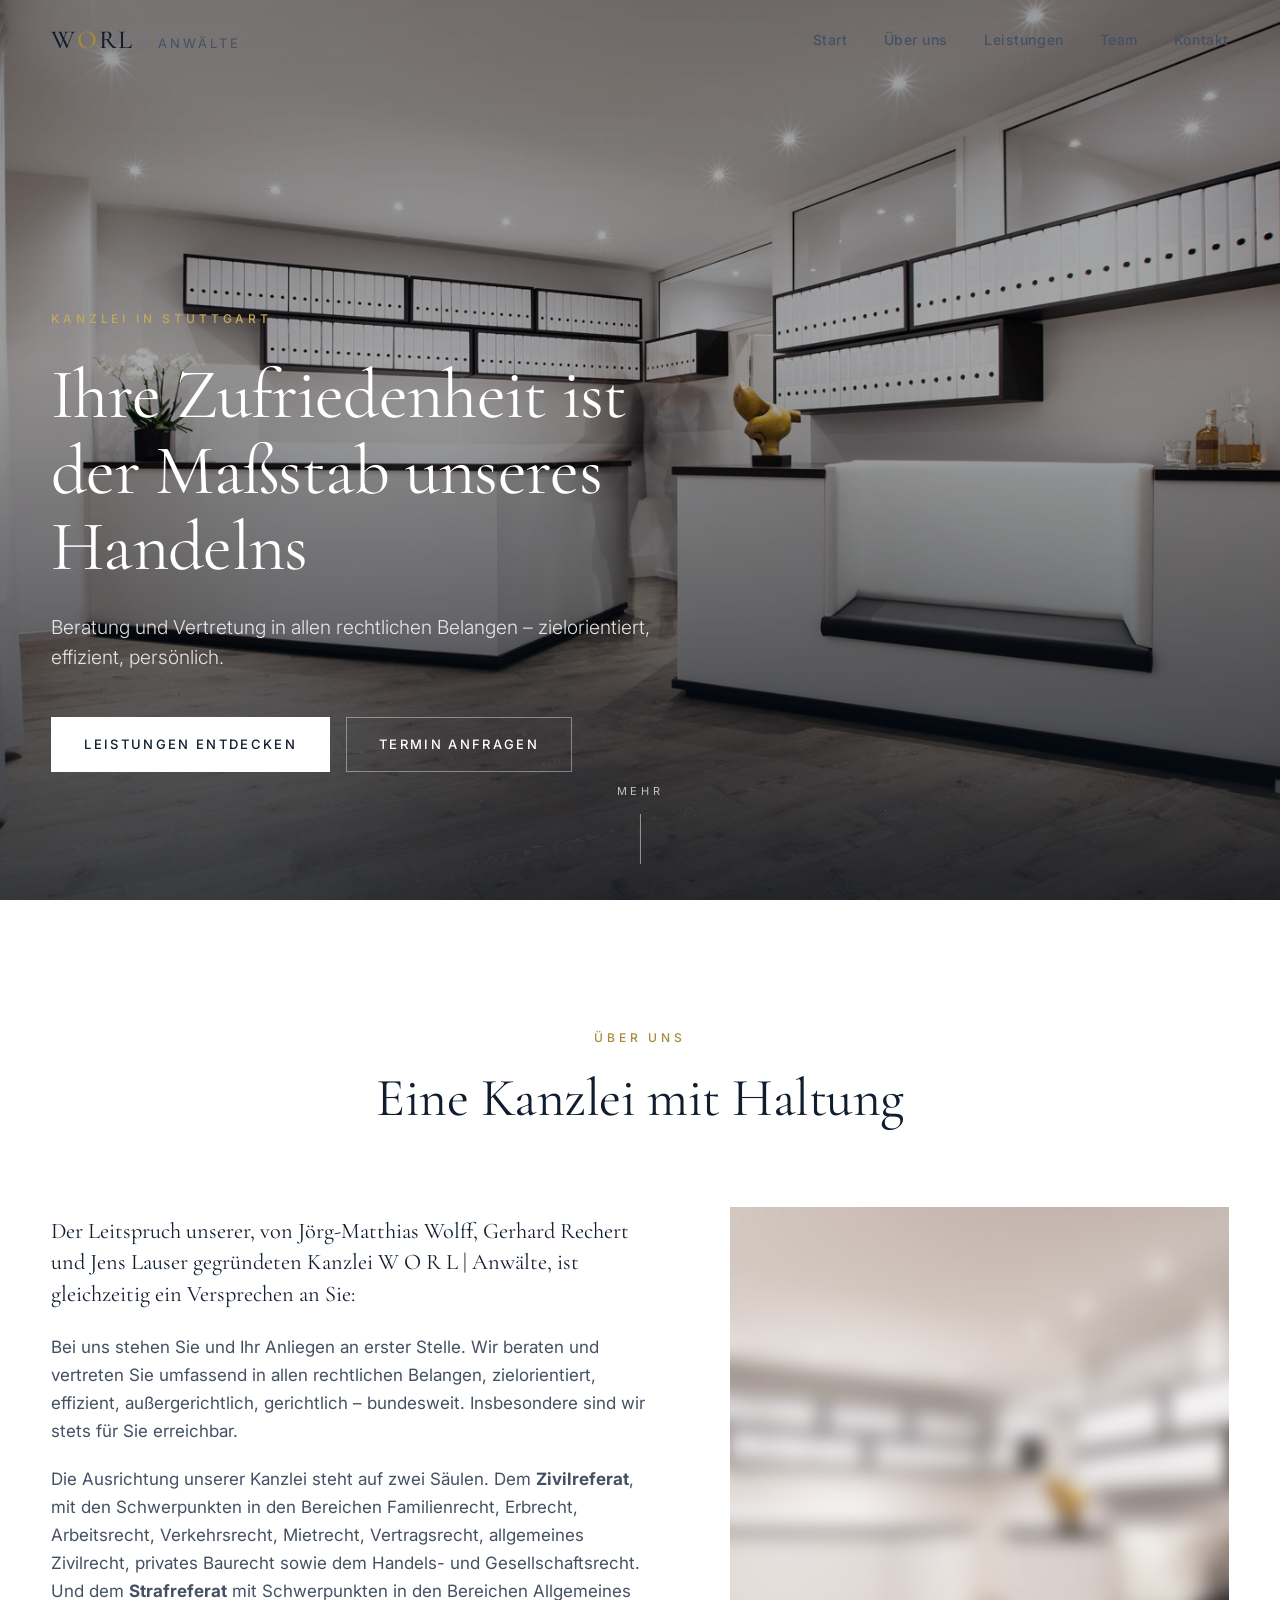
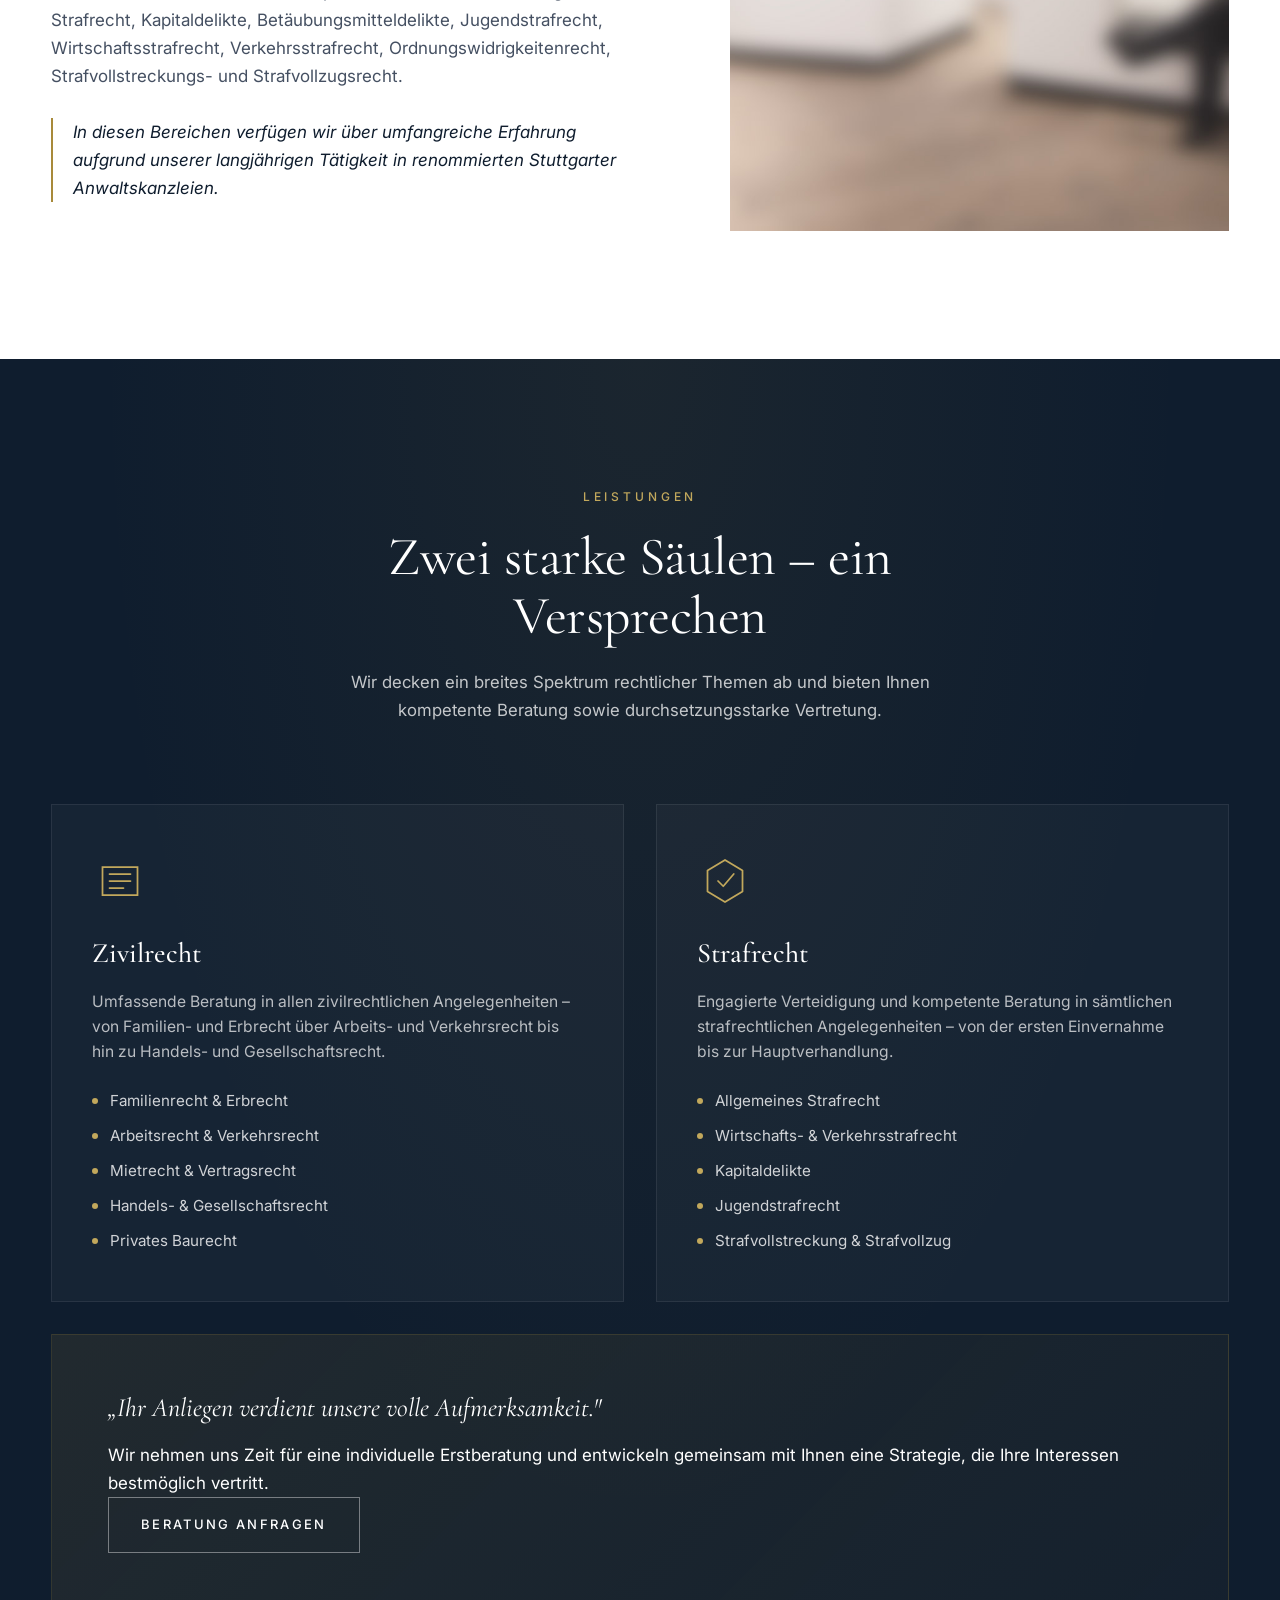
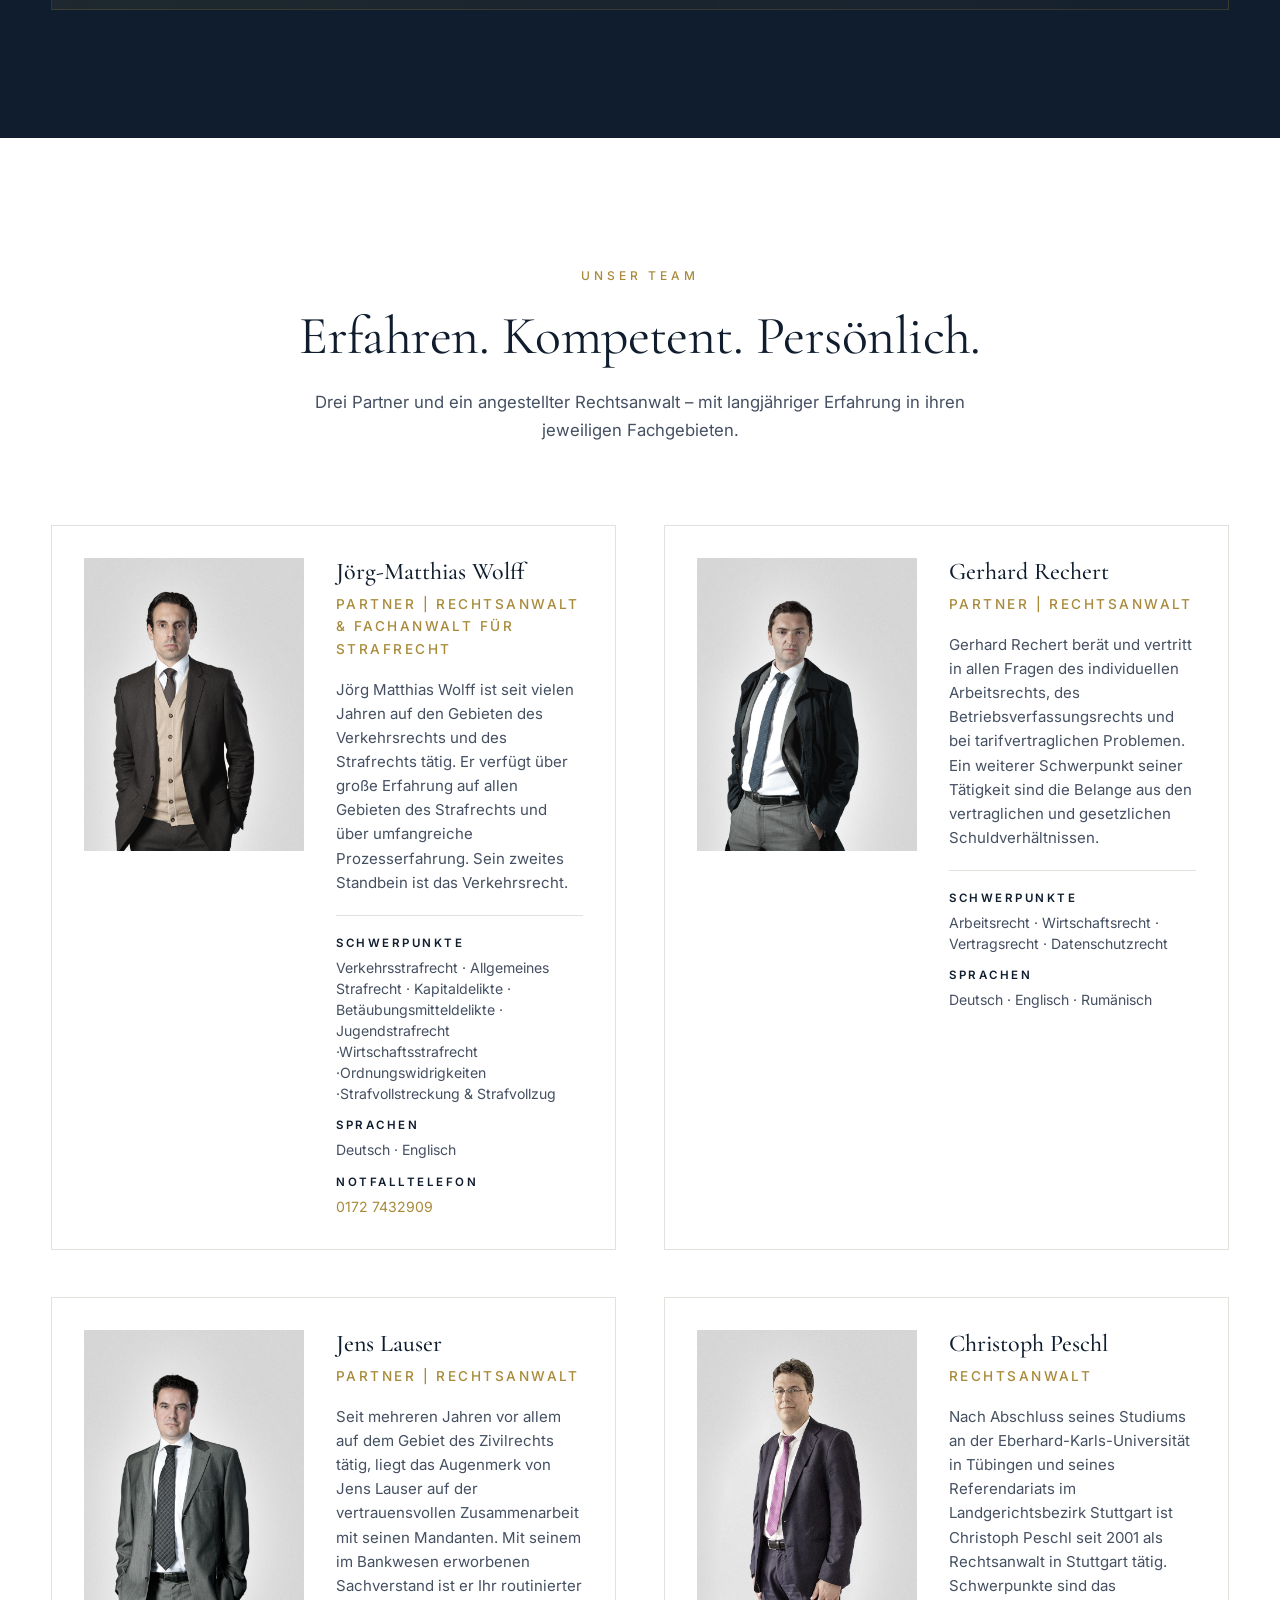
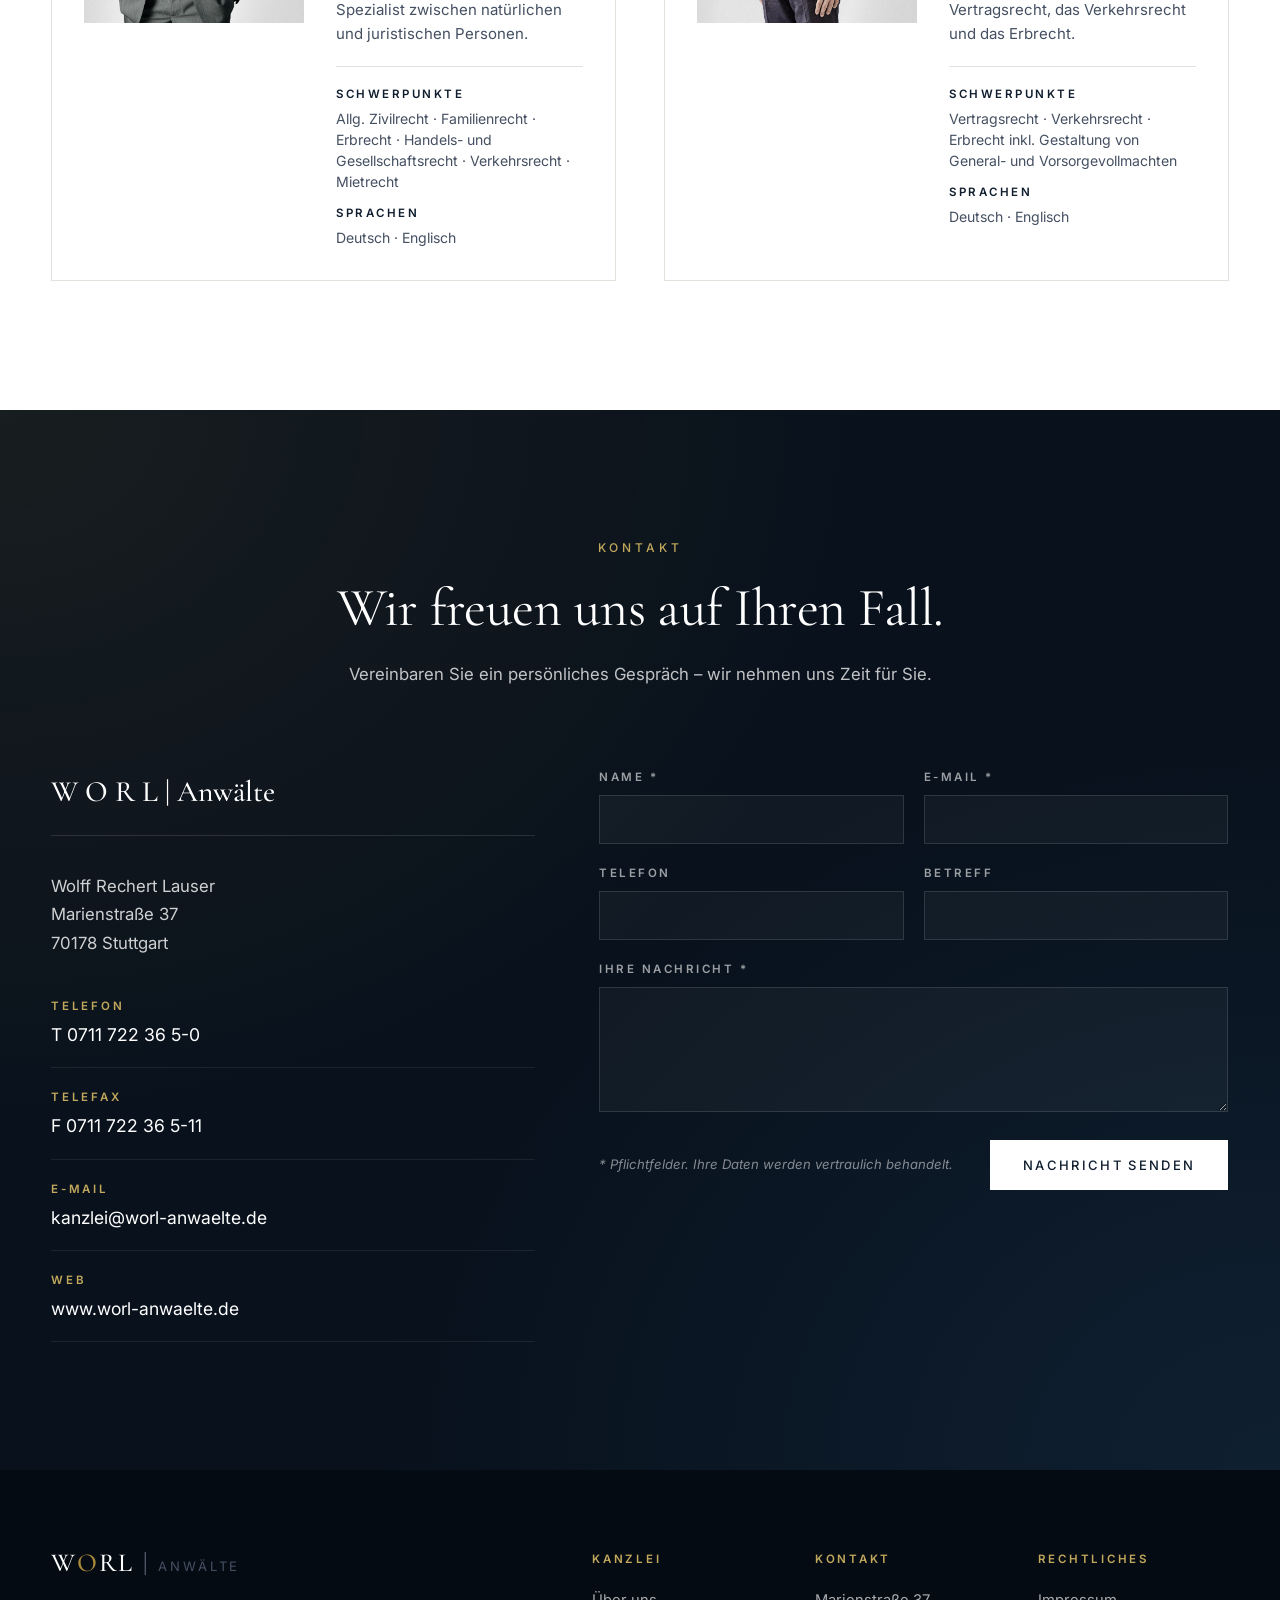
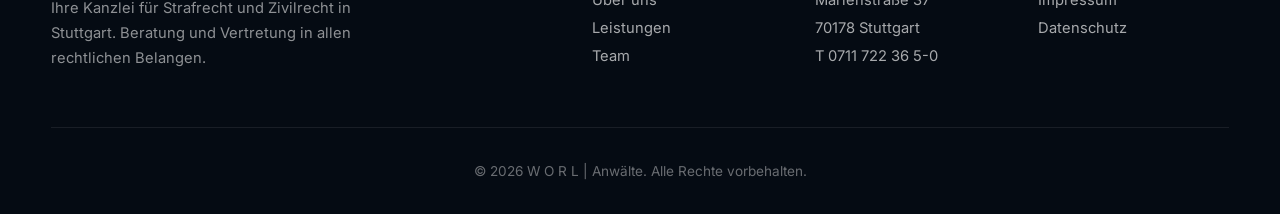
<file: website-1/index.html>
<!DOCTYPE html>
<html lang="de">
<head>
    <meta charset="UTF-8">
    <meta name="viewport" content="width=device-width, initial-scale=1.0">
    <meta name="description" content="W O R L | Anwälte – Ihre Kanzlei für Strafrecht und Zivilrecht in Stuttgart. Beratung und Vertretung in allen rechtlichen Belangen.">
    <title>W O R L | Anwälte – Ihre Kanzlei in Stuttgart</title>
    <link rel="preconnect" href="https://fonts.googleapis.com">
    <link rel="preconnect" href="https://fonts.gstatic.com" crossorigin>
    <link href="https://fonts.googleapis.com/css2?family=Cormorant+Garamond:wght@300;400;500;600;700&family=Inter:wght@300;400;500;600;700&display=swap" rel="stylesheet">
    <link rel="stylesheet" href="styles.css">
</head>
<body>
    <!-- Navigation -->
    <header class="header" id="header">
        <div class="header-inner">
            <a href="#home" class="logo">
                <span class="logo-w">W</span><span class="logo-o">O</span><span class="logo-r">R</span><span class="logo-l">L</span>
                <span class="logo-sep">|</span>
                <span class="logo-sub">Anwälte</span>
            </a>
            <nav class="nav" id="nav">
                <a href="#home" class="nav-link">Start</a>
                <a href="#ueber-uns" class="nav-link">Über uns</a>
                <a href="#leistungen" class="nav-link">Leistungen</a>
                <a href="#team" class="nav-link">Team</a>
                <a href="#kontakt" class="nav-link">Kontakt</a>
            </nav>
            <button class="nav-toggle" id="nav-toggle" aria-label="Menü öffnen">
                <span></span>
                <span></span>
                <span></span>
            </button>
        </div>
    </header>

    <!-- Hero Section -->
    <section class="hero" id="home">
        <div class="hero-image">
            <img src="../Images/Office1.jpg" alt="Kanzlei W O R L in Stuttgart">
        </div>
        <div class="hero-overlay"></div>
        <div class="hero-content">
            <p class="hero-eyebrow">Kanzlei in Stuttgart</p>
            <h1 class="hero-title">Ihre Zufriedenheit ist der Maßstab unseres Handelns</h1>
            <p class="hero-sub">Beratung und Vertretung in allen rechtlichen Belangen – zielorientiert, effizient, persönlich.</p>
            <div class="hero-actions">
                <a href="#leistungen" class="btn btn-primary">Leistungen entdecken</a>
                <a href="#kontakt" class="btn btn-ghost">Termin anfragen</a>
            </div>
        </div>
        <div class="hero-scroll">
            <span>Mehr</span>
            <div class="hero-scroll-line"></div>
        </div>
    </section>

    <!-- Über uns -->
    <section class="section section-about" id="ueber-uns">
        <div class="container">
            <div class="section-header">
                <p class="section-eyebrow">Über uns</p>
                <h2 class="section-title">Eine Kanzlei mit Haltung</h2>
            </div>
            <div class="about-grid">
                <div class="about-text">
                    <p class="lead">
                        Der Leitspruch unserer, von Jörg-Matthias Wolff, Gerhard Rechert und Jens Lauser gegründeten Kanzlei W O R L | Anwälte, ist gleichzeitig ein Versprechen an Sie:
                    </p>
                    <p>
                        Bei uns stehen Sie und Ihr Anliegen an erster Stelle. Wir beraten und vertreten Sie umfassend in allen rechtlichen Belangen, zielorientiert, effizient, außergerichtlich, gerichtlich – bundesweit. Insbesondere sind wir stets für Sie erreichbar.
                    </p>
                    <p>
                        Die Ausrichtung unserer Kanzlei steht auf zwei Säulen. Dem <strong>Zivilreferat</strong>, mit den Schwerpunkten in den Bereichen Familienrecht, Erbrecht, Arbeitsrecht, Verkehrsrecht, Mietrecht, Vertragsrecht, allgemeines Zivilrecht, privates Baurecht sowie dem Handels- und Gesellschaftsrecht. Und dem <strong>Strafreferat</strong> mit Schwerpunkten in den Bereichen Allgemeines Strafrecht, Kapitaldelikte, Betäubungsmitteldelikte, Jugendstrafrecht, Wirtschaftsstrafrecht, Verkehrsstrafrecht, Ordnungswidrigkeitenrecht, Strafvollstreckungs- und Strafvollzugsrecht.
                    </p>
                    <p class="about-italic">
                        In diesen Bereichen verfügen wir über umfangreiche Erfahrung aufgrund unserer langjährigen Tätigkeit in renommierten Stuttgarter Anwaltskanzleien.
                    </p>
                </div>
                <div class="about-image">
                    <img src="../Images/Officeblurred.jpg" alt="Kanzleiräume">
                </div>
            </div>
        </div>
    </section>

    <!-- Leistungen -->
    <section class="section section-services" id="leistungen">
        <div class="container">
            <div class="section-header section-header-light">
                <p class="section-eyebrow">Leistungen</p>
                <h2 class="section-title">Zwei starke Säulen – ein Versprechen</h2>
                <p class="section-sub">Wir decken ein breites Spektrum rechtlicher Themen ab und bieten Ihnen kompetente Beratung sowie durchsetzungsstarke Vertretung.</p>
            </div>
            <div class="services-grid">
                <div class="service-card">
                    <div class="service-icon">
                        <svg viewBox="0 0 64 64" fill="none" xmlns="http://www.w3.org/2000/svg">
                            <path d="M12 16h40v32H12z" stroke="currentColor" stroke-width="2"/>
                            <path d="M20 24h24M20 32h24M20 40h16" stroke="currentColor" stroke-width="2" stroke-linecap="round"/>
                        </svg>
                    </div>
                    <h3>Zivilrecht</h3>
                    <p>Umfassende Beratung in allen zivilrechtlichen Angelegenheiten – von Familien- und Erbrecht über Arbeits- und Verkehrsrecht bis hin zu Handels- und Gesellschaftsrecht.</p>
                    <ul>
                        <li>Familienrecht &amp; Erbrecht</li>
                        <li>Arbeitsrecht &amp; Verkehrsrecht</li>
                        <li>Mietrecht &amp; Vertragsrecht</li>
                        <li>Handels- &amp; Gesellschaftsrecht</li>
                        <li>Privates Baurecht</li>
                    </ul>
                </div>
                <div class="service-card">
                    <div class="service-icon">
                        <svg viewBox="0 0 64 64" fill="none" xmlns="http://www.w3.org/2000/svg">
                            <path d="M32 8l20 12v24L32 56 12 44V20z" stroke="currentColor" stroke-width="2" stroke-linejoin="round"/>
                            <path d="M24 32l6 6 12-14" stroke="currentColor" stroke-width="2" stroke-linecap="round" stroke-linejoin="round"/>
                        </svg>
                    </div>
                    <h3>Strafrecht</h3>
                    <p>Engagierte Verteidigung und kompetente Beratung in sämtlichen strafrechtlichen Angelegenheiten – von der ersten Einvernahme bis zur Hauptverhandlung.</p>
                    <ul>
                        <li>Allgemeines Strafrecht</li>
                        <li>Wirtschafts- &amp; Verkehrsstrafrecht</li>
                        <li>Kapitaldelikte</li>
                        <li>Jugendstrafrecht</li>
                        <li>Strafvollstreckung &amp; Strafvollzug</li>
                    </ul>
                </div>
                <div class="service-card service-card-wide">
                    <div class="service-highlight">
                        <p class="service-tagline">„Ihr Anliegen verdient unsere volle Aufmerksamkeit."</p>
                        <p>Wir nehmen uns Zeit für eine individuelle Erstberatung und entwickeln gemeinsam mit Ihnen eine Strategie, die Ihre Interessen bestmöglich vertritt.</p>
                        <a href="#kontakt" class="btn btn-outline">Beratung anfragen</a>
                    </div>
                </div>
            </div>
        </div>
    </section>

    <!-- Team -->
    <section class="section section-team" id="team">
        <div class="container">
            <div class="section-header">
                <p class="section-eyebrow">Unser Team</p>
                <h2 class="section-title">Erfahren. Kompetent. Persönlich.</h2>
                <p class="section-sub">Drei Partner und ein angestellter Rechtsanwalt – mit langjähriger Erfahrung in ihren jeweiligen Fachgebieten.</p>
            </div>
            <div class="team-grid">
                <!-- Wolff -->
                <article class="team-card">
                    <div class="team-photo">
                        <img src="../Images/Wolff.jpg" alt="Jörg-Matthias Wolff">
                    </div>
                    <div class="team-info">
                        <h3 class="team-name">Jörg-Matthias Wolff</h3>
                        <p class="team-role">Partner | Rechtsanwalt &amp; Fachanwalt für Strafrecht</p>
                        <p class="team-bio">
                            Jörg Matthias Wolff ist seit vielen Jahren auf den Gebieten des Verkehrsrechts und des Strafrechts tätig. Er verfügt über große Erfahrung auf allen Gebieten des Strafrechts und über umfangreiche Prozesserfahrung. Sein zweites Standbein ist das Verkehrsrecht.
                        </p>
                        <div class="team-details">
                            <div class="team-detail">
                                <h4>Schwerpunkte</h4>
                                <p>Verkehrsstrafrecht · Allgemeines Strafrecht · Kapitaldelikte · Betäubungsmitteldelikte · Jugendstrafrecht ·Wirtschaftsstrafrecht ·Ordnungswidrigkeiten ·Strafvollstreckung &amp; Strafvollzug</p>
                            </div>
                            <div class="team-detail">
                                <h4>Sprachen</h4>
                                <p>Deutsch · Englisch</p>
                            </div>
                            <div class="team-detail">
                                <h4>Notfalltelefon</h4>
                                <p><a href="tel:+491727432909">0172 7432909</a></p>
                            </div>
                        </div>
                    </div>
                </article>

                <!-- Rechert -->
                <article class="team-card">
                    <div class="team-photo">
                        <img src="../Images/Rechert.jpg" alt="Gerhard Rechert">
                    </div>
                    <div class="team-info">
                        <h3 class="team-name">Gerhard Rechert</h3>
                        <p class="team-role">Partner | Rechtsanwalt</p>
                        <p class="team-bio">
                            Gerhard Rechert berät und vertritt in allen Fragen des individuellen Arbeitsrechts, des Betriebsverfassungsrechts und bei tarifvertraglichen Problemen. Ein weiterer Schwerpunkt seiner Tätigkeit sind die Belange aus den vertraglichen und gesetzlichen Schuldverhältnissen.
                        </p>
                        <div class="team-details">
                            <div class="team-detail">
                                <h4>Schwerpunkte</h4>
                                <p>Arbeitsrecht · Wirtschaftsrecht · Vertragsrecht · Datenschutzrecht</p>
                            </div>
                            <div class="team-detail">
                                <h4>Sprachen</h4>
                                <p>Deutsch · Englisch · Rumänisch</p>
                            </div>
                        </div>
                    </div>
                </article>

                <!-- Lauser -->
                <article class="team-card">
                    <div class="team-photo">
                        <img src="../Images/Lauser.jpg" alt="Jens Lauser">
                    </div>
                    <div class="team-info">
                        <h3 class="team-name">Jens Lauser</h3>
                        <p class="team-role">Partner | Rechtsanwalt</p>
                        <p class="team-bio">
                            Seit mehreren Jahren vor allem auf dem Gebiet des Zivilrechts tätig, liegt das Augenmerk von Jens Lauser auf der vertrauensvollen Zusammenarbeit mit seinen Mandanten. Mit seinem im Bankwesen erworbenen Sachverstand ist er Ihr routinierter Spezialist zwischen natürlichen und juristischen Personen.
                        </p>
                        <div class="team-details">
                            <div class="team-detail">
                                <h4>Schwerpunkte</h4>
                                <p>Allg. Zivilrecht · Familienrecht · Erbrecht · Handels- und Gesellschaftsrecht · Verkehrsrecht · Mietrecht</p>
                            </div>
                            <div class="team-detail">
                                <h4>Sprachen</h4>
                                <p>Deutsch · Englisch</p>
                            </div>
                        </div>
                    </div>
                </article>

                <!-- Peschl -->
                <article class="team-card">
                    <div class="team-photo">
                        <img src="../Images/Peschl.jpg" alt="Christoph Peschl">
                    </div>
                    <div class="team-info">
                        <h3 class="team-name">Christoph Peschl</h3>
                        <p class="team-role">Rechtsanwalt</p>
                        <p class="team-bio">
                            Nach Abschluss seines Studiums an der Eberhard-Karls-Universität in Tübingen und seines Referendariats im Landgerichtsbezirk Stuttgart ist Christoph Peschl seit 2001 als Rechtsanwalt in Stuttgart tätig. Schwerpunkte sind das Vertragsrecht, das Verkehrsrecht und das Erbrecht.
                        </p>
                        <div class="team-details">
                            <div class="team-detail">
                                <h4>Schwerpunkte</h4>
                                <p>Vertragsrecht · Verkehrsrecht · Erbrecht inkl. Gestaltung von General- und Vorsorgevollmachten</p>
                            </div>
                            <div class="team-detail">
                                <h4>Sprachen</h4>
                                <p>Deutsch · Englisch</p>
                            </div>
                        </div>
                    </div>
                </article>
            </div>
        </div>
    </section>

    <!-- Kontakt -->
    <section class="section section-contact" id="kontakt">
        <div class="container">
            <div class="section-header section-header-light">
                <p class="section-eyebrow">Kontakt</p>
                <h2 class="section-title">Wir freuen uns auf Ihren Fall.</h2>
                <p class="section-sub">Vereinbaren Sie ein persönliches Gespräch – wir nehmen uns Zeit für Sie.</p>
            </div>
            <div class="contact-grid">
                <div class="contact-info">
                    <div class="contact-block">
                        <h3>W O R L | Anwälte</h3>
                        <p class="contact-firm">Wolff Rechert Lauser<br>Marienstraße 37<br>70178 Stuttgart</p>
                    </div>
                    <div class="contact-block">
                        <a href="tel:+497117223650" class="contact-item">
                            <span class="contact-label">Telefon</span>
                            <span class="contact-value">T 0711 722 36 5-0</span>
                        </a>
                        <a href="fax:+4971172236511" class="contact-item">
                            <span class="contact-label">Telefax</span>
                            <span class="contact-value">F 0711 722 36 5-11</span>
                        </a>
                        <a href="mailto:kanzlei@worl-anwaelte.de" class="contact-item">
                            <span class="contact-label">E-Mail</span>
                            <span class="contact-value">kanzlei@worl-anwaelte.de</span>
                        </a>
                        <a href="https://worl-anwaelte.de" class="contact-item">
                            <span class="contact-label">Web</span>
                            <span class="contact-value">www.worl-anwaelte.de</span>
                        </a>
                    </div>
                </div>
                <form class="contact-form" id="contact-form" novalidate>
                    <div class="form-row">
                        <div class="form-field">
                            <label for="name">Name *</label>
                            <input type="text" id="name" name="name" required>
                        </div>
                        <div class="form-field">
                            <label for="email">E-Mail *</label>
                            <input type="email" id="email" name="email" required>
                        </div>
                    </div>
                    <div class="form-row">
                        <div class="form-field">
                            <label for="phone">Telefon</label>
                            <input type="tel" id="phone" name="phone">
                        </div>
                        <div class="form-field">
                            <label for="subject">Betreff</label>
                            <input type="text" id="subject" name="subject">
                        </div>
                    </div>
                    <div class="form-field">
                        <label for="message">Ihre Nachricht *</label>
                        <textarea id="message" name="message" rows="5" required></textarea>
                    </div>
                    <div class="form-foot">
                        <p class="form-hint">* Pflichtfelder. Ihre Daten werden vertraulich behandelt.</p>
                        <button type="submit" class="btn btn-primary">Nachricht senden</button>
                    </div>
                    <div class="form-success" id="form-success" hidden>
                        <p>Vielen Dank für Ihre Nachricht. Wir melden uns in Kürze bei Ihnen.</p>
                    </div>
                </form>
            </div>
        </div>
    </section>

    <!-- Footer -->
    <footer class="footer">
        <div class="container">
            <div class="footer-top">
                <div class="footer-brand">
                    <a href="#home" class="logo logo-light">
                        <span class="logo-w">W</span><span class="logo-o">O</span><span class="logo-r">R</span><span class="logo-l">L</span>
                        <span class="logo-sep">|</span>
                        <span class="logo-sub">Anwälte</span>
                    </a>
                    <p>Ihre Kanzlei für Strafrecht und Zivilrecht in Stuttgart. Beratung und Vertretung in allen rechtlichen Belangen.</p>
                </div>
                <div class="footer-cols">
                    <div class="footer-col">
                        <h4>Kanzlei</h4>
                        <a href="#ueber-uns">Über uns</a>
                        <a href="#leistungen">Leistungen</a>
                        <a href="#team">Team</a>
                    </div>
                    <div class="footer-col">
                        <h4>Kontakt</h4>
                        <p>Marienstraße 37<br>70178 Stuttgart</p>
                        <p>T 0711 722 36 5-0</p>
                    </div>
                    <div class="footer-col">
                        <h4>Rechtliches</h4>
                        <a href="impressum.html">Impressum</a>
                        <a href="datenschutz.html">Datenschutz</a>
                    </div>
                </div>
            </div>
            <div class="footer-bottom">
                <p>&copy; <span id="year"></span> W O R L | Anwälte. Alle Rechte vorbehalten.</p>
            </div>
        </div>
    </footer>

    <script src="script.js"></script>
</body>
</html>
</file>
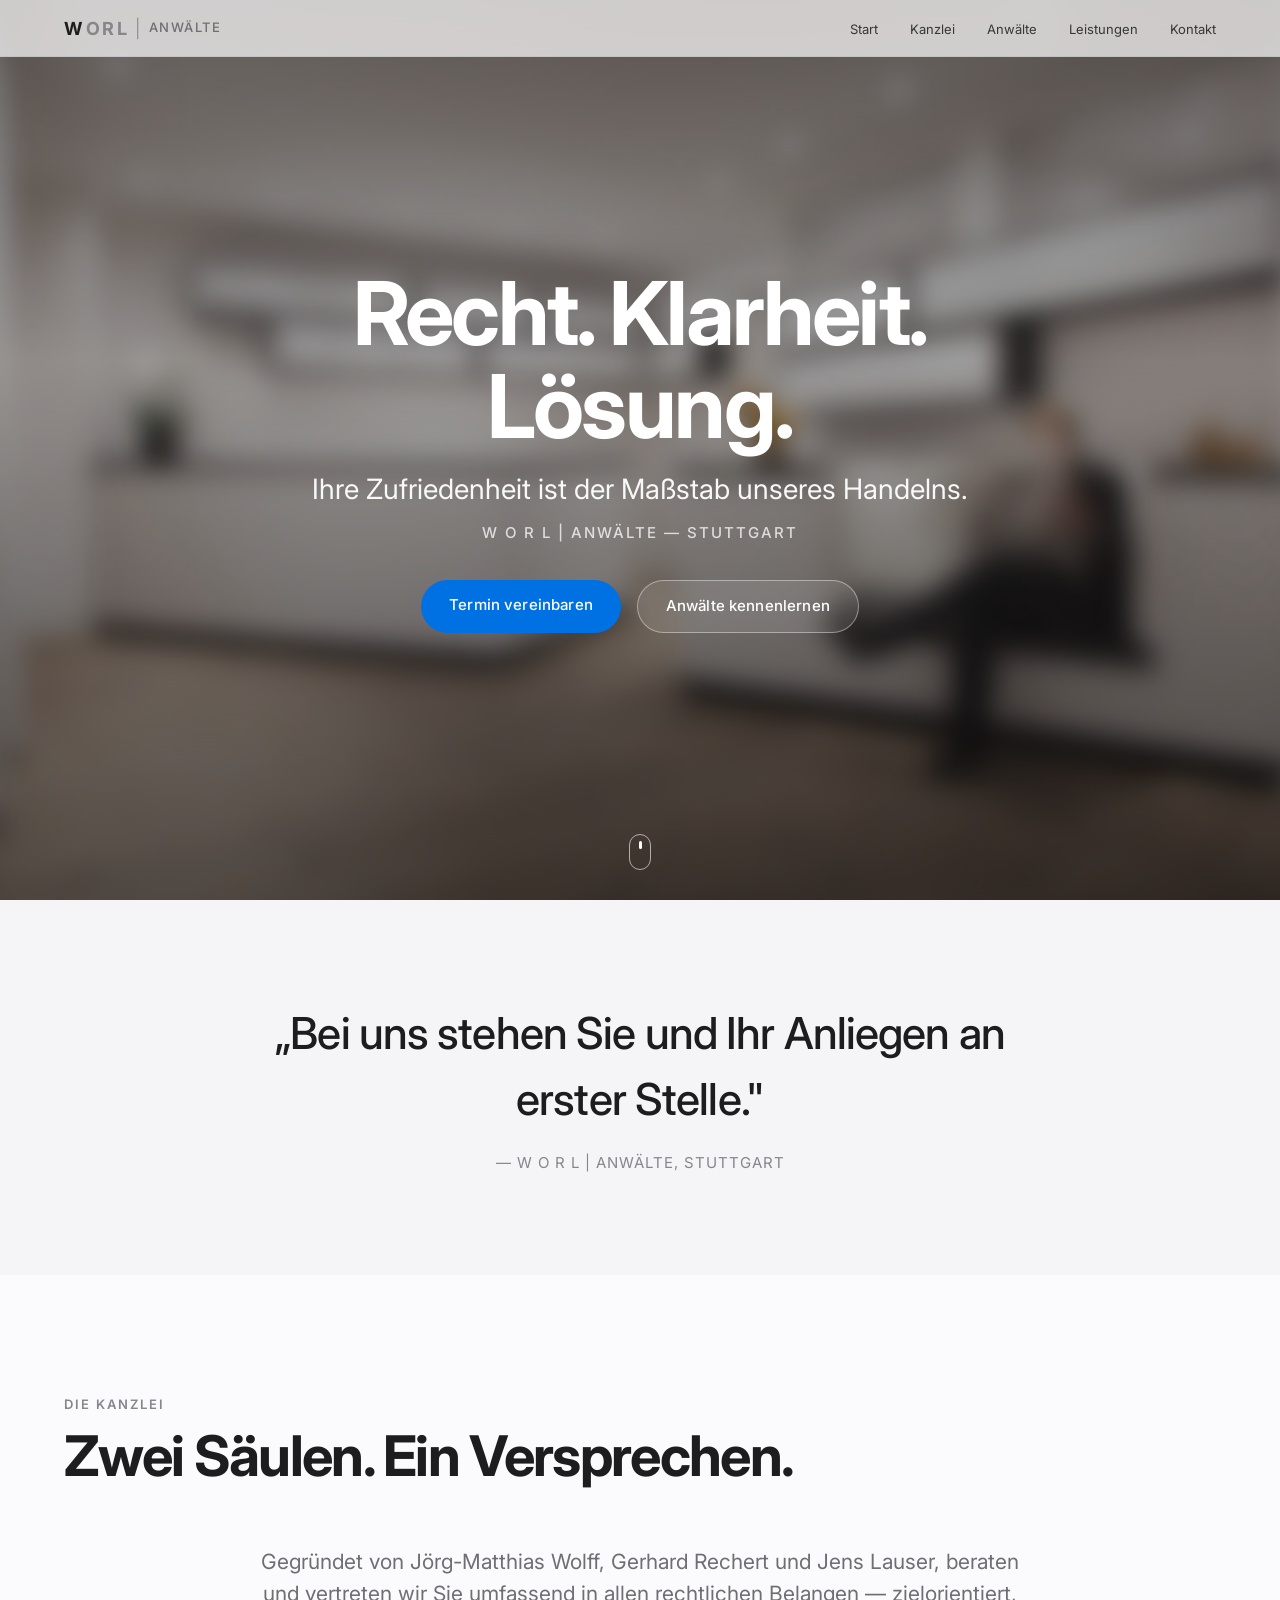
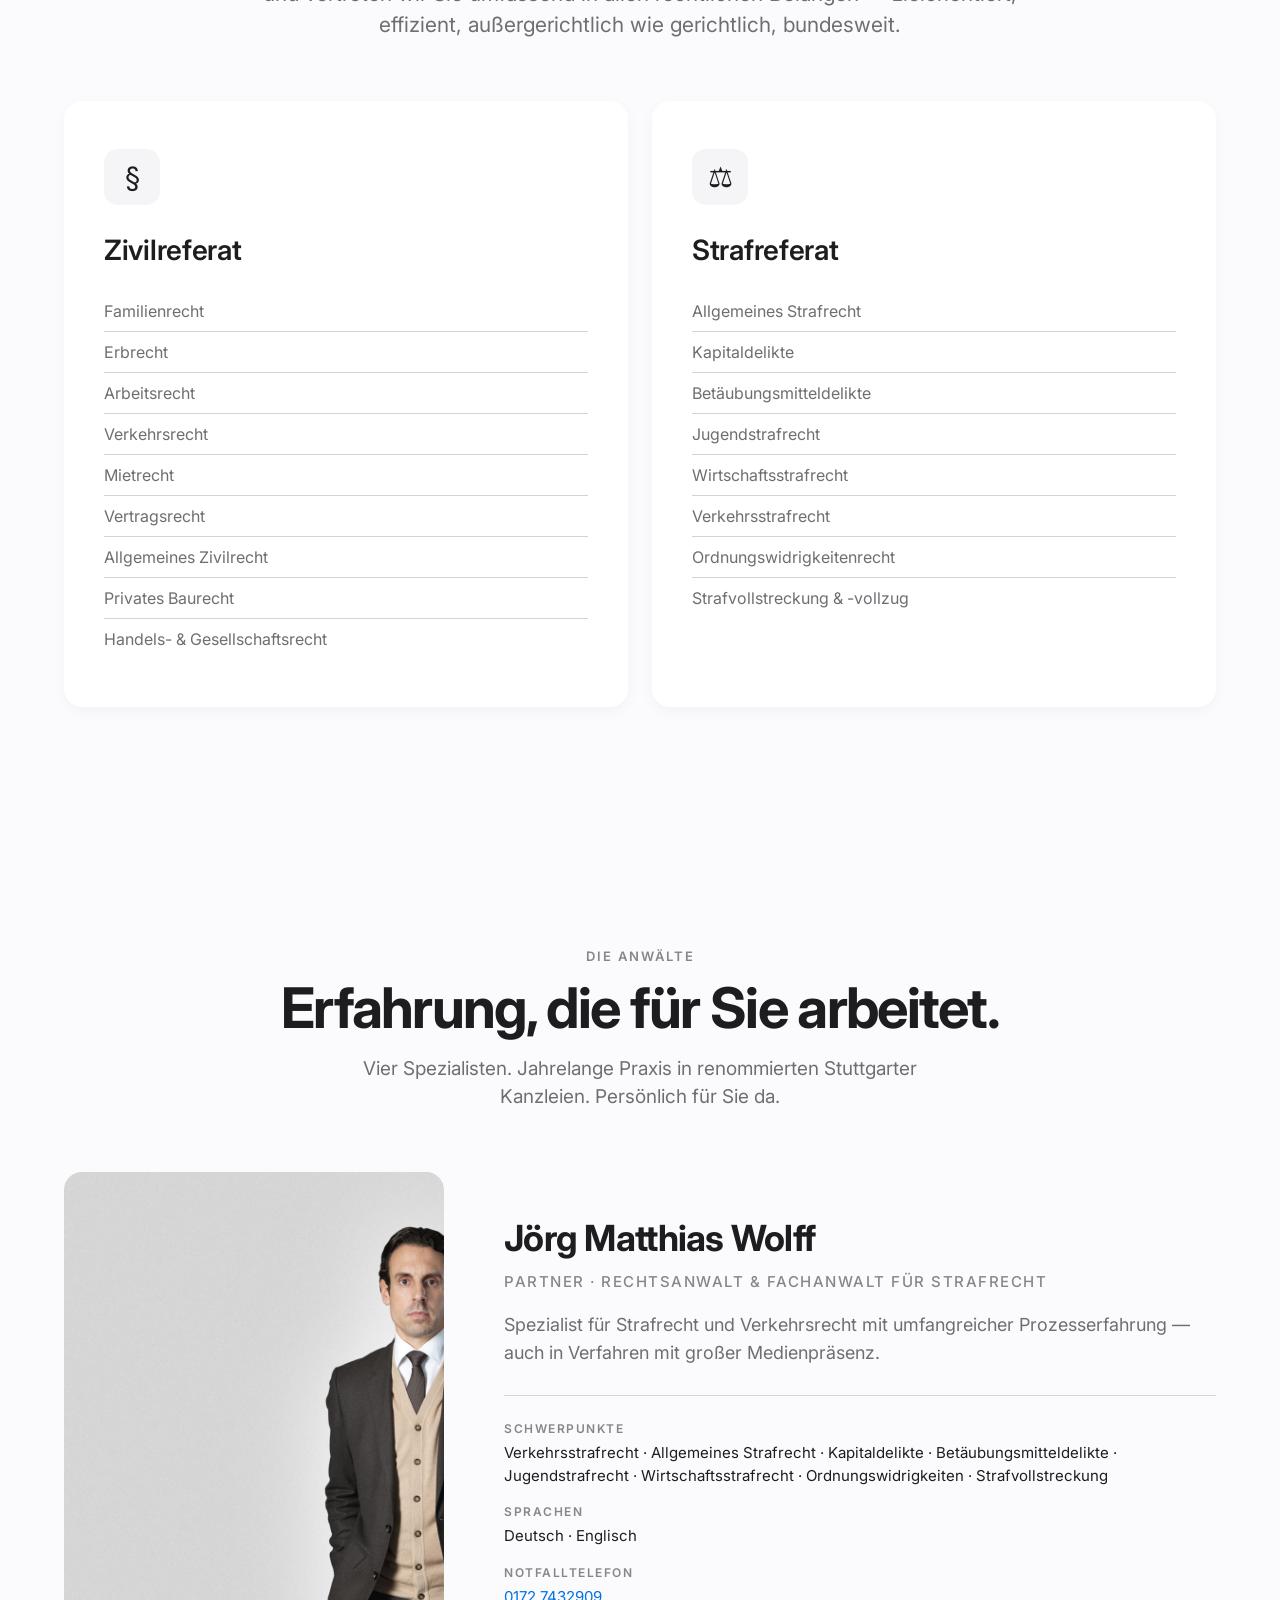
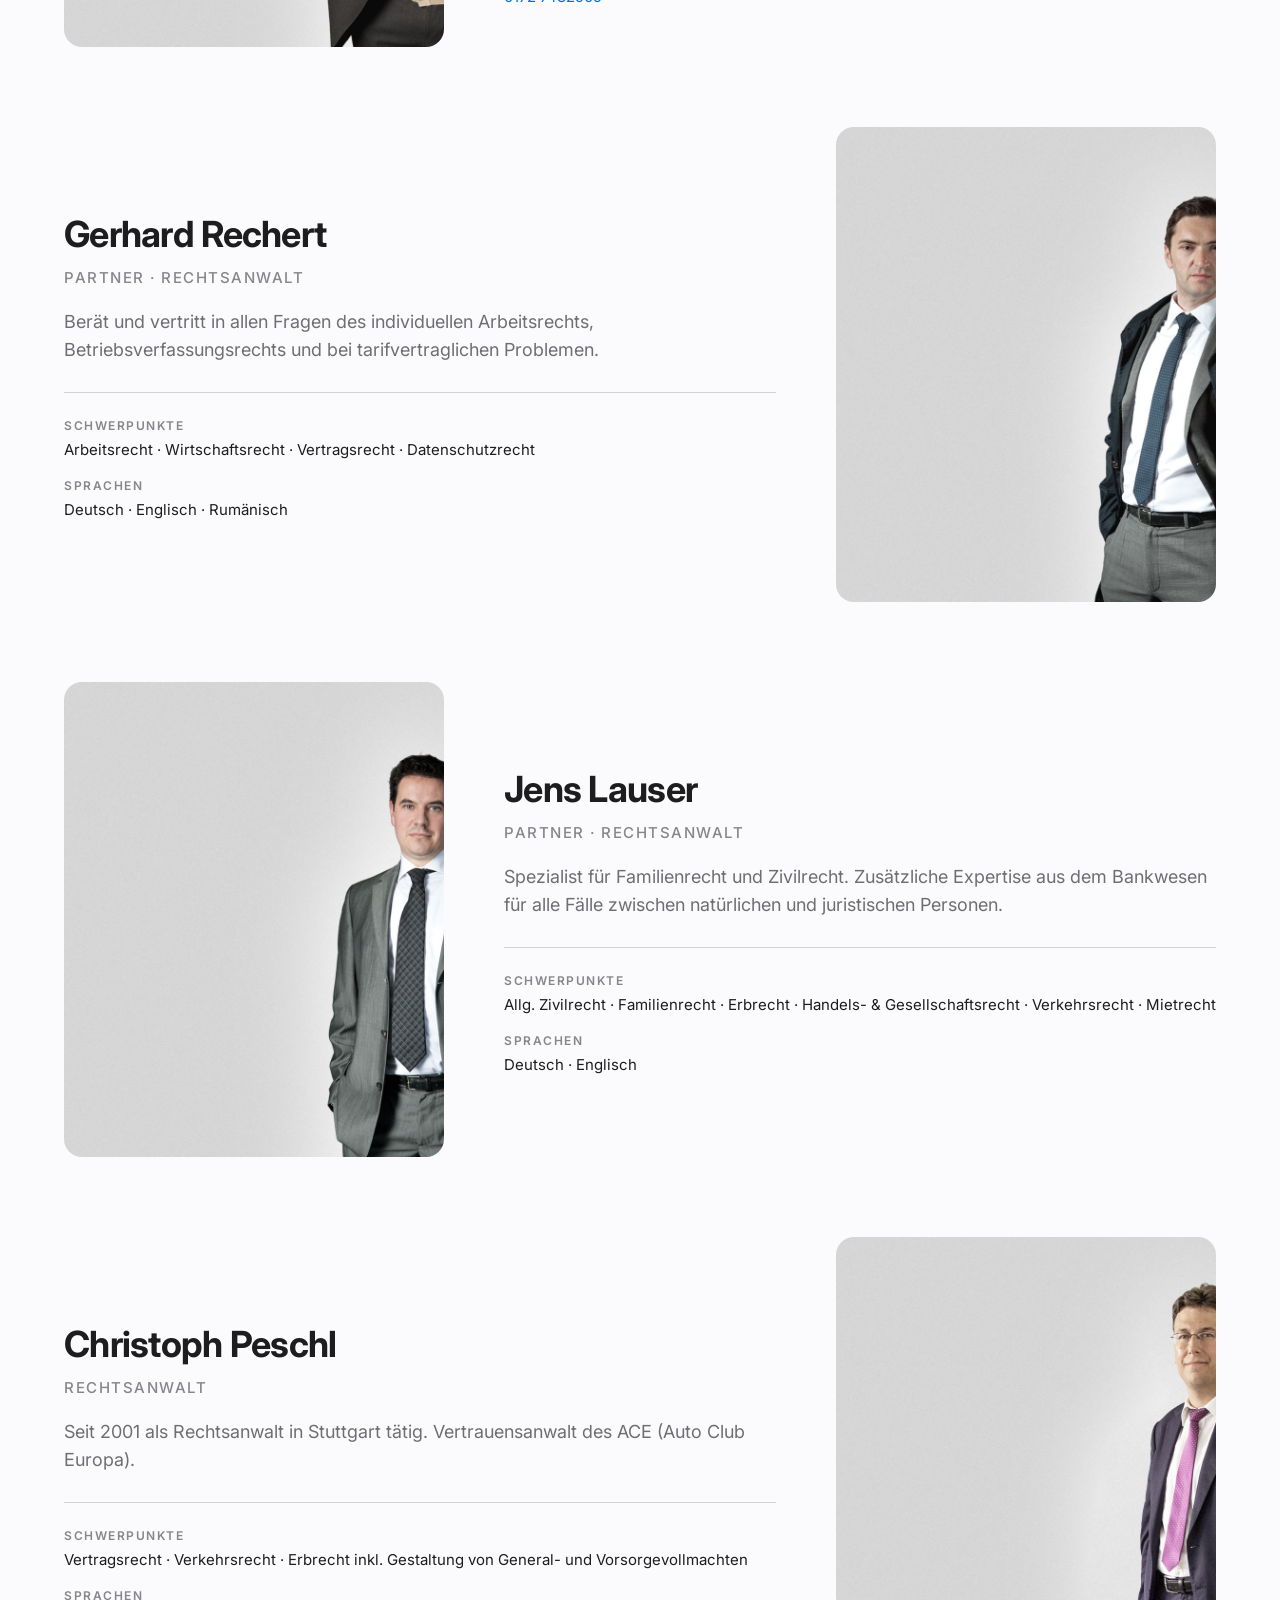
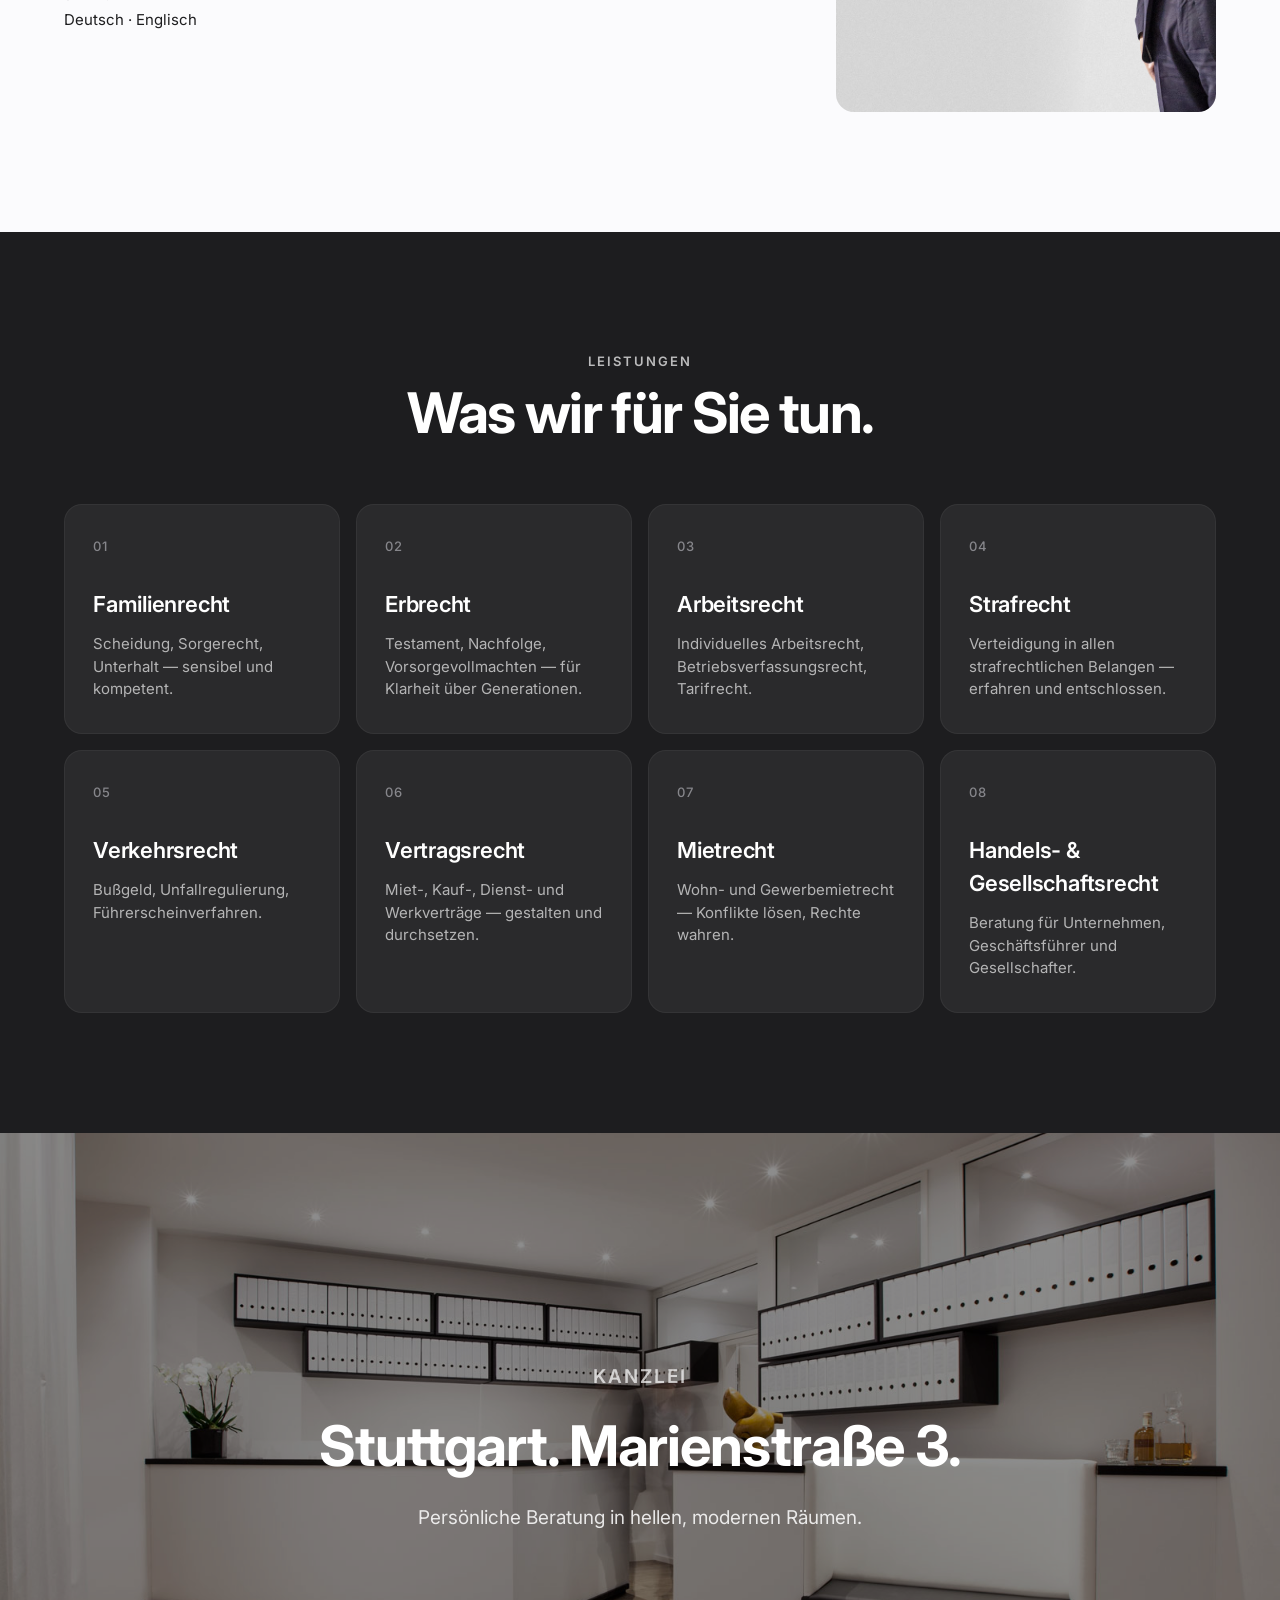
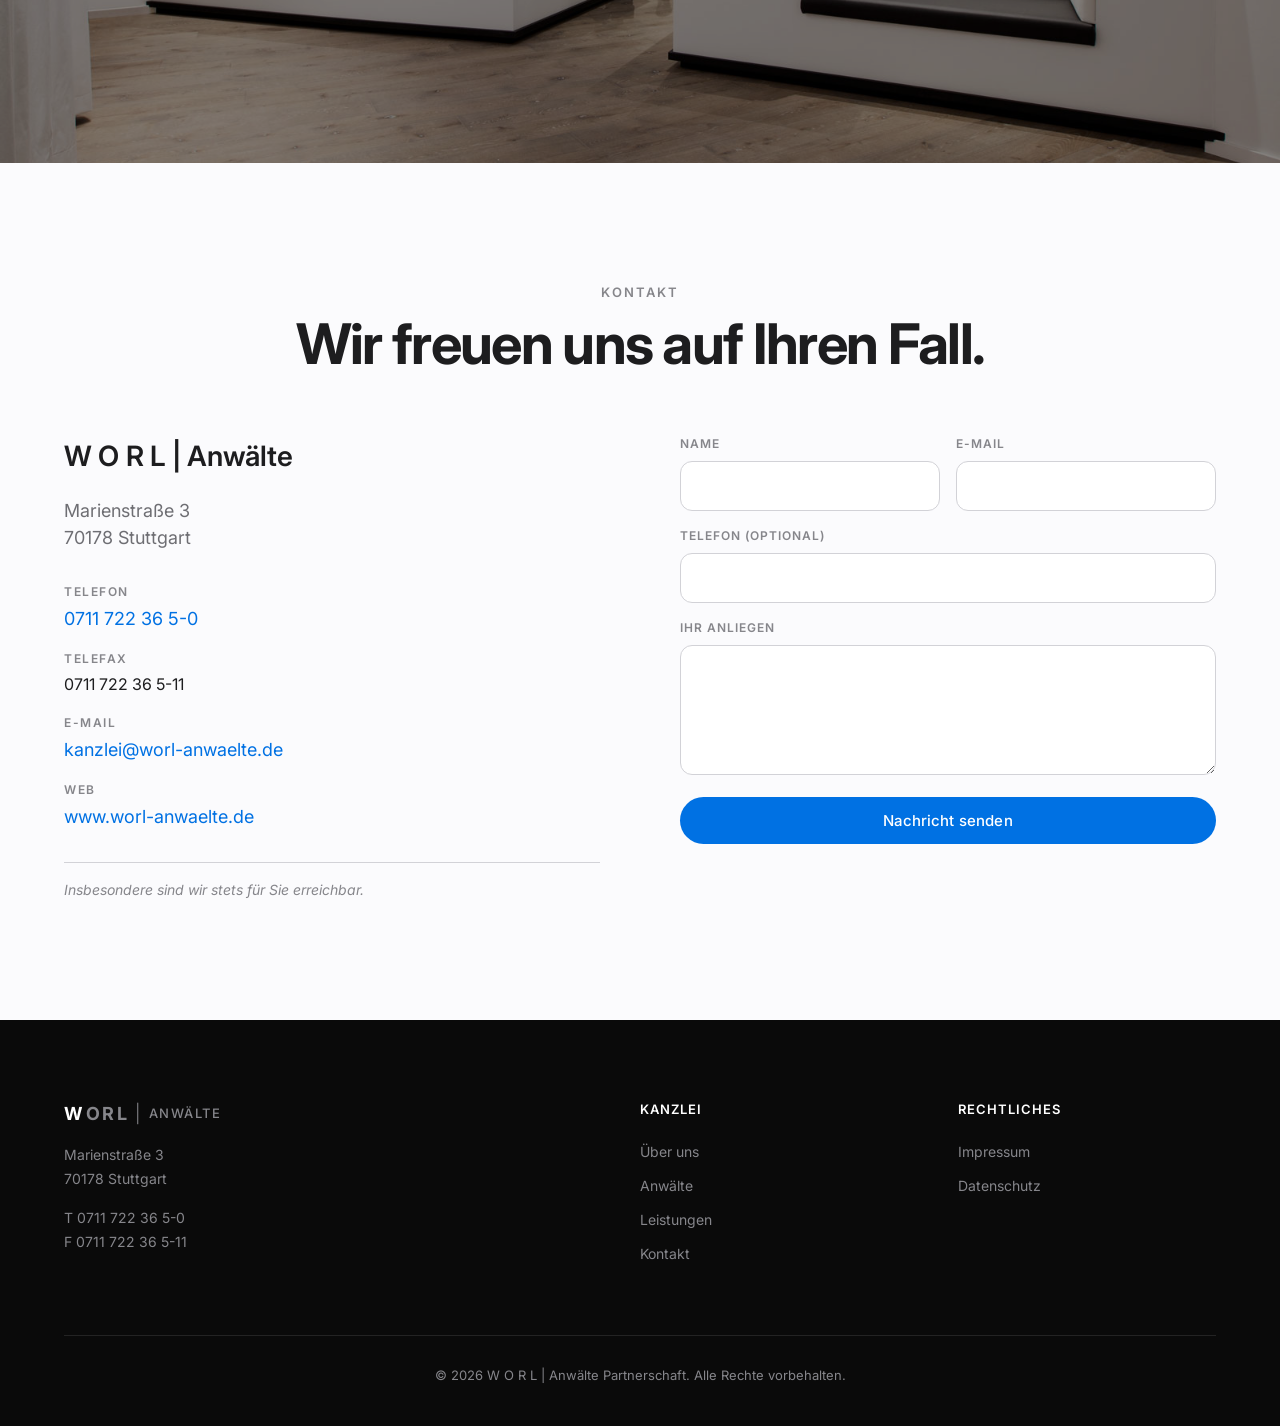
<file: website-2/index.html>
<!DOCTYPE html>
<html lang="de">
<head>
    <meta charset="UTF-8">
    <meta name="viewport" content="width=device-width, initial-scale=1.0">
    <title>WORL | Anwälte — Kompetenz. Vertrauen. Ergebnisse.</title>
    <meta name="description" content="W O R L | Anwälte — Ihre Rechtsanwälte in Stuttgart. Familienrecht, Erbrecht, Strafrecht, Arbeitsrecht und mehr.">
    <link rel="stylesheet" href="styles.css">
    <link rel="preconnect" href="https://fonts.googleapis.com">
    <link rel="preconnect" href="https://fonts.gstatic.com" crossorigin>
    <link href="https://fonts.googleapis.com/css2?family=Inter:wght@300;400;500;600;700;800&display=swap" rel="stylesheet">
</head>
<body>
    <!-- Navigation -->
    <nav class="nav" id="nav">
        <div class="nav-container">
            <a href="#home" class="nav-logo">
                <span class="logo-w">W</span><span class="logo-o">O</span><span class="logo-r">R</span><span class="logo-l">L</span>
                <span class="logo-divider">|</span>
                <span class="logo-sub">ANWÄLTE</span>
            </a>
            <ul class="nav-links">
                <li><a href="#home">Start</a></li>
                <li><a href="#kanzlei">Kanzlei</a></li>
                <li><a href="#anwaelte">Anwälte</a></li>
                <li><a href="#leistungen">Leistungen</a></li>
                <li><a href="#kontakt">Kontakt</a></li>
            </ul>
            <button class="nav-toggle" id="navToggle" aria-label="Menü">
                <span></span><span></span><span></span>
            </button>
        </div>
    </nav>

    <!-- Hero -->
    <section class="hero" id="home">
        <div class="hero-bg">
            <img src="Officeblurred.jpg" alt="" aria-hidden="true">
            <div class="hero-overlay"></div>
        </div>
        <div class="hero-content">
            <h1 class="hero-title">Recht. Klarheit. Lösung.</h1>
            <p class="hero-sub">Ihre Zufriedenheit ist der Maßstab unseres Handelns.</p>
            <p class="hero-tag">W O R L | Anwälte — Stuttgart</p>
            <div class="hero-cta">
                <a href="#kontakt" class="btn btn-primary">Termin vereinbaren</a>
                <a href="#anwaelte" class="btn btn-secondary">Anwälte kennenlernen</a>
            </div>
        </div>
        <div class="scroll-indicator">
            <span></span>
        </div>
    </section>

    <!-- Philosophy / Quote -->
    <section class="section section-quote">
        <div class="container">
            <p class="quote">„Bei uns stehen Sie und Ihr Anliegen an erster Stelle."</p>
            <p class="quote-author">— W O R L | Anwälte, Stuttgart</p>
        </div>
    </section>

    <!-- Kanzlei -->
    <section class="section section-kanzlei" id="kanzlei">
        <div class="container">
            <div class="section-header">
                <p class="eyebrow">Die Kanzlei</p>
                <h2 class="section-title">Zwei Säulen. Ein Versprechen.</h2>
            </div>
            <p class="lead">
                Gegründet von Jörg-Matthias Wolff, Gerhard Rechert und Jens Lauser, beraten und vertreten wir Sie umfassend in allen rechtlichen Belangen — zielorientiert, effizient, außergerichtlich wie gerichtlich, bundesweit.
            </p>

            <div class="pillars">
                <div class="pillar">
                    <div class="pillar-icon">§</div>
                    <h3>Zivilreferat</h3>
                    <ul>
                        <li>Familienrecht</li>
                        <li>Erbrecht</li>
                        <li>Arbeitsrecht</li>
                        <li>Verkehrsrecht</li>
                        <li>Mietrecht</li>
                        <li>Vertragsrecht</li>
                        <li>Allgemeines Zivilrecht</li>
                        <li>Privates Baurecht</li>
                        <li>Handels- &amp; Gesellschaftsrecht</li>
                    </ul>
                </div>
                <div class="pillar">
                    <div class="pillar-icon">⚖</div>
                    <h3>Strafreferat</h3>
                    <ul>
                        <li>Allgemeines Strafrecht</li>
                        <li>Kapitaldelikte</li>
                        <li>Betäubungsmitteldelikte</li>
                        <li>Jugendstrafrecht</li>
                        <li>Wirtschaftsstrafrecht</li>
                        <li>Verkehrsstrafrecht</li>
                        <li>Ordnungswidrigkeitenrecht</li>
                        <li>Strafvollstreckung &amp; -vollzug</li>
                    </ul>
                </div>
            </div>
        </div>
    </section>

    <!-- Anwälte -->
    <section class="section section-anwaelte" id="anwaelte">
        <div class="container">
            <div class="section-header center">
                <p class="eyebrow">Die Anwälte</p>
                <h2 class="section-title">Erfahrung, die für Sie arbeitet.</h2>
                <p class="section-sub">Vier Spezialisten. Jahrelange Praxis in renommierten Stuttgarter Kanzleien. Persönlich für Sie da.</p>
            </div>

            <div class="lawyers">
                <article class="lawyer">
                    <div class="lawyer-photo">
                        <img src="Wolff.jpg" alt="Jörg Matthias Wolff">
                    </div>
                    <div class="lawyer-info">
                        <h3>Jörg Matthias Wolff</h3>
                        <p class="role">Partner · Rechtsanwalt &amp; Fachanwalt für Strafrecht</p>
                        <p class="bio">Spezialist für Strafrecht und Verkehrsrecht mit umfangreicher Prozesserfahrung — auch in Verfahren mit großer Medienpräsenz.</p>
                        <div class="lawyer-details">
                            <div>
                                <h4>Schwerpunkte</h4>
                                <p>Verkehrsstrafrecht · Allgemeines Strafrecht · Kapitaldelikte · Betäubungsmitteldelikte · Jugendstrafrecht · Wirtschaftsstrafrecht · Ordnungswidrigkeiten · Strafvollstreckung</p>
                            </div>
                            <div>
                                <h4>Sprachen</h4>
                                <p>Deutsch · Englisch</p>
                            </div>
                            <div>
                                <h4>Notfalltelefon</h4>
                                <p><a href="tel:+491727432909">0172 7432909</a></p>
                            </div>
                        </div>
                    </div>
                </article>

                <article class="lawyer reverse">
                    <div class="lawyer-photo">
                        <img src="Rechert.jpg" alt="Gerhard Rechert">
                    </div>
                    <div class="lawyer-info">
                        <h3>Gerhard Rechert</h3>
                        <p class="role">Partner · Rechtsanwalt</p>
                        <p class="bio">Berät und vertritt in allen Fragen des individuellen Arbeitsrechts, Betriebsverfassungsrechts und bei tarifvertraglichen Problemen.</p>
                        <div class="lawyer-details">
                            <div>
                                <h4>Schwerpunkte</h4>
                                <p>Arbeitsrecht · Wirtschaftsrecht · Vertragsrecht · Datenschutzrecht</p>
                            </div>
                            <div>
                                <h4>Sprachen</h4>
                                <p>Deutsch · Englisch · Rumänisch</p>
                            </div>
                        </div>
                    </div>
                </article>

                <article class="lawyer">
                    <div class="lawyer-photo">
                        <img src="Lauser.jpg" alt="Jens Lauser">
                    </div>
                    <div class="lawyer-info">
                        <h3>Jens Lauser</h3>
                        <p class="role">Partner · Rechtsanwalt</p>
                        <p class="bio">Spezialist für Familienrecht und Zivilrecht. Zusätzliche Expertise aus dem Bankwesen für alle Fälle zwischen natürlichen und juristischen Personen.</p>
                        <div class="lawyer-details">
                            <div>
                                <h4>Schwerpunkte</h4>
                                <p>Allg. Zivilrecht · Familienrecht · Erbrecht · Handels- &amp; Gesellschaftsrecht · Verkehrsrecht · Mietrecht</p>
                            </div>
                            <div>
                                <h4>Sprachen</h4>
                                <p>Deutsch · Englisch</p>
                            </div>
                        </div>
                    </div>
                </article>

                <article class="lawyer reverse">
                    <div class="lawyer-photo">
                        <img src="Peschl.jpg" alt="Christoph Peschl">
                    </div>
                    <div class="lawyer-info">
                        <h3>Christoph Peschl</h3>
                        <p class="role">Rechtsanwalt</p>
                        <p class="bio">Seit 2001 als Rechtsanwalt in Stuttgart tätig. Vertrauensanwalt des ACE (Auto Club Europa).</p>
                        <div class="lawyer-details">
                            <div>
                                <h4>Schwerpunkte</h4>
                                <p>Vertragsrecht · Verkehrsrecht · Erbrecht inkl. Gestaltung von General- und Vorsorgevollmachten</p>
                            </div>
                            <div>
                                <h4>Sprachen</h4>
                                <p>Deutsch · Englisch</p>
                            </div>
                        </div>
                    </div>
                </article>
            </div>
        </div>
    </section>

    <!-- Leistungen / Practice Areas (Grid) -->
    <section class="section section-leistungen" id="leistungen">
        <div class="container">
            <div class="section-header center">
                <p class="eyebrow light">Leistungen</p>
                <h2 class="section-title light">Was wir für Sie tun.</h2>
            </div>
            <div class="services-grid">
                <div class="service">
                    <div class="service-num">01</div>
                    <h3>Familienrecht</h3>
                    <p>Scheidung, Sorgerecht, Unterhalt — sensibel und kompetent.</p>
                </div>
                <div class="service">
                    <div class="service-num">02</div>
                    <h3>Erbrecht</h3>
                    <p>Testament, Nachfolge, Vorsorgevollmachten — für Klarheit über Generationen.</p>
                </div>
                <div class="service">
                    <div class="service-num">03</div>
                    <h3>Arbeitsrecht</h3>
                    <p>Individuelles Arbeitsrecht, Betriebsverfassungsrecht, Tarifrecht.</p>
                </div>
                <div class="service">
                    <div class="service-num">04</div>
                    <h3>Strafrecht</h3>
                    <p>Verteidigung in allen strafrechtlichen Belangen — erfahren und entschlossen.</p>
                </div>
                <div class="service">
                    <div class="service-num">05</div>
                    <h3>Verkehrsrecht</h3>
                    <p>Bußgeld, Unfallregulierung, Führerscheinverfahren.</p>
                </div>
                <div class="service">
                    <div class="service-num">06</div>
                    <h3>Vertragsrecht</h3>
                    <p>Miet-, Kauf-, Dienst- und Werkverträge — gestalten und durchsetzen.</p>
                </div>
                <div class="service">
                    <div class="service-num">07</div>
                    <h3>Mietrecht</h3>
                    <p>Wohn- und Gewerbemietrecht — Konflikte lösen, Rechte wahren.</p>
                </div>
                <div class="service">
                    <div class="service-num">08</div>
                    <h3>Handels- &amp; Gesellschaftsrecht</h3>
                    <p>Beratung für Unternehmen, Geschäftsführer und Gesellschafter.</p>
                </div>
            </div>
        </div>
    </section>

    <!-- Office / Banner -->
    <section class="banner">
        <div class="banner-bg">
            <img src="Office1.jpg" alt="">
        </div>
        <div class="banner-content">
            <p class="eyebrow light">Kanzlei</p>
            <h2>Stuttgart. Marienstraße 3.</h2>
            <p>Persönliche Beratung in hellen, modernen Räumen.</p>
        </div>
    </section>

    <!-- Kontakt -->
    <section class="section section-kontakt" id="kontakt">
        <div class="container">
            <div class="section-header center">
                <p class="eyebrow">Kontakt</p>
                <h2 class="section-title">Wir freuen uns auf Ihren Fall.</h2>
            </div>

            <div class="contact-grid">
                <div class="contact-info">
                    <h3>W O R L | Anwälte</h3>
                    <p class="address">Marienstraße 3<br>70178 Stuttgart</p>
                    <ul class="contact-list">
                        <li>
                            <span class="ci-label">Telefon</span>
                            <a href="tel:+497117223650">0711 722 36 5-0</a>
                        </li>
                        <li>
                            <span class="ci-label">Telefax</span>
                            <span>0711 722 36 5-11</span>
                        </li>
                        <li>
                            <span class="ci-label">E-Mail</span>
                            <a href="mailto:kanzlei@worl-anwaelte.de">kanzlei@worl-anwaelte.de</a>
                        </li>
                        <li>
                            <span class="ci-label">Web</span>
                            <a href="https://worl-anwaelte.de">www.worl-anwaelte.de</a>
                        </li>
                    </ul>
                    <p class="contact-note">Insbesondere sind wir stets für Sie erreichbar.</p>
                </div>

                <form class="contact-form" onsubmit="event.preventDefault(); alert('Vielen Dank — Ihre Nachricht wurde übermittelt.'); this.reset();">
                    <div class="form-row">
                        <div class="form-group">
                            <label for="name">Name</label>
                            <input id="name" type="text" required>
                        </div>
                        <div class="form-group">
                            <label for="email">E-Mail</label>
                            <input id="email" type="email" required>
                        </div>
                    </div>
                    <div class="form-group">
                        <label for="phone">Telefon (optional)</label>
                        <input id="phone" type="tel">
                    </div>
                    <div class="form-group">
                        <label for="message">Ihr Anliegen</label>
                        <textarea id="message" rows="5" required></textarea>
                    </div>
                    <button type="submit" class="btn btn-primary btn-full">Nachricht senden</button>
                </form>
            </div>
        </div>
    </section>

    <!-- Footer -->
    <footer class="footer">
        <div class="container">
            <div class="footer-grid">
                <div class="footer-brand">
                    <div class="footer-logo">
                        <span class="logo-w">W</span><span class="logo-o">O</span><span class="logo-r">R</span><span class="logo-l">L</span>
                        <span class="logo-divider">|</span>
                        <span class="logo-sub">ANWÄLTE</span>
                    </div>
                    <p>Marienstraße 3<br>70178 Stuttgart</p>
                    <p>T 0711 722 36 5-0<br>F 0711 722 36 5-11</p>
                </div>
                <div class="footer-col">
                    <h4>Kanzlei</h4>
                    <ul>
                        <li><a href="#kanzlei">Über uns</a></li>
                        <li><a href="#anwaelte">Anwälte</a></li>
                        <li><a href="#leistungen">Leistungen</a></li>
                        <li><a href="#kontakt">Kontakt</a></li>
                    </ul>
                </div>
                <div class="footer-col">
                    <h4>Rechtliches</h4>
                    <ul>
                        <li><a href="impressum.html">Impressum</a></li>
                        <li><a href="datenschutz.html">Datenschutz</a></li>
                    </ul>
                </div>
            </div>
            <div class="footer-bottom">
                <p>© 2026 W O R L | Anwälte Partnerschaft. Alle Rechte vorbehalten.</p>
            </div>
        </div>
    </footer>

    <script src="script.js"></script>
</body>
</html>
</file>
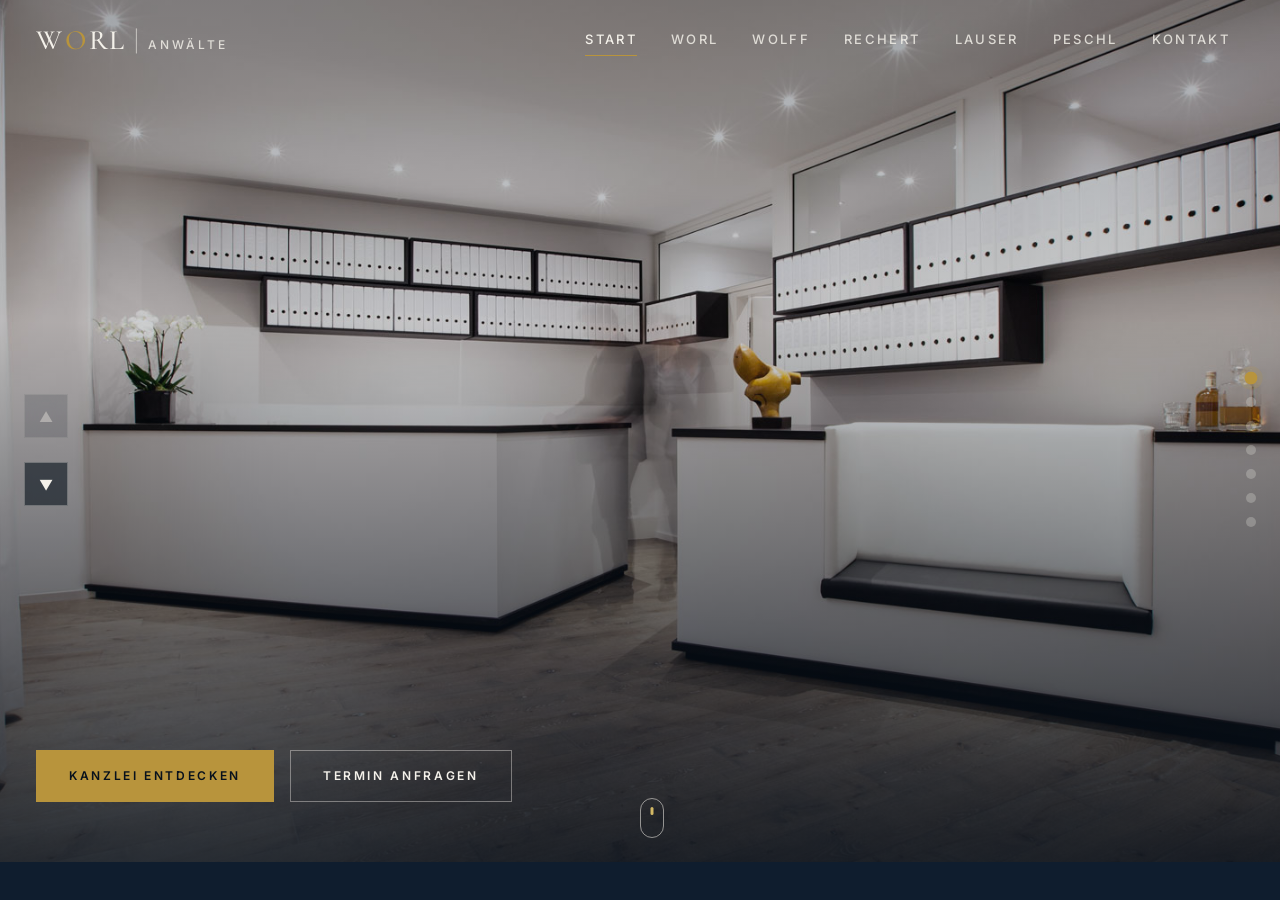
<file: website-3/index.html>
<!doctype html>
<html lang="de">
<head>
    <meta charset="utf-8">
    <meta name="viewport" content="width=device-width, initial-scale=1, viewport-fit=cover">
    <title>W O R L | Anwälte – Kanzlei in Stuttgart</title>
    <meta name="description" content="W O R L Anwälte – Jörg-Matthias Wolff, Gerhard Rechert, Jens Lauser. Kanzlei in Stuttgart für Strafrecht und Zivilrecht: Familienrecht, Erbrecht, Arbeitsrecht, Verkehrsrecht, Wirtschaftsstrafrecht und mehr.">
    <meta name="theme-color" content="#0f1d2e">

    <link rel="preconnect" href="https://fonts.googleapis.com">
    <link rel="preconnect" href="https://fonts.gstatic.com" crossorigin>
    <link href="https://fonts.googleapis.com/css2?family=Cormorant+Garamond:wght@300;400;500;600;700&family=Inter:wght@300;400;500;600;700&display=swap" rel="stylesheet">

    <link rel="stylesheet" href="styles.css">
</head>
<body>

    <!-- Letter animation (kept from original spirit) -->
    <div id="letters" aria-hidden="true">
        <img id="letter_w" src="data:image/svg+xml;utf8,<svg xmlns='http://www.w3.org/2000/svg' width='160' height='130'/>" alt="">
        <img id="letter_o" src="data:image/svg+xml;utf8,<svg xmlns='http://www.w3.org/2000/svg' width='160' height='130'/>" alt="">
        <img id="letter_r" src="data:image/svg+xml;utf8,<svg xmlns='http://www.w3.org/2000/svg' width='160' height='130'/>" alt="">
        <img id="letter_l" src="data:image/svg+xml;utf8,<svg xmlns='http://www.w3.org/2000/svg' width='160' height='130'/>" alt="">
    </div>

    <!-- Navigation -->
    <header id="header">
        <div class="header-inner">
            <a href="#start" class="logo" aria-label="W O R L Anwälte – Startseite">
                <span class="l-w">W</span><span class="l-sep">O</span><span class="l-w">R</span><span class="l-w">L</span>
                <span class="l-pipe">|</span>
                <span class="l-sub">Anwälte</span>
            </a>
            <button id="navToggle" class="nav-toggle" aria-controls="mainNav" aria-expanded="false" aria-label="Menü öffnen">
                <span></span><span></span><span></span>
            </button>
            <nav id="mainNav" class="main-nav" aria-label="Hauptnavigation">
                <ul>
                    <li><a class="nav-link" data-target="start">Start</a></li>
                    <li><a class="nav-link" data-target="worl">WORL</a></li>
                    <li><a class="nav-link" data-target="wolff">Wolff</a></li>
                    <li><a class="nav-link" data-target="rechert">Rechert</a></li>
                    <li><a class="nav-link" data-target="lauser">Lauser</a></li>
                    <li><a class="nav-link" data-target="peschl">Peschl</a></li>
                    <li><a class="nav-link" data-target="kontakt">Kontakt</a></li>
                </ul>
            </nav>
        </div>
    </header>

    <!-- Sections -->
    <main id="stage">

        <section id="start" class="page page-start" data-bg="Office1.jpg">
            <div class="page-bg" style="background-image:url('Office1.jpg')"></div>
            <div class="page-inner">
                <div class="start-actions">
                    <a class="btn btn-primary" data-target="worl">Kanzlei entdecken</a>
                    <a class="btn btn-ghost" data-target="kontakt">Termin anfragen</a>
                </div>
                <div class="scroll-hint" aria-hidden="true"><span></span></div>
            </div>
        </section>

        <section id="worl" class="page page-worl" data-bg="Officeblurred.jpg">
            <div class="page-bg" style="background-image:url('Officeblurred.jpg')"></div>
            <article class="page-inner container">
                <div class="box-left">
                    <p class="eyebrow">Über die Kanzlei</p>
                    <h1>Ihre Zufriedenheit ist der <br>Maßstab unseres Handelns</h1>
                    <p>Der Leitspruch unserer, von Jörg-Matthias Wolff, Gerhard Rechert und Jens Lauser gegründeten Kanzlei <strong>W O R L | Anwälte</strong>, ist gleichzeitig ein Versprechen an Sie: Bei uns stehen Sie und Ihr Anliegen an erster Stelle. Wir beraten und vertreten Sie umfassend in allen rechtlichen Belangen, zielorientiert, effizient, außergerichtlich, gerichtlich – bundesweit. Insbesondere sind wir stets für Sie erreichbar.</p>
                    <p>Die Ausrichtung unserer Kanzlei steht auf zwei Säulen. Dem <strong>Zivilreferat</strong>, mit den Schwerpunkten in den Bereichen Familienrecht, Erbrecht, Arbeitsrecht, Verkehrsrecht, Mietrecht, Vertragsrecht, allgemeines Zivilrecht, privates Baurecht sowie dem Handels- und Gesellschaftsrecht – und dem <strong>Strafreferat</strong> mit Schwerpunkten in den Bereichen Allgemeines Strafrecht, Kapitaldelikte, Betäubungsmitteldelikte, Jugendstrafrecht, Wirtschaftsstrafrecht, Verkehrsstrafrecht, Ordnungswidrigkeitenrecht, Strafvollstreckungs- und Strafvollzugsrecht.</p>
                    <p>In diesen Bereichen verfügen wir über umfangreiche Erfahrung aufgrund unserer langjährigen Tätigkeit in renommierten Stuttgarter Anwaltskanzleien.</p>
                </div>
            </article>
        </section>

        <section id="wolff" class="page page-lawyer" data-bg="Wolff.jpg">
            <div class="page-bg" style="background-image:url('Wolff.jpg')"></div>
            <article class="page-inner container">
                <div class="box-left">
                    <p class="eyebrow">Partner</p>
                    <h1>Jörg-Matthias Wolff</h1>
                    <p class="role"><strong>Partner | Rechtsanwalt &amp; Fachanwalt für Strafrecht</strong></p>
                    <p>Jörg-Matthias Wolff ist seit vielen Jahren auf den Gebieten des Verkehrsrechts und des Strafrechts tätig. Er verfügt über große Erfahrung auf allen Gebieten des Strafrechts und über umfangreiche Prozesserfahrung. Von seinem großen Erfahrungsschatz auf diesem Gebiet, den er aufgrund einer Vielzahl von Verfahren mit teils großer Medienpräsenz erworben hat, können auch Sie profitieren. In der sehr belastenden Situation eines gegen Sie geführten Strafverfahrens arbeitet er eng mit Ihnen zusammen an der optimalen Lösung, ob außergerichtlich oder vor Gericht. Das zweite Standbein seiner Tätigkeit stellt das Verkehrsrecht mit allen seinen Facetten dar, in dem er ebenfalls über einen großen Erfahrungsschatz verfügt.</p>
                    <p>Das Studium der Rechtswissenschaften absolvierte er in Mainz und München, wo er ebenfalls sein Referendariat ableistete. Vor der Gründung von W O R L | Anwälte war er bereits mehrere Jahre in der renommierten Kanzlei seines Vaters Wolff Kiesswetter und Kollegen und der Kanzlei Bauer Wolff &amp; Coll. tätig.</p>
                </div>
                <aside class="box-right">
                    <h2>Schwerpunkte</h2>
                    <ul>
                        <li>Verkehrsstrafrecht</li>
                        <li>Allgemeines Strafrecht</li>
                        <li>Kapitaldelikte</li>
                        <li>Betäubungsmitteldelikte</li>
                        <li>Jugendstrafrecht</li>
                        <li>Wirtschaftsstrafrecht</li>
                        <li>Ordnungswidrigkeiten</li>
                        <li>Strafvollstreckungs- und Strafvollzugsrecht</li>
                    </ul>
                    <h2>Mitgliedschaften</h2>
                    <ul>
                        <li>Deutscher Anwaltverein</li>
                        <li>Anwaltverein Stuttgart</li>
                        <li>Arbeitsgemeinschaft Strafrecht im DAV</li>
                    </ul>
                    <h2>Sprachen</h2>
                    <ul>
                        <li>Deutsch</li>
                        <li>Englisch</li>
                    </ul>
                    <h2>Notfalltelefon</h2>
                    <p class="phone-big"><a href="tel:+491727432909">0172 7432909</a></p>
                </aside>
            </article>
        </section>

        <section id="rechert" class="page page-lawyer" data-bg="Rechert.jpg">
            <div class="page-bg" style="background-image:url('Rechert.jpg')"></div>
            <article class="page-inner container">
                <div class="box-left">
                    <p class="eyebrow">Partner</p>
                    <h1>Gerhard Rechert</h1>
                    <p class="role"><strong>Partner | Rechtsanwalt</strong></p>
                    <p>Gerhard Rechert berät und vertritt in allen Fragen des individuellen Arbeitsrechts, des Betriebsverfassungsrechts und bei tarifvertraglichen Problemen. Seine Tätigkeit erstreckt sich von der Beratung bei Vertragsverhandlungen, bei betrieblichen Auseinandersetzungen bis zur Vertretung vor den Arbeitsgerichten. Ebenso unterstützt er Personal- und Rechtsabteilungen in allen arbeitsrechtlichen Fragestellungen.</p>
                    <p>Ein weiterer Schwerpunkt seiner Tätigkeit sind die Belange aus den vertraglichen und gesetzlichen Schuldverhältnissen, insbesondere aus dem Kaufrecht, Werk- und Dienstvertragsrecht sowie aus dem Datenschutzrecht. Hier gestaltet Gerhard Rechert Verträge und vertritt seine Mandanten bei der außergerichtlichen, aber auch gerichtlichen Durchsetzung und Abwehr von Ansprüchen.</p>
                    <p>Zu seinen Mandanten zählen mittelständische Unternehmen aller Branchen, Geschäftsführer, leitende Angestellte und Privatpersonen.</p>
                    <p>Das Studium der Rechtswissenschaften absolvierte Gerhard Rechert an der Eberhard Karls Universität Tübingen mit dem Schwerpunkt Handels- und Gesellschaftsrecht. Anschließend folgte das Referendariat am Landgericht Stuttgart.</p>
                </div>
                <aside class="box-right">
                    <h2>Schwerpunkte</h2>
                    <ul>
                        <li>Arbeitsrecht</li>
                        <li>Wirtschaftsrecht</li>
                        <li>Vertragsrecht</li>
                        <li>Datenschutzrecht</li>
                    </ul>
                    <h2>Mitgliedschaften</h2>
                    <ul>
                        <li>Deutscher Anwaltverein</li>
                        <li>Anwaltverein Stuttgart</li>
                    </ul>
                    <h2>Sprachen</h2>
                    <ul>
                        <li>Deutsch</li>
                        <li>Englisch</li>
                        <li>Rumänisch</li>
                    </ul>
                </aside>
            </article>
        </section>

        <section id="lauser" class="page page-lawyer" data-bg="Lauser.jpg">
            <div class="page-bg" style="background-image:url('Lauser.jpg')"></div>
            <article class="page-inner container">
                <div class="box-left">
                    <p class="eyebrow">Partner</p>
                    <h1>Jens Lauser</h1>
                    <p class="role"><strong>Partner | Rechtsanwalt</strong></p>
                    <p>Seit mehreren Jahren vor allem auf dem Gebiet des Zivilrechts tätig, liegt das Augenmerk von Jens Lauser auf der vertrauensvollen Zusammenarbeit mit seinen Mandanten. Die in der Arbeitsgemeinschaft Familienrecht erworbenen zusätzlichen Kenntnisse ermöglichen Jens Lauser eine umfassende Beratung in seinem Spezialgebiet Familienrecht.</p>
                    <p>Verbunden mit einem im Bankwesen erworbenen Sachverstand ist Jens Lauser des Weiteren Ihr routinierter Spezialist in allen Fällen zwischen natürlichen und juristischen Personen.</p>
                    <p>Nach dem Abitur schloss Jens Lauser eine Banklehre mit Zusatzqualifikation Finanzassistenz bei der Dresdner Bank in Stuttgart ab. Das Studium der Rechtswissenschaften absolvierte er an der Universität Konstanz, das Referendariat schloss er in Stuttgart ab. Nach mehrjähriger Tätigkeit als Jurist bei der Mercedes-Benz Bank führte sein Weg im Jahr 2009 in die renommierte Kanzlei „Wolff Kiesswetter und Kollegen".</p>
                </div>
                <aside class="box-right">
                    <h2>Schwerpunkte</h2>
                    <ul>
                        <li>Allg. Zivilrecht</li>
                        <li>Familienrecht</li>
                        <li>Erbrecht</li>
                        <li>Handels- und Gesellschaftsrecht</li>
                        <li>Verkehrsrecht</li>
                        <li>Mietrecht</li>
                    </ul>
                    <h2>Mitgliedschaften</h2>
                    <ul>
                        <li>Deutscher Anwaltverein</li>
                        <li>Anwaltverein Stuttgart</li>
                        <li>Arbeitsgemeinschaft Familienrecht im DAV</li>
                    </ul>
                    <h2>Sprachen</h2>
                    <ul>
                        <li>Deutsch</li>
                        <li>Englisch</li>
                    </ul>
                </aside>
            </article>
        </section>

        <section id="peschl" class="page page-lawyer" data-bg="Peschl.jpg">
            <div class="page-bg" style="background-image:url('Peschl.jpg')"></div>
            <article class="page-inner container">
                <div class="box-left">
                    <p class="eyebrow">Rechtsanwalt</p>
                    <h1>Christoph Peschl</h1>
                    <p class="role"><strong>Rechtsanwalt</strong></p>
                    <p>Nach Abschluss seines Studiums an der Eberhard-Karls-Universität in Tübingen (1994–1999) und seines Referendariats im Landgerichtsbezirk Stuttgart (1999–2001) ist Christoph Peschl seit 2001 als Rechtsanwalt in Stuttgart tätig. Schwerpunkte seiner Tätigkeit sind das Vertragsrecht (insbesondere Miet-, Kauf-, Dienst- und Werkvertragsrecht), das Verkehrsrecht (hier insbesondere Bußgeld, Straf-, Führerscheinverfahren und Unfallregulierung) und Erbrecht inklusive der Gestaltung von General- und Vorsorgevollmachten.</p>
                    <p>Rechtsanwalt Christoph Peschl ist Vertrauensanwalt des ACE (Auto Club Europa). Seit 01.07.2018 ist er in Bürogemeinschaft mit den Rechtsanwälten Wolff, Rechert und Lauser tätig.</p>
                    <p>Privat engagiert sich Christoph Peschl ehrenamtlich in der Ev. Magdalenenkirchengemeinde, die zum 01.01.2021 durch Fusion der Gedächtnis- und Rosenbergkirchengemeinde und der Waldkirchengemeinde entstanden ist. Seit 2013 ist Herr Peschl Mitglied des Kirchengemeinderats, dessen Laienvorsitzender er in der Gedächtnis- und Rosenbergkirchengemeinde von 01.02.2017 bis 31.12.2020 war.</p>
                </div>
                <aside class="box-right">
                    <h2>Schwerpunkte</h2>
                    <ul>
                        <li>Vertragsrecht</li>
                        <li>Verkehrsrecht</li>
                        <li>Erbrecht inkl. Gestaltung von General- und Vorsorgevollmachten</li>
                    </ul>
                    <h2>Mitgliedschaften</h2>
                    <ul>
                        <li>Vertrauensanwalt des ACE (Auto Club Europa)</li>
                    </ul>
                    <h2>Sprachen</h2>
                    <ul>
                        <li>Deutsch</li>
                        <li>Englisch</li>
                    </ul>
                </aside>
            </article>
        </section>

        <section id="kontakt" class="page page-kontakt" data-bg="Officeblurred.jpg">
            <div class="page-bg" style="background-image:url('Officeblurred.jpg')"></div>
            <article class="page-inner container">
                <div class="box-left">
                    <p class="eyebrow">Kontakt</p>
                    <h1>Wir freuen uns <br>auf Ihren Fall.</h1>
                    <p class="address">
                        Wolff &nbsp; Rechert &nbsp; Lauser<br>
                        Marienstraße 3<br>
                        70178 Stuttgart
                    </p>
                    <p>
                        T <a href="tel:+497117223650">0711 722 36 5-0</a><br>
                        F 0711 722 36 5-11
                    </p>
                    <p>
                        <a href="https://worl-anwaelte.de">www.worl-anwaelte.de</a><br>
                        <a href="mailto:kanzlei@worl-anwaelte.de">kanzlei@worl-anwaelte.de</a>
                    </p>
                    <p>
                        <a class="link-cta" href="https://maps.apple.com/?q=Germany,Stuttgart,Marienstrasse%203" target="_blank" rel="noopener">KARTE</a>
                    </p>
                    <p class="legal-links">
                        <a class="link-cta" href="impressum.html">IMPRESSUM</a><br>
                        <a class="link-cta" href="datenschutz.html">DATENSCHUTZ</a>
                    </p>
                </div>
            </article>
        </section>

    </main>

    <!-- Section dots / navigation buttons -->
    <aside id="sectionDots" aria-label="Sektionen">
        <button class="dot" data-target="start" aria-label="Start"></button>
        <button class="dot" data-target="worl" aria-label="WORL"></button>
        <button class="dot" data-target="wolff" aria-label="Wolff"></button>
        <button class="dot" data-target="rechert" aria-label="Rechert"></button>
        <button class="dot" data-target="lauser" aria-label="Lauser"></button>
        <button class="dot" data-target="peschl" aria-label="Peschl"></button>
        <button class="dot" data-target="kontakt" aria-label="Kontakt"></button>
    </aside>

    <!-- Up / Down navigation buttons (faithful to original "press those buttons") -->
    <button id="btnUp" class="btn-nav btn-up" aria-label="Vorherige Sektion">▲</button>
    <button id="btnDown" class="btn-nav btn-down" aria-label="Nächste Sektion">▼</button>

    <script src="script.js"></script>
</body>
</html>
</file>
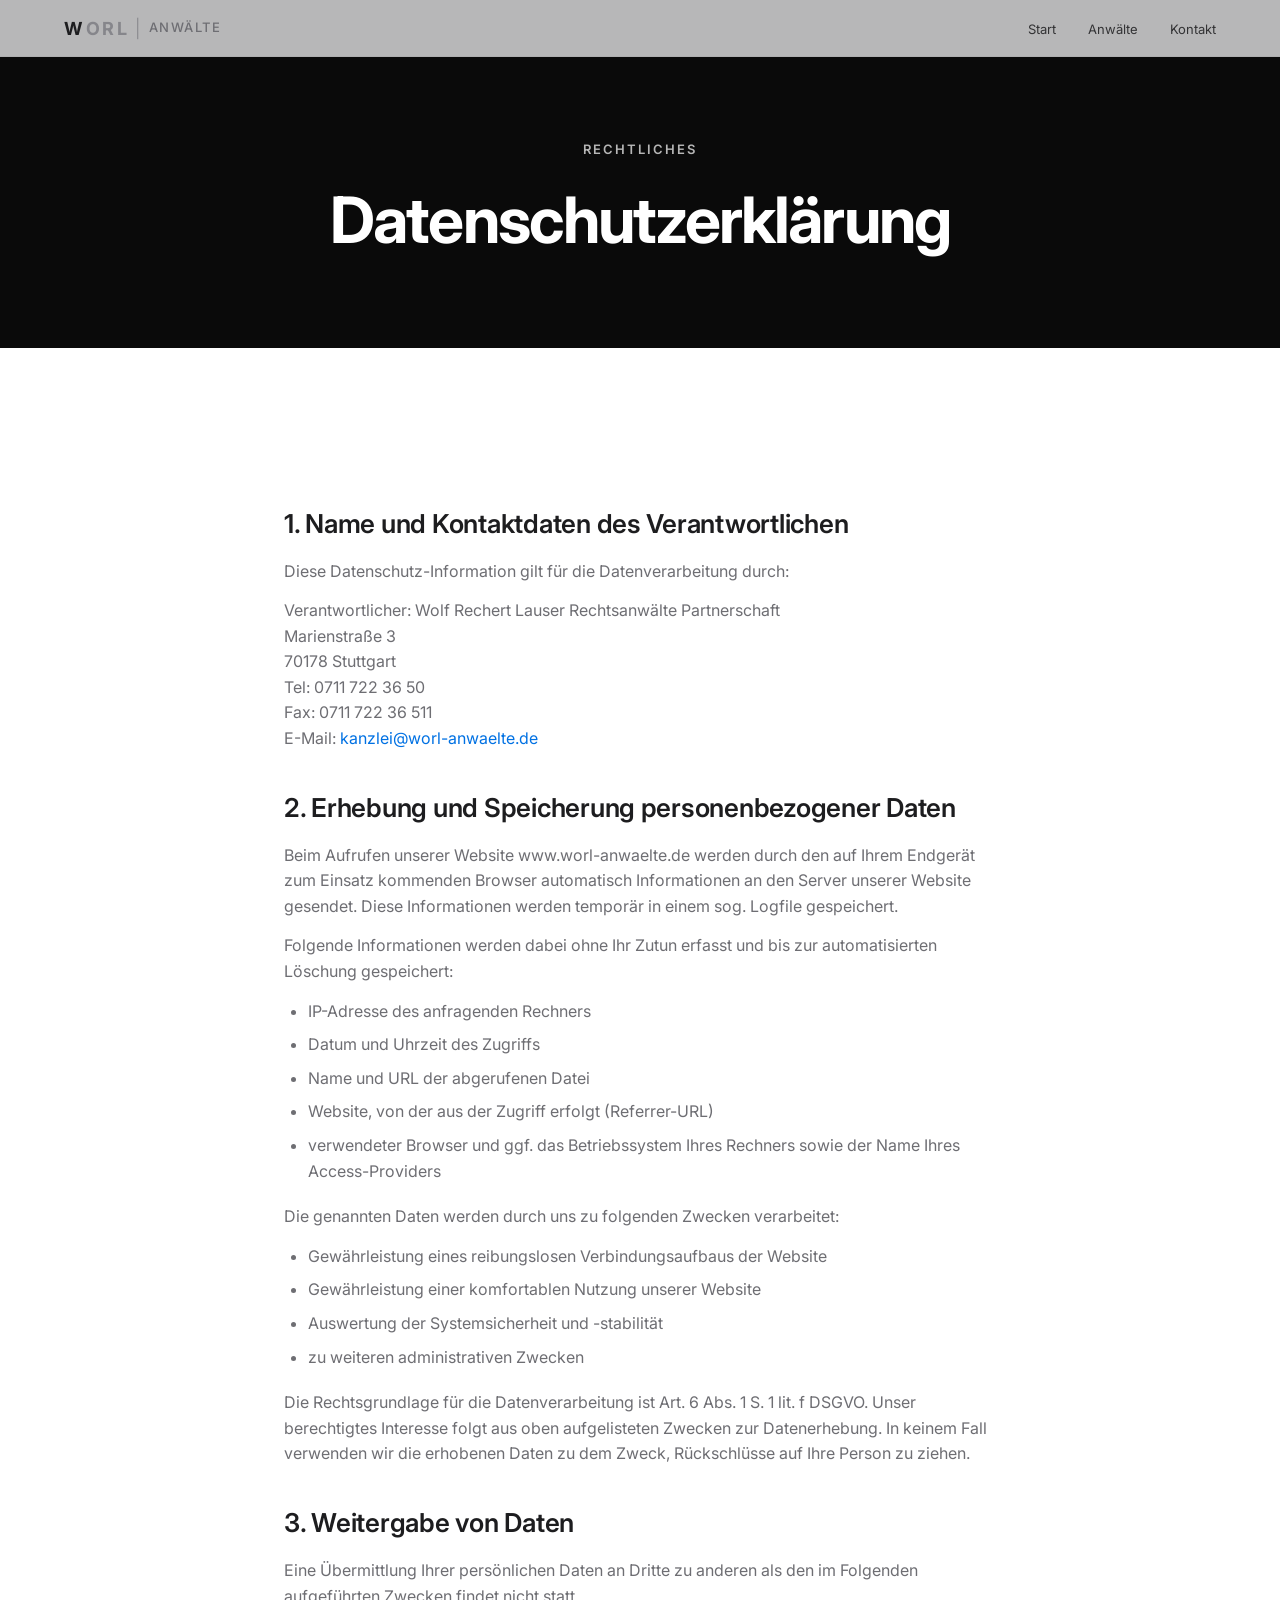
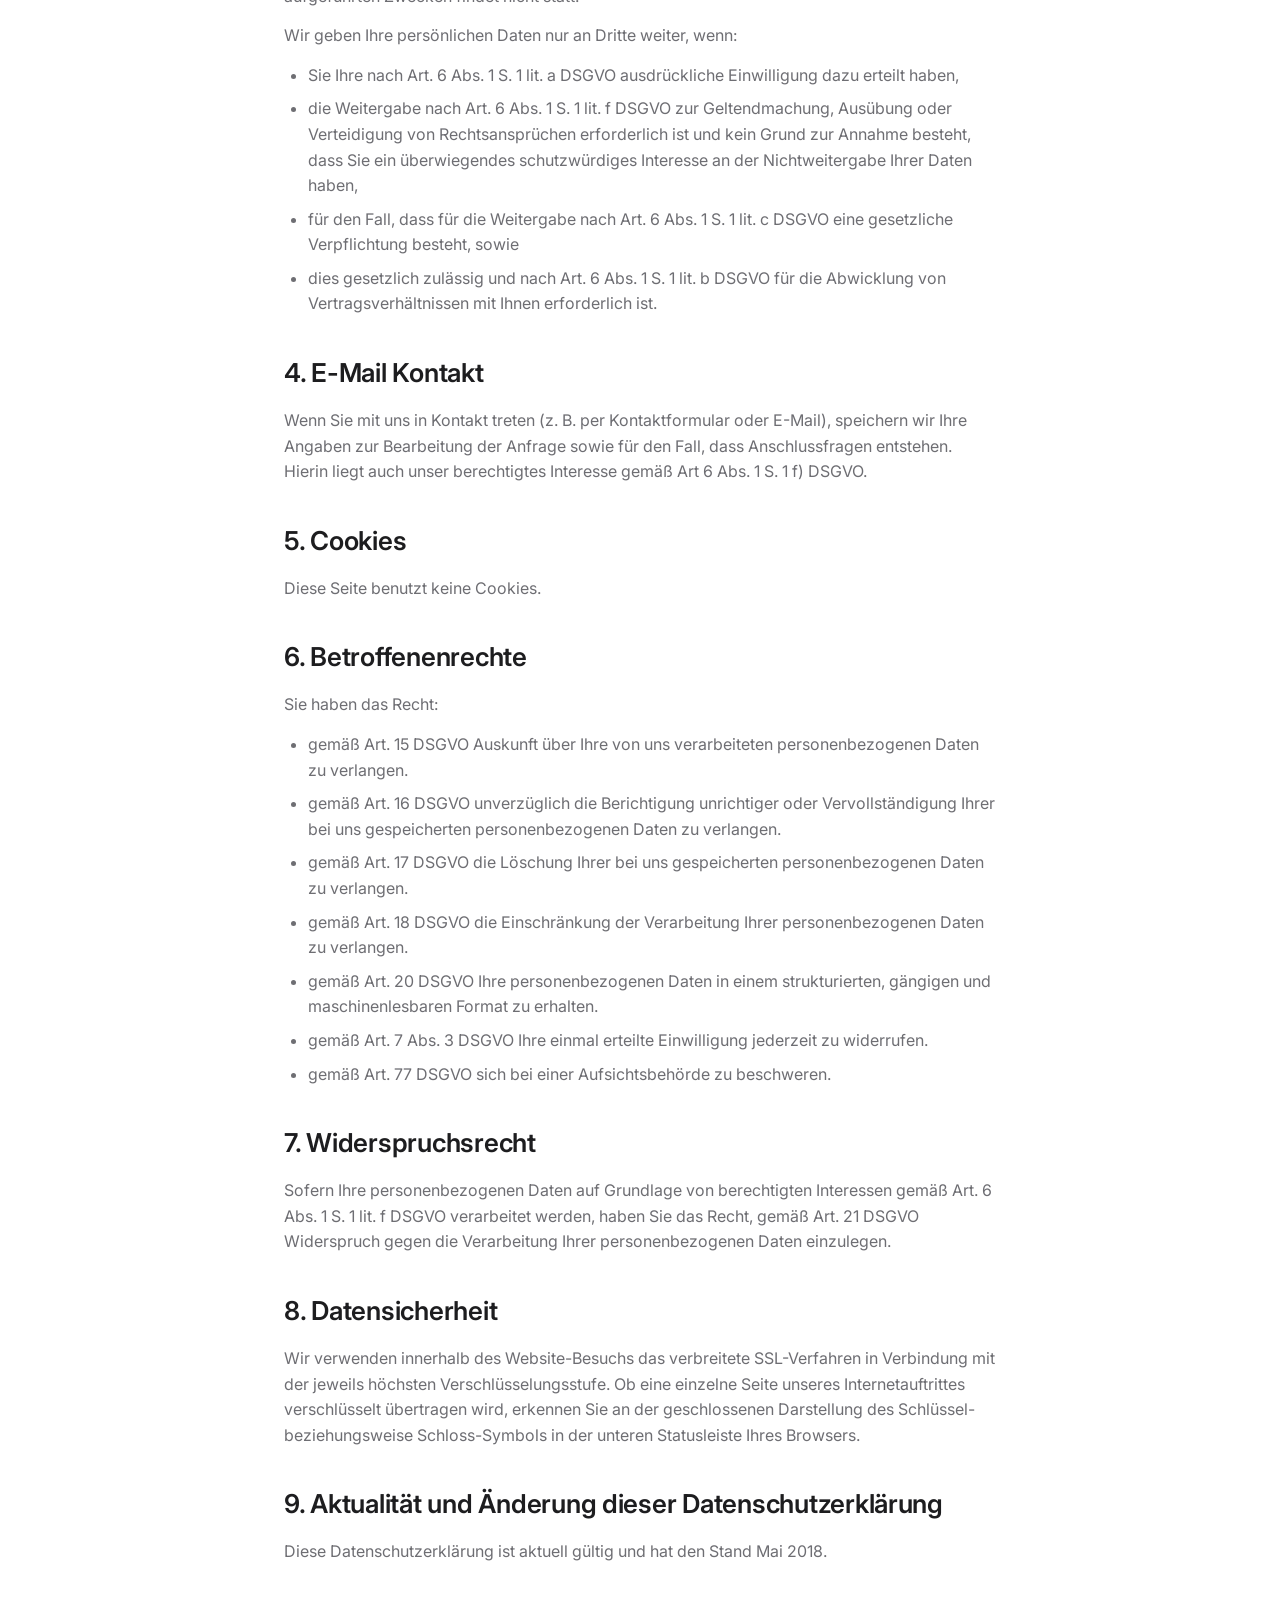
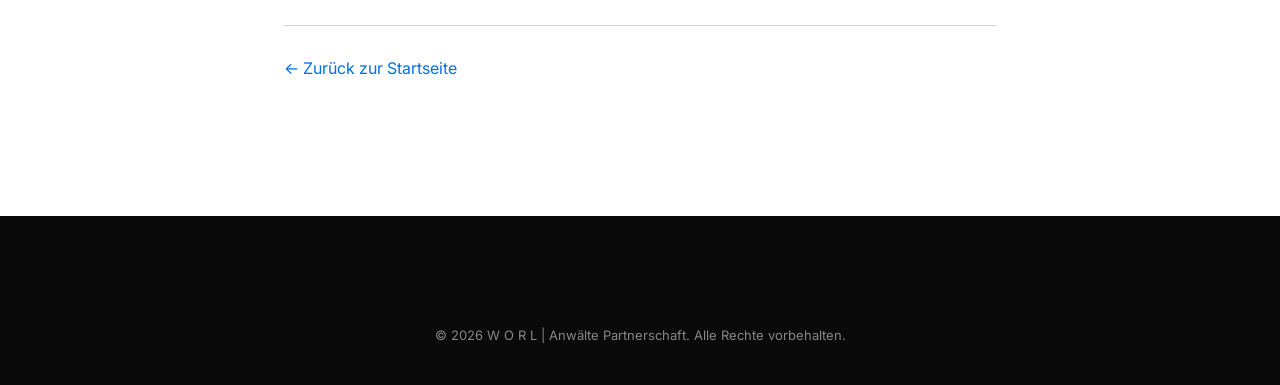
<file: website-2/datenschutz.html>
<!DOCTYPE html>
<html lang="de">
<head>
    <meta charset="UTF-8">
    <meta name="viewport" content="width=device-width, initial-scale=1.0">
    <title>Datenschutz — W O R L | Anwälte</title>
    <link rel="stylesheet" href="styles.css">
    <link rel="preconnect" href="https://fonts.googleapis.com">
    <link rel="preconnect" href="https://fonts.gstatic.com" crossorigin>
    <link href="https://fonts.googleapis.com/css2?family=Inter:wght@300;400;500;600;700;800&display=swap" rel="stylesheet">
</head>
<body class="legal-page">
    <nav class="nav">
        <div class="nav-container">
            <a href="index.html" class="nav-logo">
                <span class="logo-w">W</span><span class="logo-o">O</span><span class="logo-r">R</span><span class="logo-l">L</span>
                <span class="logo-divider">|</span>
                <span class="logo-sub">ANWÄLTE</span>
            </a>
            <ul class="nav-links">
                <li><a href="index.html">Start</a></li>
                <li><a href="index.html#anwaelte">Anwälte</a></li>
                <li><a href="index.html#kontakt">Kontakt</a></li>
            </ul>
        </div>
    </nav>

    <section class="legal-hero">
        <div class="container">
            <p class="eyebrow light">Rechtliches</p>
            <h1>Datenschutzerklärung</h1>
        </div>
    </section>

    <section class="section">
        <div class="container legal-content">
            <h2>1. Name und Kontaktdaten des Verantwortlichen</h2>
            <p>Diese Datenschutz-Information gilt für die Datenverarbeitung durch:</p>
            <p>
                Verantwortlicher: Wolf Rechert Lauser Rechtsanwälte Partnerschaft<br>
                Marienstraße 3<br>
                70178 Stuttgart<br>
                Tel: 0711 722 36 50<br>
                Fax: 0711 722 36 511<br>
                E-Mail: <a href="mailto:kanzlei@worl-anwaelte.de">kanzlei@worl-anwaelte.de</a>
            </p>

            <h2>2. Erhebung und Speicherung personenbezogener Daten</h2>
            <p>
                Beim Aufrufen unserer Website www.worl-anwaelte.de werden durch den auf Ihrem Endgerät zum Einsatz kommenden Browser automatisch Informationen an den Server unserer Website gesendet. Diese Informationen werden temporär in einem sog. Logfile gespeichert.
            </p>
            <p>Folgende Informationen werden dabei ohne Ihr Zutun erfasst und bis zur automatisierten Löschung gespeichert:</p>
            <ul>
                <li>IP-Adresse des anfragenden Rechners</li>
                <li>Datum und Uhrzeit des Zugriffs</li>
                <li>Name und URL der abgerufenen Datei</li>
                <li>Website, von der aus der Zugriff erfolgt (Referrer-URL)</li>
                <li>verwendeter Browser und ggf. das Betriebssystem Ihres Rechners sowie der Name Ihres Access-Providers</li>
            </ul>
            <p>Die genannten Daten werden durch uns zu folgenden Zwecken verarbeitet:</p>
            <ul>
                <li>Gewährleistung eines reibungslosen Verbindungsaufbaus der Website</li>
                <li>Gewährleistung einer komfortablen Nutzung unserer Website</li>
                <li>Auswertung der Systemsicherheit und -stabilität</li>
                <li>zu weiteren administrativen Zwecken</li>
            </ul>
            <p>
                Die Rechtsgrundlage für die Datenverarbeitung ist Art. 6 Abs. 1 S. 1 lit. f DSGVO. Unser berechtigtes Interesse folgt aus oben aufgelisteten Zwecken zur Datenerhebung. In keinem Fall verwenden wir die erhobenen Daten zu dem Zweck, Rückschlüsse auf Ihre Person zu ziehen.
            </p>

            <h2>3. Weitergabe von Daten</h2>
            <p>Eine Übermittlung Ihrer persönlichen Daten an Dritte zu anderen als den im Folgenden aufgeführten Zwecken findet nicht statt.</p>
            <p>Wir geben Ihre persönlichen Daten nur an Dritte weiter, wenn:</p>
            <ul>
                <li>Sie Ihre nach Art. 6 Abs. 1 S. 1 lit. a DSGVO ausdrückliche Einwilligung dazu erteilt haben,</li>
                <li>die Weitergabe nach Art. 6 Abs. 1 S. 1 lit. f DSGVO zur Geltendmachung, Ausübung oder Verteidigung von Rechtsansprüchen erforderlich ist und kein Grund zur Annahme besteht, dass Sie ein überwiegendes schutzwürdiges Interesse an der Nichtweitergabe Ihrer Daten haben,</li>
                <li>für den Fall, dass für die Weitergabe nach Art. 6 Abs. 1 S. 1 lit. c DSGVO eine gesetzliche Verpflichtung besteht, sowie</li>
                <li>dies gesetzlich zulässig und nach Art. 6 Abs. 1 S. 1 lit. b DSGVO für die Abwicklung von Vertragsverhältnissen mit Ihnen erforderlich ist.</li>
            </ul>

            <h2>4. E-Mail Kontakt</h2>
            <p>
                Wenn Sie mit uns in Kontakt treten (z. B. per Kontaktformular oder E-Mail), speichern wir Ihre Angaben zur Bearbeitung der Anfrage sowie für den Fall, dass Anschlussfragen entstehen. Hierin liegt auch unser berechtigtes Interesse gemäß Art 6 Abs. 1 S. 1 f) DSGVO.
            </p>

            <h2>5. Cookies</h2>
            <p>Diese Seite benutzt keine Cookies.</p>

            <h2>6. Betroffenenrechte</h2>
            <p>Sie haben das Recht:</p>
            <ul>
                <li>gemäß Art. 15 DSGVO Auskunft über Ihre von uns verarbeiteten personenbezogenen Daten zu verlangen.</li>
                <li>gemäß Art. 16 DSGVO unverzüglich die Berichtigung unrichtiger oder Vervollständigung Ihrer bei uns gespeicherten personenbezogenen Daten zu verlangen.</li>
                <li>gemäß Art. 17 DSGVO die Löschung Ihrer bei uns gespeicherten personenbezogenen Daten zu verlangen.</li>
                <li>gemäß Art. 18 DSGVO die Einschränkung der Verarbeitung Ihrer personenbezogenen Daten zu verlangen.</li>
                <li>gemäß Art. 20 DSGVO Ihre personenbezogenen Daten in einem strukturierten, gängigen und maschinenlesbaren Format zu erhalten.</li>
                <li>gemäß Art. 7 Abs. 3 DSGVO Ihre einmal erteilte Einwilligung jederzeit zu widerrufen.</li>
                <li>gemäß Art. 77 DSGVO sich bei einer Aufsichtsbehörde zu beschweren.</li>
            </ul>

            <h2>7. Widerspruchsrecht</h2>
            <p>
                Sofern Ihre personenbezogenen Daten auf Grundlage von berechtigten Interessen gemäß Art. 6 Abs. 1 S. 1 lit. f DSGVO verarbeitet werden, haben Sie das Recht, gemäß Art. 21 DSGVO Widerspruch gegen die Verarbeitung Ihrer personenbezogenen Daten einzulegen.
            </p>

            <h2>8. Datensicherheit</h2>
            <p>
                Wir verwenden innerhalb des Website-Besuchs das verbreitete SSL-Verfahren in Verbindung mit der jeweils höchsten Verschlüsselungsstufe. Ob eine einzelne Seite unseres Internetauftrittes verschlüsselt übertragen wird, erkennen Sie an der geschlossenen Darstellung des Schlüssel- beziehungsweise Schloss-Symbols in der unteren Statusleiste Ihres Browsers.
            </p>

            <h2>9. Aktualität und Änderung dieser Datenschutzerklärung</h2>
            <p>Diese Datenschutzerklärung ist aktuell gültig und hat den Stand Mai 2018.</p>

            <p class="back-link"><a href="index.html">← Zurück zur Startseite</a></p>
        </div>
    </section>

    <footer class="footer">
        <div class="container">
            <div class="footer-bottom">
                <p>© 2026 W O R L | Anwälte Partnerschaft. Alle Rechte vorbehalten.</p>
            </div>
        </div>
    </footer>
</body>
</html>
</file>
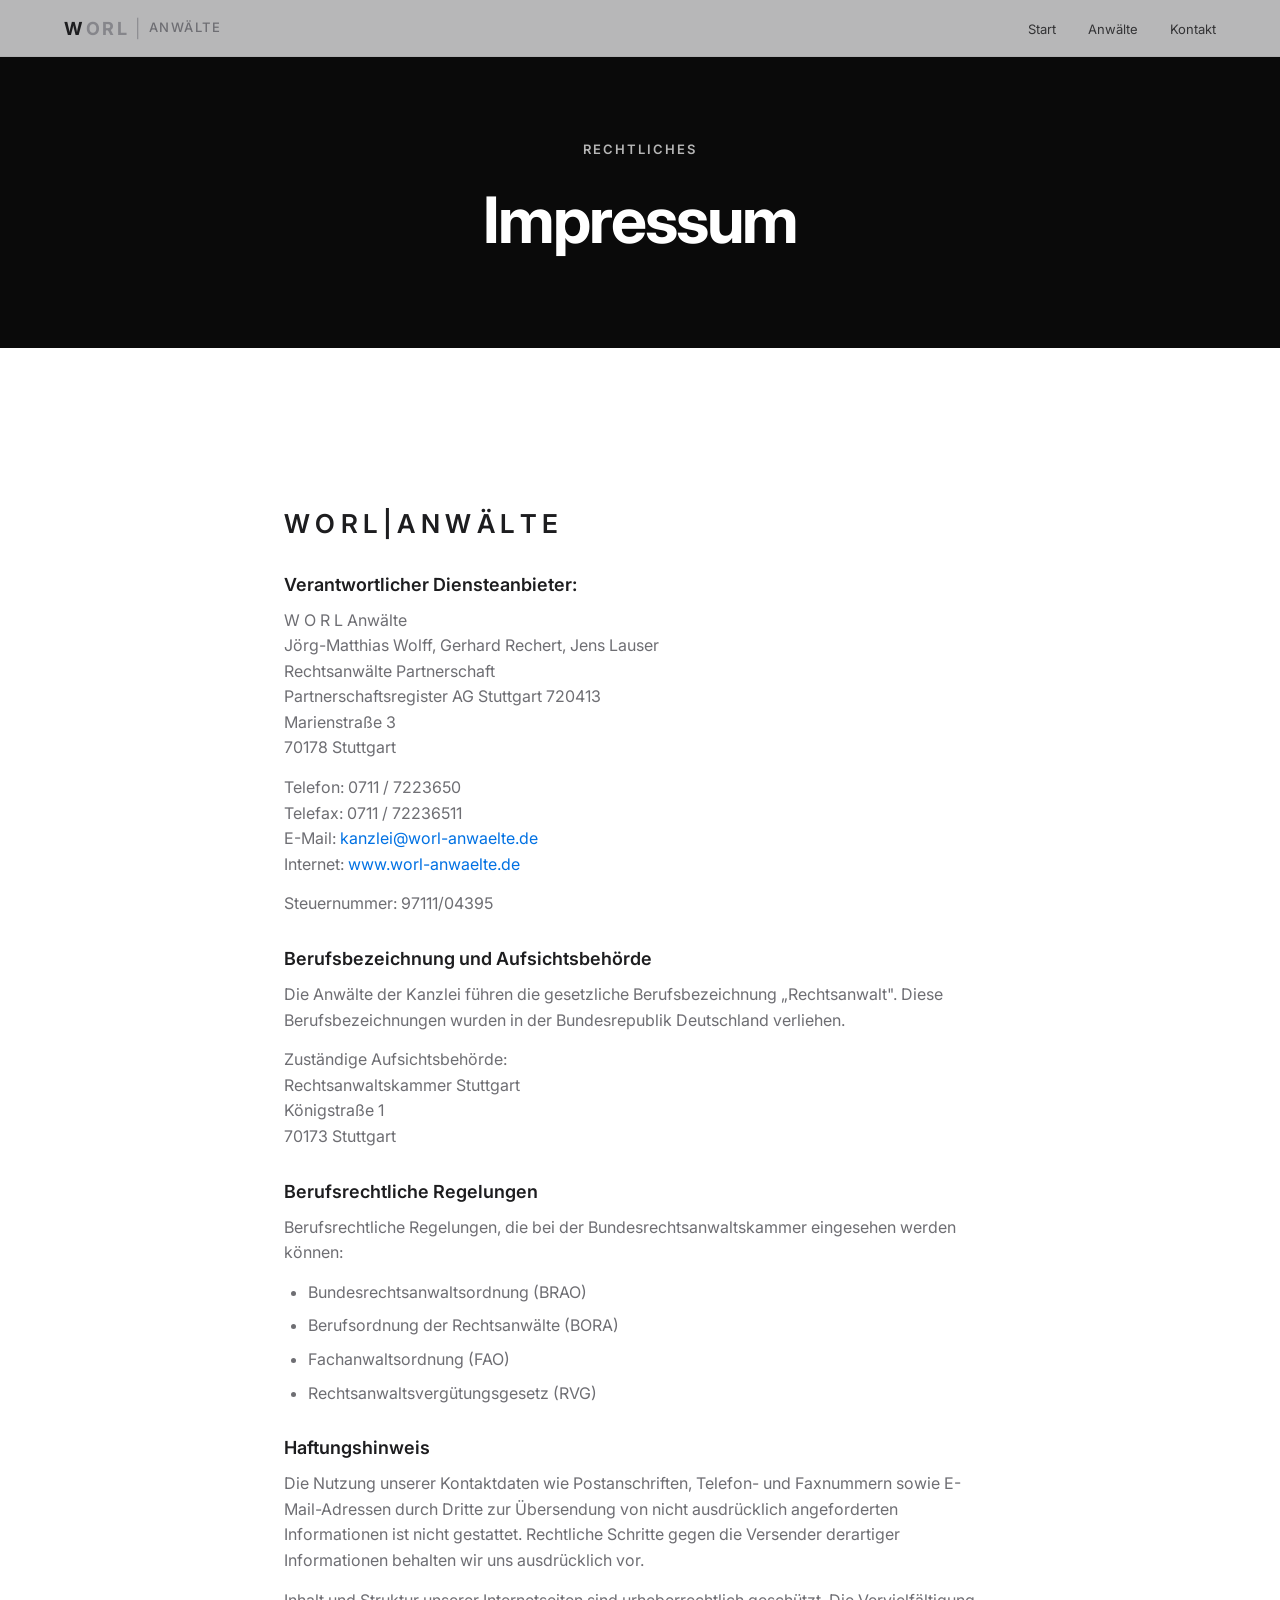
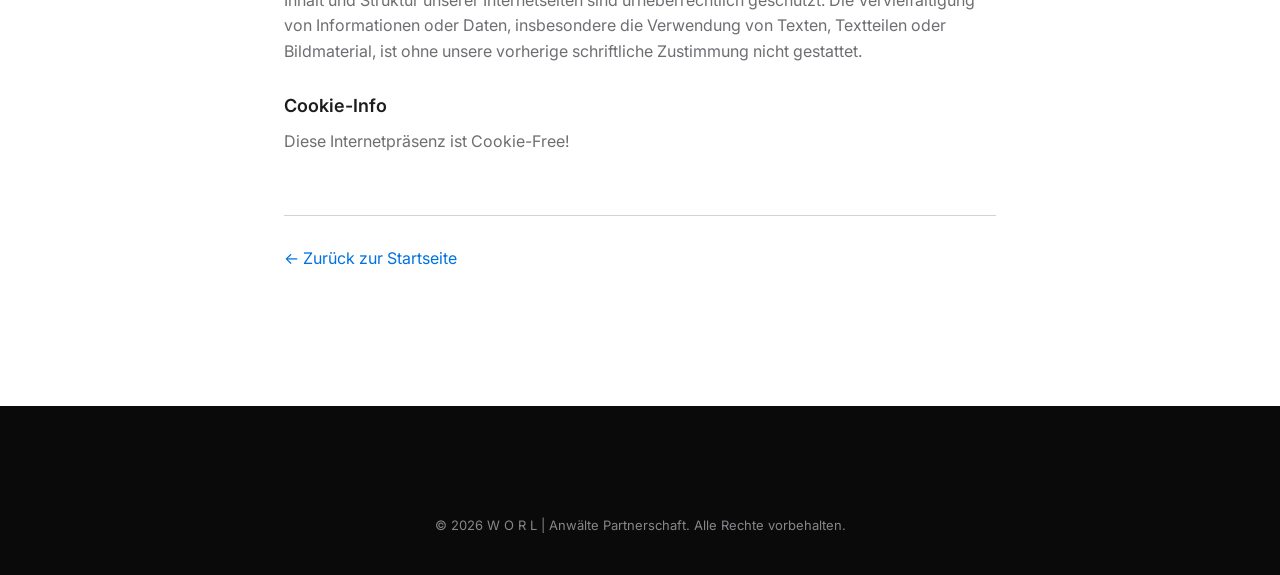
<file: website-2/impressum.html>
<!DOCTYPE html>
<html lang="de">
<head>
    <meta charset="UTF-8">
    <meta name="viewport" content="width=device-width, initial-scale=1.0">
    <title>Impressum — W O R L | Anwälte</title>
    <link rel="stylesheet" href="styles.css">
    <link rel="preconnect" href="https://fonts.googleapis.com">
    <link rel="preconnect" href="https://fonts.gstatic.com" crossorigin>
    <link href="https://fonts.googleapis.com/css2?family=Inter:wght@300;400;500;600;700;800&display=swap" rel="stylesheet">
</head>
<body class="legal-page">
    <nav class="nav">
        <div class="nav-container">
            <a href="index.html" class="nav-logo">
                <span class="logo-w">W</span><span class="logo-o">O</span><span class="logo-r">R</span><span class="logo-l">L</span>
                <span class="logo-divider">|</span>
                <span class="logo-sub">ANWÄLTE</span>
            </a>
            <ul class="nav-links">
                <li><a href="index.html">Start</a></li>
                <li><a href="index.html#anwaelte">Anwälte</a></li>
                <li><a href="index.html#kontakt">Kontakt</a></li>
            </ul>
        </div>
    </nav>

    <section class="legal-hero">
        <div class="container">
            <p class="eyebrow light">Rechtliches</p>
            <h1>Impressum</h1>
        </div>
    </section>

    <section class="section">
        <div class="container legal-content">
            <h2>W O R L | A N W Ä L T E</h2>

            <h3>Verantwortlicher Diensteanbieter:</h3>
            <p>
                W O R L Anwälte<br>
                Jörg-Matthias Wolff, Gerhard Rechert, Jens Lauser<br>
                Rechtsanwälte Partnerschaft<br>
                Partnerschaftsregister AG Stuttgart 720413<br>
                Marienstraße 3<br>
                70178 Stuttgart
            </p>

            <p>
                Telefon: 0711 / 7223650<br>
                Telefax: 0711 / 72236511<br>
                E-Mail: <a href="mailto:kanzlei@worl-anwaelte.de">kanzlei@worl-anwaelte.de</a><br>
                Internet: <a href="https://worl-anwaelte.de">www.worl-anwaelte.de</a>
            </p>

            <p>Steuernummer: 97111/04395</p>

            <h3>Berufsbezeichnung und Aufsichtsbehörde</h3>
            <p>
                Die Anwälte der Kanzlei führen die gesetzliche Berufsbezeichnung „Rechtsanwalt". Diese Berufsbezeichnungen wurden in der Bundesrepublik Deutschland verliehen.
            </p>
            <p>
                Zuständige Aufsichtsbehörde:<br>
                Rechtsanwaltskammer Stuttgart<br>
                Königstraße 1<br>
                70173 Stuttgart
            </p>

            <h3>Berufsrechtliche Regelungen</h3>
            <p>Berufsrechtliche Regelungen, die bei der Bundesrechtsanwaltskammer eingesehen werden können:</p>
            <ul>
                <li>Bundesrechtsanwaltsordnung (BRAO)</li>
                <li>Berufsordnung der Rechtsanwälte (BORA)</li>
                <li>Fachanwaltsordnung (FAO)</li>
                <li>Rechtsanwaltsvergütungsgesetz (RVG)</li>
            </ul>

            <h3>Haftungshinweis</h3>
            <p>
                Die Nutzung unserer Kontaktdaten wie Postanschriften, Telefon- und Faxnummern sowie E-Mail-Adressen durch Dritte zur Übersendung von nicht ausdrücklich angeforderten Informationen ist nicht gestattet. Rechtliche Schritte gegen die Versender derartiger Informationen behalten wir uns ausdrücklich vor.
            </p>
            <p>
                Inhalt und Struktur unserer Internetseiten sind urheberrechtlich geschützt. Die Vervielfältigung von Informationen oder Daten, insbesondere die Verwendung von Texten, Textteilen oder Bildmaterial, ist ohne unsere vorherige schriftliche Zustimmung nicht gestattet.
            </p>

            <h3>Cookie-Info</h3>
            <p>Diese Internetpräsenz ist Cookie-Free!</p>

            <p class="back-link"><a href="index.html">← Zurück zur Startseite</a></p>
        </div>
    </section>

    <footer class="footer">
        <div class="container">
            <div class="footer-bottom">
                <p>© 2026 W O R L | Anwälte Partnerschaft. Alle Rechte vorbehalten.</p>
            </div>
        </div>
    </footer>
</body>
</html>
</file>
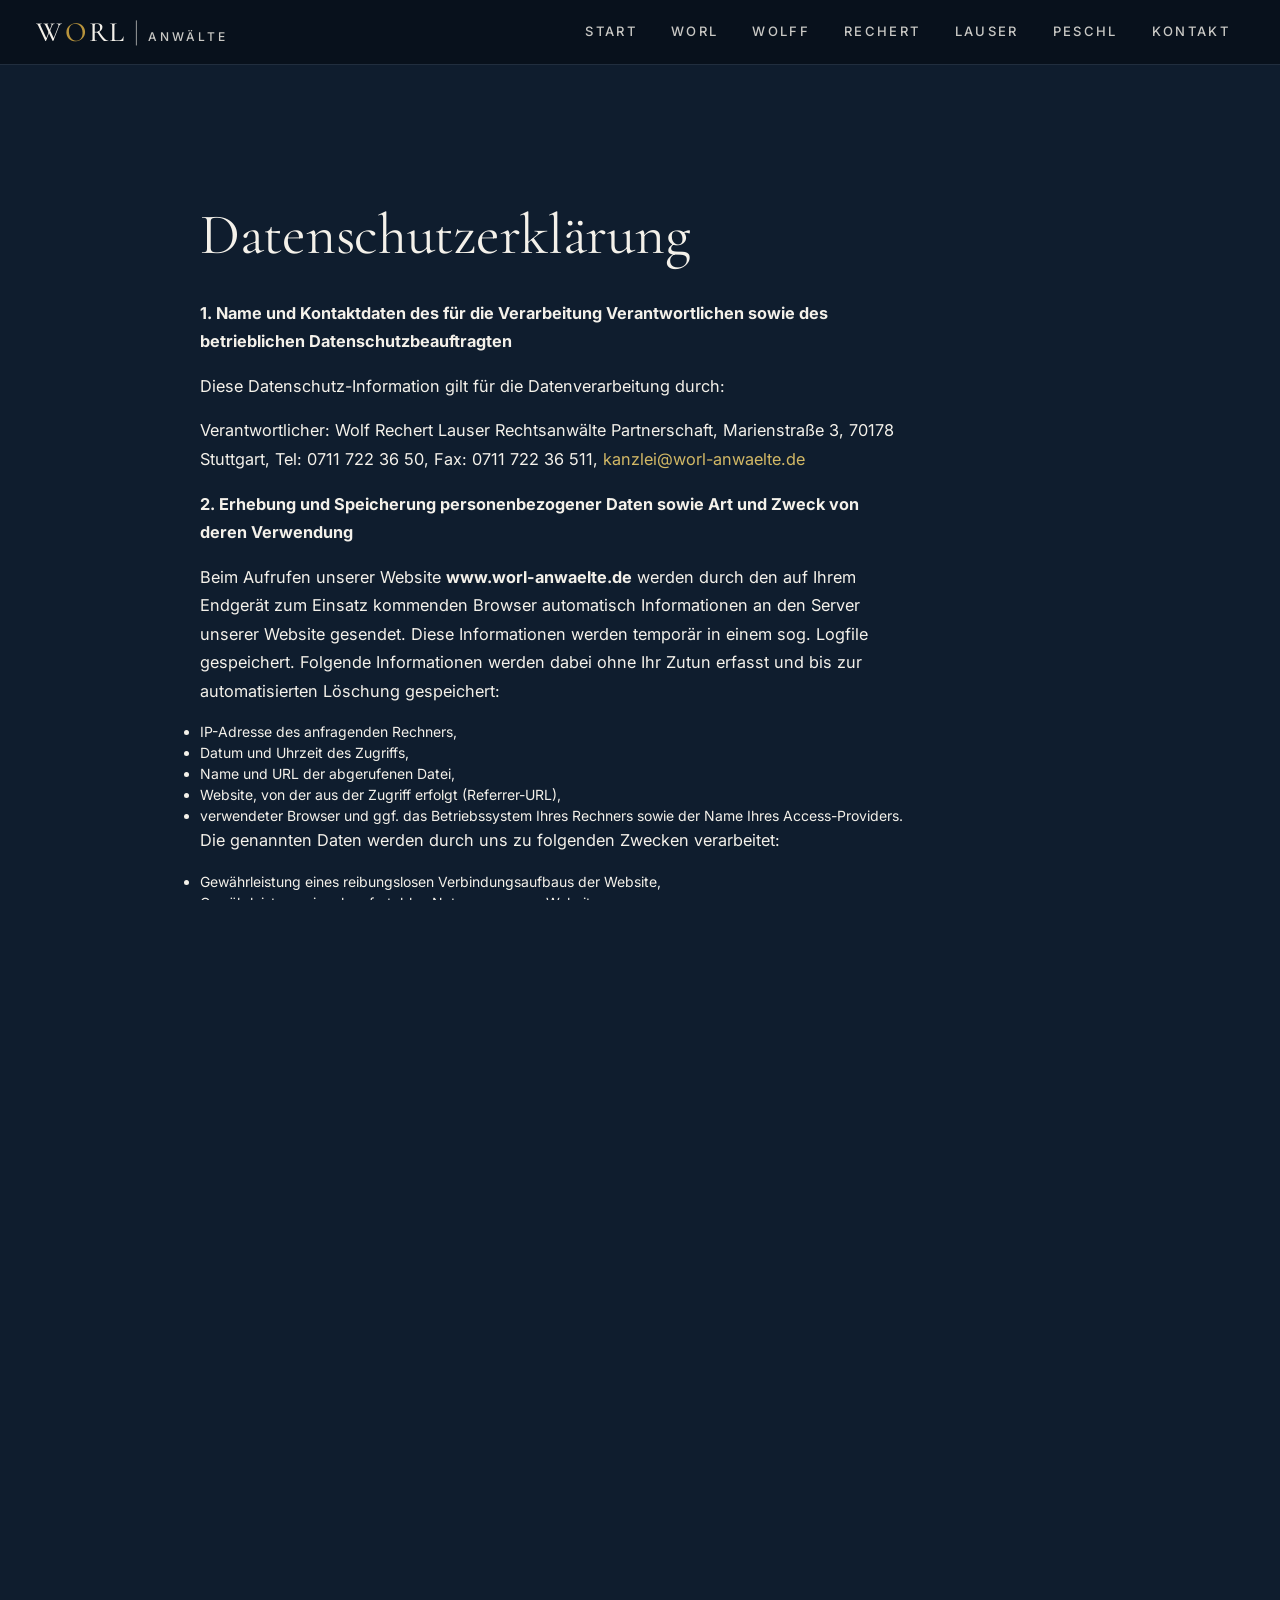
<file: website-3/datenschutz.html>
<!doctype html>
<html lang="de">
<head>
    <meta charset="utf-8">
    <meta name="viewport" content="width=device-width, initial-scale=1, viewport-fit=cover">
    <title>Datenschutz – W O R L | Anwälte</title>
    <meta name="description" content="Datenschutzerklärung der Kanzlei W O R L | Anwälte in Stuttgart.">
    <link rel="preconnect" href="https://fonts.googleapis.com">
    <link rel="preconnect" href="https://fonts.gstatic.com" crossorigin>
    <link href="https://fonts.googleapis.com/css2?family=Cormorant+Garamond:wght@300;400;500;600;700&family=Inter:wght@300;400;500;600;700&display=swap" rel="stylesheet">
    <link rel="stylesheet" href="styles.css">
    <link rel="stylesheet" href="legal.css">
</head>
<body class="legal-body">

    <header id="header" class="is-scrolled">
        <div class="header-inner">
            <a href="index.html" class="logo">
                <span class="l-w">W</span><span class="l-sep">O</span><span class="l-w">R</span><span class="l-w">L</span>
                <span class="l-pipe">|</span>
                <span class="l-sub">Anwälte</span>
            </a>
            <nav class="main-nav" aria-label="Hauptnavigation">
                <ul>
                    <li><a class="nav-link" href="index.html#start">Start</a></li>
                    <li><a class="nav-link" href="index.html#worl">WORL</a></li>
                    <li><a class="nav-link" href="index.html#wolff">Wolff</a></li>
                    <li><a class="nav-link" href="index.html#rechert">Rechert</a></li>
                    <li><a class="nav-link" href="index.html#lauser">Lauser</a></li>
                    <li><a class="nav-link" href="index.html#peschl">Peschl</a></li>
                    <li><a class="nav-link" href="index.html#kontakt">Kontakt</a></li>
                </ul>
            </nav>
        </div>
    </header>

    <main class="legal-main">
        <article class="legal-inner">
            <h1>Datenschutz&shy;erklärung</h1>

            <p><strong>1. Name und Kontaktdaten des für die Verarbeitung Verantwortlichen sowie des betrieblichen Datenschutzbeauftragten</strong></p>
            <p>Diese Datenschutz-Information gilt für die Datenverarbeitung durch:</p>
            <p>Verantwortlicher: Wolf Rechert Lauser Rechtsanwälte Partnerschaft, Marienstraße 3, 70178 Stuttgart, Tel: 0711 722 36 50, Fax: 0711 722 36 511, <a href="mailto:kanzlei@worl-anwaelte.de">kanzlei@worl-anwaelte.de</a></p>

            <p><strong>2. Erhebung und Speicherung personenbezogener Daten sowie Art und Zweck von deren Verwendung</strong></p>
            <p>Beim Aufrufen unserer Website <strong>www.worl-anwaelte.de</strong> werden durch den auf Ihrem Endgerät zum Einsatz kommenden Browser automatisch Informationen an den Server unserer Website gesendet. Diese Informationen werden temporär in einem sog. Logfile gespeichert. Folgende Informationen werden dabei ohne Ihr Zutun erfasst und bis zur automatisierten Löschung gespeichert:</p>
            <ul>
                <li>IP-Adresse des anfragenden Rechners,</li>
                <li>Datum und Uhrzeit des Zugriffs,</li>
                <li>Name und URL der abgerufenen Datei,</li>
                <li>Website, von der aus der Zugriff erfolgt (Referrer-URL),</li>
                <li>verwendeter Browser und ggf. das Betriebssystem Ihres Rechners sowie der Name Ihres Access-Providers.</li>
            </ul>
            <p>Die genannten Daten werden durch uns zu folgenden Zwecken verarbeitet:</p>
            <ul>
                <li>Gewährleistung eines reibungslosen Verbindungsaufbaus der Website,</li>
                <li>Gewährleistung einer komfortablen Nutzung unserer Website,</li>
                <li>Auswertung der Systemsicherheit und -stabilität sowie</li>
                <li>zu weiteren administrativen Zwecken.</li>
            </ul>
            <p>Die Rechtsgrundlage für die Datenverarbeitung ist Art. 6 Abs. 1 S. 1 lit. f DSGVO. Unser berechtigtes Interesse folgt aus oben aufgelisteten Zwecken zur Datenerhebung. In keinem Fall verwenden wir die erhobenen Daten zu dem Zweck, Rückschlüsse auf Ihre Person zu ziehen.</p>
            <p>Darüber hinaus setzen wir beim Besuch unserer Website Cookies sowie Analysedienste ein. Nähere Erläuterungen dazu erhalten Sie unter den Ziff. 4 und 5 dieser Datenschutzerklärung.</p>

            <p><strong>3. Weitergabe von Daten</strong></p>
            <p>Eine Übermittlung Ihrer persönlichen Daten an Dritte zu anderen als den im Folgenden aufgeführten Zwecken findet nicht statt.</p>
            <p>Wir geben Ihre persönlichen Daten nur an Dritte weiter, wenn:</p>
            <ul>
                <li>Sie Ihre nach Art. 6 Abs. 1 S. 1 lit. a DSGVO ausdrückliche Einwilligung dazu erteilt haben,</li>
                <li>die Weitergabe nach Art. 6 Abs. 1 S. 1 lit. f DSGVO zur Geltendmachung, Ausübung oder Verteidigung von Rechtsansprüchen erforderlich ist und kein Grund zur Annahme besteht, dass Sie ein überwiegendes schutzwürdiges Interesse an der Nichtweitergabe Ihrer Daten haben,</li>
                <li>für den Fall, dass für die Weitergabe nach Art. 6 Abs. 1 S. 1 lit. c DSGVO eine gesetzliche Verpflichtung besteht, sowie</li>
                <li>dies gesetzlich zulässig und nach Art. 6 Abs. 1 S. 1 lit. b DSGVO für die Abwicklung von Vertragsverhältnissen mit Ihnen erforderlich ist.</li>
            </ul>

            <p><strong>4. E-Mail Kontakt</strong></p>
            <p>Wenn Sie mit uns in Kontakt treten (z. B. per Kontaktformular oder E-Mail), speichern wir Ihre Angaben zur Bearbeitung der Anfrage sowie für den Fall, dass Anschlussfragen entstehen.</p>
            <p>Hierin liegt auch unser berechtigtes Interesse gemäß Art 6 Abs. 1 S. 1 f) DSGVO.</p>
            <p>Weitere personenbezogene Daten speichern und nutzen wir nur, wenn Sie dazu einwilligen oder dies ohne besondere Einwilligung gesetzlich zulässig ist.</p>

            <p><strong>5. Cookies</strong></p>
            <p>Diese Seite benutzt keine Cookies.</p>

            <p><strong>6. Betroffenenrechte</strong></p>
            <p>Sie haben das Recht:</p>
            <ul>
                <li>gemäß Art. 15 DSGVO Auskunft über Ihre von uns verarbeiteten personenbezogenen Daten zu verlangen. Insbesondere können Sie Auskunft über die Verarbeitungszwecke, die Kategorie der personenbezogenen Daten, die Kategorien von Empfängern, gegenüber denen Ihre Daten offengelegt wurden oder werden, die geplante Speicherdauer, das Bestehen eines Rechts auf Berichtigung, Löschung, Einschränkung der Verarbeitung oder Widerspruch, das Bestehen eines Beschwerderechts, die Herkunft ihrer Daten, sofern diese nicht bei uns erhoben wurden, sowie über das Bestehen einer automatisierten Entscheidungsfindung einschließlich Profiling und ggf. aussagekräftigen Informationen zu deren Einzelheiten verlangen;</li>
                <li>gemäß Art. 16 DSGVO unverzüglich die Berichtigung unrichtiger oder Vervollständigung Ihrer bei uns gespeicherten personenbezogenen Daten zu verlangen;</li>
                <li>gemäß Art. 17 DSGVO die Löschung Ihrer bei uns gespeicherten personenbezogenen Daten zu verlangen, soweit nicht die Verarbeitung zur Ausübung des Rechts auf freie Meinungsäußerung und Information, zur Erfulung einer rechtlichen Verpflichtung, aus Gründen des öffentlichen Interesses oder zur Geltendmachung, Ausübung oder Verteidigung von Rechtsansprüchen erforderlich ist;</li>
                <li>gemäß Art. 18 DSGVO die Einschränkung der Verarbeitung Ihrer personenbezogenen Daten zu verlangen, soweit die Richtigkeit der Daten von Ihnen bestritten wird, die Verarbeitung unrechtmäßig ist, Sie aber deren Löschung ablehnen und wir die Daten nicht mehr benötigen, Sie jedoch diese zur Geltendmachung, Ausübung oder Verteidigung von Rechtsansprüchen benötigen oder Sie gemäß Art. 21 DSGVO Widerspruch gegen die Verarbeitung eingelegt haben;</li>
                <li>gemäß Art. 20 DSGVO Ihre personenbezogenen Daten, die Sie uns bereitgestellt haben, in einem strukturierten, gängigen und maschinenlesebaren Format zu erhalten oder die Übermittlung an einen anderen Verantwortlichen zu verlangen;</li>
                <li>gemäß Art. 7 Abs. 3 DSGVO Ihre einmal erteilte Einwilligung jederzeit gegenüber uns zu widerrufen. Dies hat zur Folge, dass wir die Datenverarbeitung, die auf dieser Einwilligung beruhte, für die Zukunft nicht mehr fortführen dürfen und</li>
                <li>gemäß Art. 77 DSGVO sich bei einer Aufsichtsbehörde zu beschweren. In der Regel können Sie sich hierfür an die Aufsichtsbehörde Ihres üblichen Aufenthaltsortes oder Arbeitsplatzes oder unseres Kanzleisitzes wenden.</li>
            </ul>

            <p><strong>7. Widerspruchsrecht</strong></p>
            <p>Sofern Ihre personenbezogenen Daten auf Grundlage von berechtigten Interessen gemäß Art. 6 Abs. 1 S. 1 lit. f DSGVO verarbeitet werden, haben Sie das Recht, gemäß Art. 21 DSGVO Widerspruch gegen die Verarbeitung Ihrer personenbezogenen Daten einzulegen, soweit dafür Gründe vorliegen, die sich aus Ihrer besonderen Situation ergeben oder sich der Widerspruch gegen Direktwerbung richtet. Im letzteren Fall haben Sie ein generelles Widerspruchsrecht, das ohne Angabe einer besonderen Situation von uns umgesetzt wird.</p>
            <p>Möchten Sie von Ihrem Widerrufs- oder Widerspruchsrecht Gebrauch machen, genügt eine E-Mail an <a href="mailto:kanzlei@worl-anwaelte.de">kanzlei@worl-anwaelte.de</a></p>

            <p><strong>8. Datensicherheit</strong></p>
            <p>Wir verwenden innerhalb des Website-Besuchs das verbreitete SSL-Verfahren (Secure Socket Layer) in Verbindung mit der jeweils höchsten Verschlüsselungsstufe, die von Ihrem Browser unterstützt wird. In der Regel handelt es sich dabei um eine 256 Bit Verschlüsselung. Falls Ihr Browser keine 256-Bit Verschlüsselung unterstützt, greifen wir stattdessen auf 128-Bit v3 Technologie zurück. Ob eine einzelne Seite unseres Internetauftrittes verschlüsselt übertragen wird, erkennen Sie an der geschlossenen Darstellung des Schlüssel- beziehungsweise Schloss-Symbols in der unteren Statusleiste Ihres Browsers.</p>
            <p>Wir bedienen uns im Übrigen geeigneter technischer und organisatorischer Sicherheitsmaßnahmen, um Ihre Daten gegen zufällige oder vorsätzliche Manipulationen, teilweisen oder vollständigen Verlust, Zerstörung oder gegen den unbefugten Zugriff Dritter zu schützen. Unsere Sicherheitsmaßnahmen werden entsprechend der technologischen Entwicklung fortlaufend verbessert.</p>

            <p><strong>9. Aktualität und Änderung dieser Datenschutzerklärung</strong></p>
            <p>Diese Datenschutzerklärung ist aktuell gültig und hat den Stand Mai 2018.</p>
            <p>Durch die Weiterentwicklung unserer Website und Angebote darüber oder aufgrund geänderter gesetzlicher beziehungsweise behördlicher Vorgaben kann es notwendig werden, diese Datenschutzerklärung zu ändern. Die jeweils aktuelle Datenschutzerklärung kann jederzeit auf der Website unter <strong>www.worl-anwaelte.de</strong> von Ihnen abgerufen und ausgedruckt werden.</p>

            <p class="back-link"><a href="index.html">← Zurück zur Startseite</a></p>
        </article>
    </main>
</body>
</html>
</file>
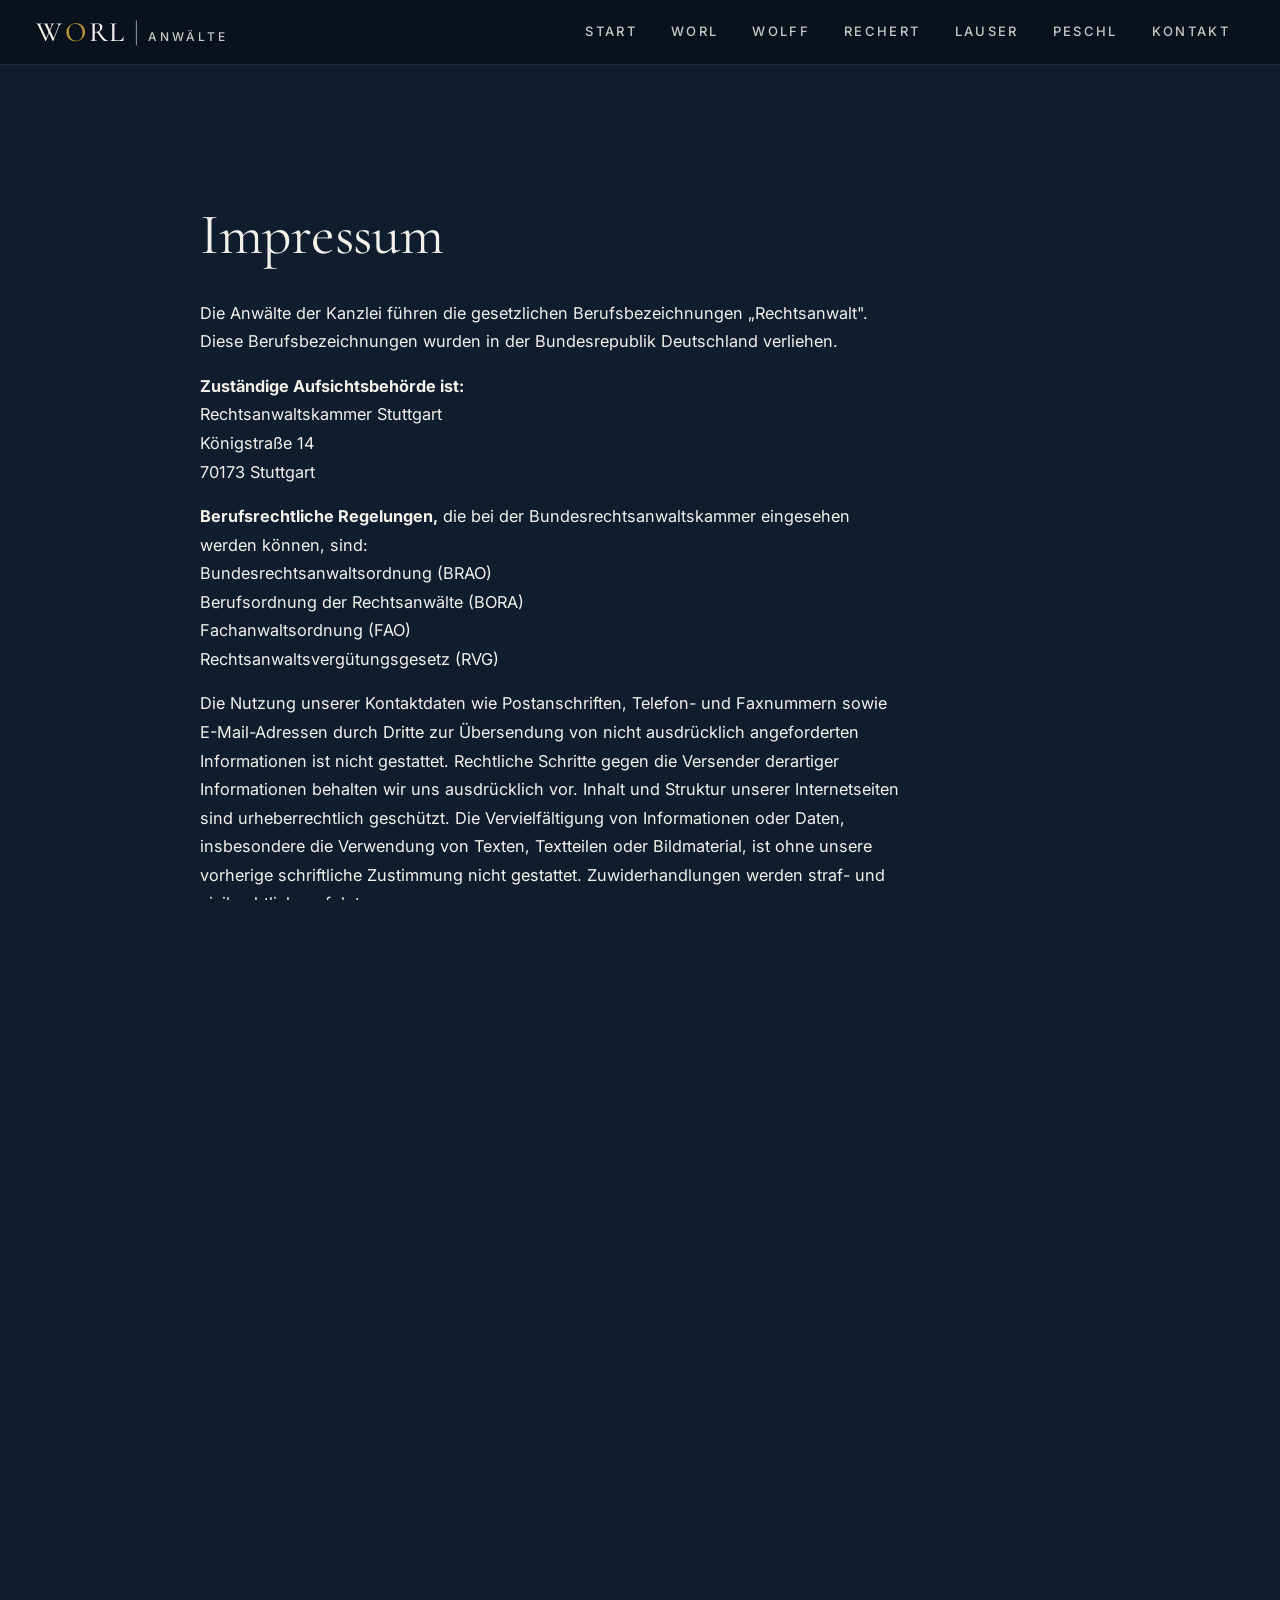
<file: website-3/impressum.html>
<!doctype html>
<html lang="de">
<head>
    <meta charset="utf-8">
    <meta name="viewport" content="width=device-width, initial-scale=1, viewport-fit=cover">
    <title>Impressum – W O R L | Anwälte</title>
    <meta name="description" content="Impressum der Kanzlei W O R L | Anwälte in Stuttgart.">
    <link rel="preconnect" href="https://fonts.googleapis.com">
    <link rel="preconnect" href="https://fonts.gstatic.com" crossorigin>
    <link href="https://fonts.googleapis.com/css2?family=Cormorant+Garamond:wght@300;400;500;600;700&family=Inter:wght@300;400;500;600;700&display=swap" rel="stylesheet">
    <link rel="stylesheet" href="styles.css">
    <link rel="stylesheet" href="legal.css">
</head>
<body class="legal-body">

    <header id="header" class="is-scrolled">
        <div class="header-inner">
            <a href="index.html" class="logo">
                <span class="l-w">W</span><span class="l-sep">O</span><span class="l-w">R</span><span class="l-w">L</span>
                <span class="l-pipe">|</span>
                <span class="l-sub">Anwälte</span>
            </a>
            <nav class="main-nav" aria-label="Hauptnavigation">
                <ul>
                    <li><a class="nav-link" href="index.html#start">Start</a></li>
                    <li><a class="nav-link" href="index.html#worl">WORL</a></li>
                    <li><a class="nav-link" href="index.html#wolff">Wolff</a></li>
                    <li><a class="nav-link" href="index.html#rechert">Rechert</a></li>
                    <li><a class="nav-link" href="index.html#lauser">Lauser</a></li>
                    <li><a class="nav-link" href="index.html#peschl">Peschl</a></li>
                    <li><a class="nav-link" href="index.html#kontakt">Kontakt</a></li>
                </ul>
            </nav>
        </div>
    </header>

    <main class="legal-main">
        <article class="legal-inner">
            <h1>Impressum</h1>

            <p>Die Anwälte der Kanzlei führen die gesetzlichen Berufsbezeichnungen „Rechtsanwalt". Diese Berufsbezeichnungen wurden in der Bundesrepublik Deutschland verliehen.</p>

            <p><strong>Zuständige Aufsichtsbehörde ist:</strong><br>
            Rechtsanwaltskammer Stuttgart<br>
            Königstraße 14<br>
            70173 Stuttgart</p>

            <p><strong>Berufsrechtliche Regelungen,</strong> die bei der Bundesrechtsanwaltskammer eingesehen werden können, sind:<br>
            Bundesrechtsanwaltsordnung (BRAO)<br>
            Berufsordnung der Rechtsanwälte (BORA)<br>
            Fachanwaltsordnung (FAO)<br>
            Rechtsanwaltsvergütungsgesetz (RVG)</p>

            <p>Die Nutzung unserer Kontaktdaten wie Postanschriften, Telefon- und Faxnummern sowie E-Mail-Adressen durch Dritte zur Übersendung von nicht ausdrücklich angeforderten Informationen ist nicht gestattet. Rechtliche Schritte gegen die Versender derartiger Informationen behalten wir uns ausdrücklich vor. Inhalt und Struktur unserer Internetseiten sind urheberrechtlich geschützt. Die Vervielfältigung von Informationen oder Daten, insbesondere die Verwendung von Texten, Textteilen oder Bildmaterial, ist ohne unsere vorherige schriftliche Zustimmung nicht gestattet. Zuwiderhandlungen werden straf- und zivilrechtlich verfolgt.</p>

            <h2>W O R L | A N W Ä L T E</h2>

            <p><strong>Verantwortlicher Diensteanbieter:</strong><br>
            W O R L Anwälte<br>
            Jörg-Matthias Wolff, Gerhard Rechert,<br>
            Jens Lauser<br>
            Rechtsanwälte Partnerschaft<br>
            Partnerschaftsregister<br>
            AG Stuttgart 720413<br>
            Marienstraße 3<br>
            70178 Stuttgart</p>

            <p>Telefon: 0711 / 7223650<br>
            Telefax: 0711 / 72236511<br>
            E-Mail: <a href="mailto:kanzlei@worl-anwaelte.de">kanzlei@worl-anwaelte.de</a><br>
            Internet: <a href="https://worl-anwaelte.de">www.worl-anwaelte.de</a></p>

            <p>Steuernummer: 97111/04395</p>

            <h2>Website made by</h2>
            <p><a href="https://mk7.de" target="_blank" rel="noopener">Mario Kober \ MK7</a></p>

            <h2>Cookie-Info</h2>
            <p>Diese Internetpräsenz ist Cookie-Free!</p>

            <p class="back-link"><a href="index.html">← Zurück zur Startseite</a></p>
        </article>
    </main>

    <script>
        // Tiny helper to keep header "scrolled" look on legal pages
        document.getElementById('header').classList.add('is-scrolled');
    </script>
</body>
</html>
</file>
<file: website-1/styles.css>
/* ========================================
   W O R L | Anwälte — Premium Stylesheet
   Inspired by pictet.com's editorial elegance
   ======================================== */

:root {
    --color-bg: #ffffff;
    --color-bg-alt: #f7f6f3;
    --color-bg-dark: #0f1d2e;
    --color-bg-darker: #08111c;
    --color-ink: #0f1d2e;
    --color-ink-soft: #455062;
    --color-ink-mute: #6b7488;
    --color-line: #e3e1dc;
    --color-gold: #a88a3a;
    --color-gold-soft: #c2a85c;
    --color-accent: #1a3651;

    --font-serif: 'Cormorant Garamond', 'Times New Roman', Georgia, serif;
    --font-sans: 'Inter', -apple-system, BlinkMacSystemFont, 'Segoe UI', Helvetica, Arial, sans-serif;

    --max-width: 1280px;
    --section-pad-y: clamp(80px, 10vw, 160px);

    --ease: cubic-bezier(0.22, 1, 0.36, 1);
}

* {
    box-sizing: border-box;
    margin: 0;
    padding: 0;
}

html {
    scroll-behavior: smooth;
    -webkit-font-smoothing: antialiased;
    -moz-osx-font-smoothing: grayscale;
}

body {
    font-family: var(--font-sans);
    font-size: 17px;
    line-height: 1.65;
    color: var(--color-ink);
    background: var(--color-bg);
    overflow-x: hidden;
}

img {
    max-width: 100%;
    height: auto;
    display: block;
}

a {
    color: inherit;
    text-decoration: none;
    transition: color 0.25s var(--ease);
}

button {
    font-family: inherit;
    border: none;
    background: none;
    cursor: pointer;
}

/* ========== Header / Navigation ========== */
.header {
    position: fixed;
    top: 0;
    left: 0;
    right: 0;
    z-index: 100;
    padding: 22px 0;
    transition: background 0.4s var(--ease), padding 0.4s var(--ease), box-shadow 0.4s var(--ease);
    background: rgba(255, 255, 255, 0.0);
}

.header.is-scrolled {
    background: rgba(255, 255, 255, 0.95);
    backdrop-filter: blur(12px);
    -webkit-backdrop-filter: blur(12px);
    box-shadow: 0 1px 0 var(--color-line);
    padding: 14px 0;
}

.header-inner {
    max-width: var(--max-width);
    margin: 0 auto;
    padding: 0 clamp(20px, 4vw, 56px);
    display: flex;
    align-items: center;
    justify-content: space-between;
    gap: 32px;
}

.logo {
    display: inline-flex;
    align-items: baseline;
    gap: 0;
    font-family: var(--font-serif);
    font-size: 26px;
    font-weight: 500;
    letter-spacing: 0.04em;
    color: var(--color-ink);
    line-height: 1;
}

.logo-w, .logo-o, .logo-r, .logo-l {
    transition: color 0.3s var(--ease);
}

.logo-o { color: var(--color-gold); margin: 0 1px; }

.logo-sep {
    margin: 0 10px;
    color: var(--color-ink-mute);
    font-weight: 300;
}

.logo-sub {
    font-family: var(--font-sans);
    font-size: 13px;
    font-weight: 400;
    letter-spacing: 0.22em;
    text-transform: uppercase;
    color: var(--color-ink-soft);
}

.header.is-scrolled .logo-sub { color: var(--color-ink-soft); }

.nav {
    display: flex;
    gap: 36px;
    align-items: center;
}

.nav-link {
    font-size: 14px;
    font-weight: 500;
    letter-spacing: 0.04em;
    color: var(--color-ink-soft);
    position: relative;
    padding: 6px 0;
}

.nav-link::after {
    content: '';
    position: absolute;
    bottom: 0;
    left: 50%;
    width: 0;
    height: 1px;
    background: var(--color-gold);
    transition: width 0.3s var(--ease), left 0.3s var(--ease);
}

.nav-link:hover {
    color: var(--color-ink);
}

.nav-link:hover::after {
    width: 100%;
    left: 0;
}

.nav-toggle {
    display: none;
    width: 32px;
    height: 24px;
    flex-direction: column;
    justify-content: space-between;
    padding: 0;
}

.nav-toggle span {
    display: block;
    width: 100%;
    height: 1.5px;
    background: var(--color-ink);
    transition: transform 0.3s var(--ease), opacity 0.3s var(--ease);
}

.nav-toggle.is-open span:nth-child(1) {
    transform: translateY(11px) rotate(45deg);
}
.nav-toggle.is-open span:nth-child(2) {
    opacity: 0;
}
.nav-toggle.is-open span:nth-child(3) {
    transform: translateY(-11px) rotate(-45deg);
}

/* ========== Hero ========== */
.hero {
    position: relative;
    min-height: 100vh;
    display: flex;
    align-items: flex-end;
    justify-content: flex-start;
    color: #fff;
    overflow: hidden;
    padding: 0 0 clamp(80px, 10vw, 140px);
}

.hero-image {
    position: absolute;
    inset: 0;
    z-index: 0;
}

.hero-image img {
    width: 100%;
    height: 100%;
    object-fit: cover;
    object-position: center;
    filter: brightness(0.78) saturate(0.9);
    animation: hero-zoom 18s ease-out forwards;
}

@keyframes hero-zoom {
    from { transform: scale(1.06); }
    to { transform: scale(1); }
}

.hero-overlay {
    position: absolute;
    inset: 0;
    background: linear-gradient(180deg,
        rgba(8, 17, 28, 0.25) 0%,
        rgba(8, 17, 28, 0.15) 40%,
        rgba(8, 17, 28, 0.7) 100%);
    z-index: 1;
}

.hero-content {
    position: relative;
    z-index: 2;
    max-width: var(--max-width);
    margin: 0 auto;
    padding: 0 clamp(20px, 4vw, 56px);
    width: 100%;
}

.hero-eyebrow {
    font-size: 12px;
    font-weight: 500;
    letter-spacing: 0.32em;
    text-transform: uppercase;
    color: var(--color-gold-soft);
    margin-bottom: 28px;
    opacity: 0;
    transform: translateY(20px);
    animation: fadeUp 1s var(--ease) 0.3s forwards;
}

.hero-title {
    font-family: var(--font-serif);
    font-weight: 400;
    font-size: clamp(2.2rem, 5.5vw, 4.5rem);
    line-height: 1.08;
    letter-spacing: -0.01em;
    max-width: 18ch;
    margin-bottom: 28px;
    opacity: 0;
    transform: translateY(30px);
    animation: fadeUp 1.2s var(--ease) 0.5s forwards;
}

.hero-sub {
    font-size: clamp(1rem, 1.5vw, 1.2rem);
    line-height: 1.55;
    font-weight: 300;
    max-width: 50ch;
    color: rgba(255, 255, 255, 0.85);
    margin-bottom: 44px;
    opacity: 0;
    transform: translateY(30px);
    animation: fadeUp 1.2s var(--ease) 0.7s forwards;
}

.hero-actions {
    display: flex;
    flex-wrap: wrap;
    gap: 16px;
    opacity: 0;
    transform: translateY(30px);
    animation: fadeUp 1.2s var(--ease) 0.9s forwards;
}

@keyframes fadeUp {
    to {
        opacity: 1;
        transform: translateY(0);
    }
}

.hero-scroll {
    position: absolute;
    bottom: 36px;
    left: 50%;
    transform: translateX(-50%);
    z-index: 2;
    color: rgba(255, 255, 255, 0.7);
    font-size: 11px;
    letter-spacing: 0.32em;
    text-transform: uppercase;
    display: flex;
    flex-direction: column;
    align-items: center;
    gap: 14px;
}

.hero-scroll-line {
    width: 1px;
    height: 50px;
    background: rgba(255, 255, 255, 0.5);
    position: relative;
    overflow: hidden;
}

.hero-scroll-line::after {
    content: '';
    position: absolute;
    top: -50%;
    left: 0;
    width: 100%;
    height: 50%;
    background: var(--color-gold-soft);
    animation: scrollLine 2.5s var(--ease) infinite;
}

@keyframes scrollLine {
    to { top: 100%; }
}

/* ========== Buttons ========== */
.btn {
    display: inline-flex;
    align-items: center;
    justify-content: center;
    padding: 16px 32px;
    font-size: 13px;
    font-weight: 500;
    letter-spacing: 0.18em;
    text-transform: uppercase;
    border: 1px solid transparent;
    cursor: pointer;
    transition: all 0.3s var(--ease);
    white-space: nowrap;
}

.btn-primary {
    background: var(--color-bg);
    color: var(--color-ink);
    border-color: var(--color-bg);
}

.btn-primary:hover {
    background: var(--color-gold);
    border-color: var(--color-gold);
    color: #fff;
}

.btn-ghost {
    background: transparent;
    color: #fff;
    border-color: rgba(255, 255, 255, 0.4);
}

.btn-ghost:hover {
    background: rgba(255, 255, 255, 0.1);
    border-color: #fff;
}

.btn-outline {
    background: transparent;
    color: #fff;
    border-color: rgba(255, 255, 255, 0.4);
    align-self: flex-start;
}

.btn-outline:hover {
    background: var(--color-gold);
    border-color: var(--color-gold);
    color: #fff;
}

/* ========== Sections ========== */
.section {
    padding: var(--section-pad-y) 0;
}

.container {
    max-width: var(--max-width);
    margin: 0 auto;
    padding: 0 clamp(20px, 4vw, 56px);
}

.section-header {
    max-width: 760px;
    margin: 0 auto 80px;
    text-align: center;
}

.section-eyebrow {
    font-size: 12px;
    font-weight: 500;
    letter-spacing: 0.32em;
    text-transform: uppercase;
    color: var(--color-gold);
    margin-bottom: 20px;
}

.section-title {
    font-family: var(--font-serif);
    font-weight: 400;
    font-size: clamp(2rem, 4.2vw, 3.4rem);
    line-height: 1.1;
    letter-spacing: -0.01em;
    color: var(--color-ink);
    margin-bottom: 24px;
}

.section-sub {
    font-size: 1.05rem;
    line-height: 1.65;
    color: var(--color-ink-soft);
    max-width: 60ch;
    margin: 0 auto;
}

.section-header-light .section-eyebrow {
    color: var(--color-gold-soft);
}

.section-header-light .section-title {
    color: #fff;
}

.section-header-light .section-sub {
    color: rgba(255, 255, 255, 0.75);
}

/* ========== Über uns ========== */
.section-about {
    background: var(--color-bg);
}

.about-grid {
    display: grid;
    grid-template-columns: 1.2fr 1fr;
    gap: 80px;
    align-items: center;
}

.about-text p {
    margin-bottom: 20px;
    color: var(--color-ink-soft);
}

.about-text .lead {
    font-family: var(--font-serif);
    font-size: 1.4rem;
    line-height: 1.4;
    color: var(--color-ink);
    margin-bottom: 24px;
}

.about-text .about-italic {
    font-style: italic;
    color: var(--color-ink);
    border-left: 2px solid var(--color-gold);
    padding-left: 20px;
    margin-top: 28px;
}

.about-image {
    position: relative;
    aspect-ratio: 4/5;
    overflow: hidden;
}

.about-image img {
    width: 100%;
    height: 100%;
    object-fit: cover;
    transition: transform 1.4s var(--ease);
}

.about-image:hover img {
    transform: scale(1.05);
}

/* ========== Leistungen ========== */
.section-services {
    background: var(--color-bg-dark);
    color: #fff;
    position: relative;
    overflow: hidden;
}

.section-services::before {
    content: '';
    position: absolute;
    top: 0;
    right: 0;
    bottom: 0;
    left: 0;
    background: radial-gradient(ellipse at top, rgba(168, 138, 58, 0.08), transparent 60%);
    pointer-events: none;
}

.services-grid {
    display: grid;
    grid-template-columns: repeat(2, 1fr);
    gap: 32px;
    position: relative;
}

.service-card {
    background: rgba(255, 255, 255, 0.03);
    border: 1px solid rgba(255, 255, 255, 0.08);
    padding: 48px 40px;
    transition: all 0.4s var(--ease);
    position: relative;
    overflow: hidden;
}

.service-card::before {
    content: '';
    position: absolute;
    top: 0;
    left: 0;
    right: 0;
    height: 2px;
    background: linear-gradient(90deg, var(--color-gold), var(--color-gold-soft));
    transform: scaleX(0);
    transform-origin: left;
    transition: transform 0.5s var(--ease);
}

.service-card:hover {
    background: rgba(255, 255, 255, 0.05);
    border-color: rgba(255, 255, 255, 0.15);
    transform: translateY(-4px);
}

.service-card:hover::before {
    transform: scaleX(1);
}

.service-icon {
    width: 56px;
    height: 56px;
    color: var(--color-gold-soft);
    margin-bottom: 28px;
}

.service-icon svg {
    width: 100%;
    height: 100%;
    stroke: currentColor;
}

.service-card h3 {
    font-family: var(--font-serif);
    font-weight: 500;
    font-size: 1.75rem;
    line-height: 1.2;
    margin-bottom: 18px;
    color: #fff;
}

.service-card > p {
    color: rgba(255, 255, 255, 0.7);
    font-size: 0.98rem;
    line-height: 1.6;
    margin-bottom: 24px;
}

.service-card ul {
    list-style: none;
    display: flex;
    flex-direction: column;
    gap: 10px;
}

.service-card li {
    color: rgba(255, 255, 255, 0.8);
    font-size: 0.95rem;
    padding-left: 18px;
    position: relative;
}

.service-card li::before {
    content: '';
    position: absolute;
    left: 0;
    top: 0.65em;
    width: 6px;
    height: 6px;
    background: var(--color-gold-soft);
    border-radius: 50%;
}

.service-card-wide {
    grid-column: span 2;
    display: flex;
    flex-direction: column;
    align-items: flex-start;
    padding: 56px 56px;
    background: linear-gradient(135deg, rgba(168, 138, 58, 0.12), rgba(168, 138, 58, 0.04));
    border: 1px solid rgba(168, 138, 58, 0.2);
}

.service-card-wide::before {
    display: none;
}

.service-card-wide:hover {
    background: linear-gradient(135deg, rgba(168, 138, 58, 0.18), rgba(168, 138, 58, 0.06));
    border-color: rgba(168, 138, 58, 0.3);
}

.service-tagline {
    font-family: var(--font-serif);
    font-size: 1.65rem;
    line-height: 1.3;
    color: #fff;
    margin-bottom: 16px;
    font-style: italic;
}

.service-card-wide > p {
    color: rgba(255, 255, 255, 0.75);
    font-size: 1.02rem;
    max-width: 64ch;
    margin-bottom: 28px;
}

/* ========== Team ========== */
.section-team {
    background: var(--color-bg);
}

.team-grid {
    display: grid;
    grid-template-columns: repeat(2, 1fr);
    gap: 48px;
}

.team-card {
    display: grid;
    grid-template-columns: 220px 1fr;
    gap: 32px;
    padding: 32px;
    background: #fff;
    border: 1px solid var(--color-line);
    transition: all 0.4s var(--ease);
    align-items: start;
}

.team-card:hover {
    border-color: var(--color-gold-soft);
    box-shadow: 0 24px 60px -28px rgba(15, 29, 46, 0.18);
    transform: translateY(-4px);
}

.team-photo {
    aspect-ratio: 3/4;
    overflow: hidden;
    background: var(--color-bg-alt);
    position: relative;
}

/* Show only the right half of each team photo */
.team-photo img {
    width: 200%;
    height: 100%;
    object-fit: cover;
    object-position: right top;
    filter: grayscale(20%);
    transition: transform 0.8s var(--ease), filter 0.6s var(--ease);
}

.team-card:hover .team-photo img {
    transform: scale(1.04);
    filter: grayscale(0%);
}

.team-name {
    font-family: var(--font-serif);
    font-weight: 500;
    font-size: 1.5rem;
    line-height: 1.2;
    color: var(--color-ink);
    margin-bottom: 6px;
}

.team-role {
    font-size: 0.85rem;
    font-weight: 500;
    letter-spacing: 0.18em;
    text-transform: uppercase;
    color: var(--color-gold);
    margin-bottom: 18px;
}

.team-bio {
    font-size: 0.94rem;
    line-height: 1.6;
    color: var(--color-ink-soft);
    margin-bottom: 20px;
}

.team-details {
    display: flex;
    flex-direction: column;
    gap: 12px;
    padding-top: 18px;
    border-top: 1px solid var(--color-line);
}

.team-detail h4 {
    font-size: 0.72rem;
    font-weight: 600;
    letter-spacing: 0.22em;
    text-transform: uppercase;
    color: var(--color-ink);
    margin-bottom: 4px;
}

.team-detail p {
    font-size: 0.88rem;
    line-height: 1.5;
    color: var(--color-ink-soft);
}

.team-detail a {
    color: var(--color-gold);
    border-bottom: 1px solid transparent;
}

.team-detail a:hover {
    border-color: var(--color-gold);
}

/* ========== Kontakt ========== */
.section-contact {
    background: var(--color-bg-darker);
    color: #fff;
    position: relative;
    overflow: hidden;
}

.section-contact::before {
    content: '';
    position: absolute;
    top: 0;
    right: 0;
    bottom: 0;
    left: 0;
    background:
        radial-gradient(ellipse at 0% 0%, rgba(168, 138, 58, 0.1), transparent 50%),
        radial-gradient(ellipse at 100% 100%, rgba(26, 54, 81, 0.4), transparent 50%);
    pointer-events: none;
}

.contact-grid {
    display: grid;
    grid-template-columns: 1fr 1.3fr;
    gap: 64px;
    position: relative;
}

.contact-info {
    display: flex;
    flex-direction: column;
    gap: 40px;
}

.contact-block h3 {
    font-family: var(--font-serif);
    font-weight: 500;
    font-size: 1.85rem;
    color: #fff;
    margin-bottom: 16px;
    padding-bottom: 18px;
    border-bottom: 1px solid rgba(255, 255, 255, 0.12);
}

.contact-firm {
    font-size: 1.05rem;
    line-height: 1.7;
    color: rgba(255, 255, 255, 0.8);
}

.contact-block {
    display: flex;
    flex-direction: column;
    gap: 20px;
}

.contact-item {
    display: flex;
    flex-direction: column;
    gap: 4px;
    padding-bottom: 18px;
    border-bottom: 1px solid rgba(255, 255, 255, 0.08);
    transition: padding 0.3s var(--ease);
}

.contact-item:hover {
    padding-left: 6px;
}

.contact-label {
    font-size: 0.72rem;
    font-weight: 600;
    letter-spacing: 0.24em;
    text-transform: uppercase;
    color: var(--color-gold-soft);
}

.contact-value {
    font-size: 1.1rem;
    color: #fff;
    font-weight: 400;
}

.contact-value:hover {
    color: var(--color-gold-soft);
}

/* Form */
.contact-form {
    display: flex;
    flex-direction: column;
    gap: 20px;
}

.form-row {
    display: grid;
    grid-template-columns: 1fr 1fr;
    gap: 20px;
}

.form-field {
    display: flex;
    flex-direction: column;
    gap: 8px;
}

.form-field label {
    font-size: 0.72rem;
    font-weight: 600;
    letter-spacing: 0.22em;
    text-transform: uppercase;
    color: rgba(255, 255, 255, 0.6);
}

.form-field input,
.form-field textarea {
    width: 100%;
    padding: 14px 16px;
    font-family: inherit;
    font-size: 0.98rem;
    color: #fff;
    background: rgba(255, 255, 255, 0.04);
    border: 1px solid rgba(255, 255, 255, 0.12);
    transition: all 0.3s var(--ease);
    resize: vertical;
}

.form-field input:focus,
.form-field textarea:focus {
    outline: none;
    border-color: var(--color-gold-soft);
    background: rgba(255, 255, 255, 0.06);
}

.form-field input::placeholder,
.form-field textarea::placeholder {
    color: rgba(255, 255, 255, 0.3);
}

.form-foot {
    display: flex;
    align-items: center;
    justify-content: space-between;
    gap: 24px;
    margin-top: 8px;
    flex-wrap: wrap;
}

.form-hint {
    font-size: 0.82rem;
    color: rgba(255, 255, 255, 0.5);
    font-style: italic;
}

.form-success {
    padding: 16px 20px;
    background: rgba(168, 138, 58, 0.12);
    border-left: 2px solid var(--color-gold-soft);
    color: #fff;
    font-size: 0.95rem;
}

/* ========== Footer ========== */
.footer {
    background: #050b13;
    color: rgba(255, 255, 255, 0.7);
    padding: 80px 0 32px;
    font-size: 0.92rem;
}

.footer-top {
    display: grid;
    grid-template-columns: 1.5fr 2fr;
    gap: 64px;
    padding-bottom: 56px;
    border-bottom: 1px solid rgba(255, 255, 255, 0.08);
}

.footer-brand .logo {
    color: #fff;
    margin-bottom: 20px;
}

.footer-brand p {
    color: rgba(255, 255, 255, 0.55);
    line-height: 1.7;
    max-width: 36ch;
}

.footer-cols {
    display: grid;
    grid-template-columns: repeat(3, 1fr);
    gap: 32px;
}

.footer-col h4 {
    font-size: 0.72rem;
    font-weight: 600;
    letter-spacing: 0.24em;
    text-transform: uppercase;
    color: var(--color-gold-soft);
    margin-bottom: 18px;
}

.footer-col a,
.footer-col p {
    display: block;
    color: rgba(255, 255, 255, 0.65);
    line-height: 1.9;
}

.footer-col a:hover {
    color: var(--color-gold-soft);
}

.footer-bottom {
    padding-top: 32px;
    text-align: center;
    font-size: 0.85rem;
    color: rgba(255, 255, 255, 0.4);
}

/* ========== Responsive ========== */
@media (max-width: 980px) {
    .nav {
        position: fixed;
        top: 0;
        right: 0;
        bottom: 0;
        width: min(360px, 86vw);
        background: #fff;
        flex-direction: column;
        align-items: flex-start;
        justify-content: center;
        padding: 100px 40px 40px;
        gap: 24px;
        transform: translateX(100%);
        transition: transform 0.5s var(--ease);
        box-shadow: -20px 0 60px rgba(15, 29, 46, 0.15);
        z-index: 99;
    }

    .nav.is-open {
        transform: translateX(0);
    }

    .nav-link {
        font-size: 1.15rem;
        color: var(--color-ink);
    }

    .nav-toggle {
        display: flex;
        z-index: 101;
    }

    .about-grid,
    .team-grid,
    .contact-grid,
    .footer-top,
    .footer-cols {
        grid-template-columns: 1fr;
        gap: 56px;
    }

    .services-grid {
        grid-template-columns: 1fr;
    }

    .service-card-wide {
        grid-column: auto;
    }

    .team-card {
        grid-template-columns: 1fr;
    }

    .team-photo {
        max-width: 280px;
        margin: 0 auto;
        width: 100%;
    }

    .form-row {
        grid-template-columns: 1fr;
    }
}

@media (max-width: 640px) {
    .hero {
        align-items: center;
        padding-top: 120px;
    }

    .hero-actions {
        flex-direction: column;
        width: 100%;
    }

    .hero-actions .btn {
        width: 100%;
    }

    .service-card,
    .service-card-wide,
    .team-card {
        padding: 32px 24px;
    }

    .form-foot {
        flex-direction: column;
        align-items: stretch;
    }

    .form-foot .btn {
        width: 100%;
    }

    .footer-cols {
        grid-template-columns: 1fr;
        gap: 40px;
    }
}

/* Reveal-on-scroll */
.reveal {
    opacity: 0;
    transform: translateY(36px);
    transition: opacity 1s var(--ease), transform 1s var(--ease);
    will-change: opacity, transform;
}

.reveal.is-visible {
    opacity: 1;
    transform: translateY(0);
}

/* Reduced motion */
@media (prefers-reduced-motion: reduce) {
    *, *::before, *::after {
        animation-duration: 0.01ms !important;
        transition-duration: 0.01ms !important;
    }
    .reveal {
        opacity: 1;
        transform: none;
    }
}

/* Subpages (Impressum / Datenschutz) */
.legal-page {
    padding: 160px 0 100px;
    background: var(--color-bg-alt);
    min-height: 100vh;
}

.legal-content {
    max-width: 820px;
    margin: 0 auto;
    padding: 0 clamp(20px, 4vw, 56px);
    background: #fff;
    padding: 56px clamp(28px, 4vw, 64px);
    border: 1px solid var(--color-line);
}

.legal-content h1 {
    font-family: var(--font-serif);
    font-weight: 500;
    font-size: 2.4rem;
    margin-bottom: 12px;
    color: var(--color-ink);
}

.legal-content h2 {
    font-family: var(--font-serif);
    font-weight: 500;
    font-size: 1.4rem;
    margin-top: 36px;
    margin-bottom: 12px;
    color: var(--color-ink);
}

.legal-content p {
    color: var(--color-ink-soft);
    margin-bottom: 16px;
    line-height: 1.7;
}

.legal-content a {
    color: var(--color-gold);
    border-bottom: 1px solid transparent;
}

.legal-content a:hover {
    border-color: var(--color-gold);
}
</file>
<file: website-2/styles.css>
/* ===================================
   W O R L | Anwälte — Modern Apple-style
   =================================== */

:root {
    --bg: #fbfbfd;
    --bg-alt: #f5f5f7;
    --bg-dark: #1d1d1f;
    --bg-darker: #0a0a0a;
    --text: #1d1d1f;
    --text-soft: #6e6e73;
    --text-mute: #86868b;
    --line: #d2d2d7;
    --accent: #1d1d1f;
    --accent-blue: #0071e3;
    --accent-blue-hover: #0077ed;
    --gold: #b08968;
    --max-w: 980px;
    --max-w-wide: 1200px;
    --radius: 18px;
    --shadow-sm: 0 4px 14px rgba(0,0,0,0.04);
    --shadow-md: 0 10px 40px rgba(0,0,0,0.08);
    --shadow-lg: 0 30px 80px rgba(0,0,0,0.12);
    --t: cubic-bezier(0.4, 0, 0.2, 1);
}

* { box-sizing: border-box; margin: 0; padding: 0; }

html {
    scroll-behavior: smooth;
    -webkit-font-smoothing: antialiased;
    -moz-osx-font-smoothing: grayscale;
}

body {
    font-family: 'Inter', -apple-system, BlinkMacSystemFont, 'SF Pro Display', 'Segoe UI', sans-serif;
    background: var(--bg);
    color: var(--text);
    line-height: 1.5;
    overflow-x: hidden;
}

a { color: inherit; text-decoration: none; }
img { max-width: 100%; display: block; }
ul { list-style: none; }

.container {
    max-width: var(--max-w-wide);
    margin: 0 auto;
    padding: 0 24px;
}

/* ===== Navigation ===== */
.nav {
    position: fixed;
    top: 0; left: 0; right: 0;
    z-index: 100;
    background: rgba(251, 251, 253, 0.72);
    backdrop-filter: saturate(180%) blur(20px);
    -webkit-backdrop-filter: saturate(180%) blur(20px);
    border-bottom: 1px solid rgba(0,0,0,0.05);
    transition: all 0.3s var(--t);
}
.nav.scrolled {
    background: rgba(251, 251, 253, 0.92);
}

.nav-container {
    max-width: var(--max-w-wide);
    margin: 0 auto;
    padding: 0 24px;
    height: 56px;
    display: flex;
    align-items: center;
    justify-content: space-between;
}

.nav-logo {
    font-weight: 700;
    font-size: 18px;
    letter-spacing: 0.5px;
    display: flex;
    align-items: center;
    gap: 2px;
}
.logo-w { color: #1d1d1f; }
.logo-o { color: #86868b; }
.logo-r { color: #86868b; }
.logo-l { color: #86868b; }
.logo-divider { color: var(--text-mute); margin: 0 6px; font-weight: 300; }
.logo-sub { color: var(--text-soft); font-size: 13px; letter-spacing: 1.5px; font-weight: 500; }

.nav-links {
    display: flex;
    gap: 32px;
}
.nav-links a {
    font-size: 13px;
    color: var(--text);
    opacity: 0.85;
    transition: opacity 0.2s var(--t);
}
.nav-links a:hover { opacity: 1; }

.nav-toggle {
    display: none;
    flex-direction: column;
    gap: 4px;
    background: none;
    border: none;
    cursor: pointer;
    padding: 4px;
}
.nav-toggle span {
    width: 22px; height: 1.5px;
    background: var(--text);
    transition: all 0.3s var(--t);
}

/* ===== Hero ===== */
.hero {
    position: relative;
    height: 100vh;
    min-height: 700px;
    display: flex;
    align-items: center;
    justify-content: center;
    overflow: hidden;
    text-align: center;
    color: #fff;
}

.hero-bg {
    position: absolute;
    inset: 0;
    z-index: 0;
}
.hero-bg img {
    width: 100%; height: 100%;
    object-fit: cover;
    animation: subtleZoom 20s ease-in-out infinite alternate;
}
@keyframes subtleZoom {
    from { transform: scale(1); }
    to { transform: scale(1.08); }
}
.hero-overlay {
    position: absolute;
    inset: 0;
    background: linear-gradient(180deg,
        rgba(0,0,0,0.55) 0%,
        rgba(0,0,0,0.35) 40%,
        rgba(0,0,0,0.65) 100%);
}

.hero-content {
    position: relative;
    z-index: 1;
    max-width: 900px;
    padding: 0 24px;
    animation: fadeUp 1.2s var(--t) both;
}
@keyframes fadeUp {
    from { opacity: 0; transform: translateY(30px); }
    to { opacity: 1; transform: translateY(0); }
}

.hero-title {
    font-size: clamp(40px, 7vw, 88px);
    font-weight: 700;
    letter-spacing: -0.03em;
    line-height: 1.05;
    margin-bottom: 16px;
}
.hero-sub {
    font-size: clamp(20px, 2.5vw, 28px);
    font-weight: 400;
    opacity: 0.95;
    margin-bottom: 12px;
}
.hero-tag {
    font-size: 15px;
    font-weight: 500;
    letter-spacing: 2px;
    text-transform: uppercase;
    opacity: 0.75;
    margin-bottom: 36px;
}

.hero-cta {
    display: flex;
    gap: 16px;
    justify-content: center;
    flex-wrap: wrap;
}

.scroll-indicator {
    position: absolute;
    bottom: 30px;
    left: 50%;
    transform: translateX(-50%);
    z-index: 1;
    width: 22px; height: 36px;
    border: 1.5px solid rgba(255,255,255,0.6);
    border-radius: 12px;
    display: flex;
    justify-content: center;
    padding-top: 6px;
}
.scroll-indicator span {
    width: 3px; height: 8px;
    background: #fff;
    border-radius: 2px;
    animation: scrollDown 2s ease-in-out infinite;
}
@keyframes scrollDown {
    0% { transform: translateY(0); opacity: 1; }
    100% { transform: translateY(12px); opacity: 0; }
}

/* ===== Buttons ===== */
.btn {
    display: inline-block;
    padding: 14px 28px;
    border-radius: 980px;
    font-size: 15px;
    font-weight: 500;
    letter-spacing: 0.01em;
    transition: all 0.3s var(--t);
    cursor: pointer;
    border: none;
    font-family: inherit;
}
.btn-primary {
    background: var(--accent-blue);
    color: #fff;
}
.btn-primary:hover {
    background: var(--accent-blue-hover);
    transform: translateY(-1px);
}
.btn-secondary {
    background: rgba(255,255,255,0.1);
    color: #fff;
    border: 1px solid rgba(255,255,255,0.4);
    backdrop-filter: blur(10px);
}
.btn-secondary:hover {
    background: rgba(255,255,255,0.2);
    transform: translateY(-1px);
}
.btn-full { width: 100%; }

/* ===== Sections ===== */
.section {
    padding: 120px 0;
}
.section-quote {
    padding: 100px 0;
    background: var(--bg-alt);
    text-align: center;
}
.quote {
    font-size: clamp(28px, 4vw, 44px);
    font-weight: 500;
    letter-spacing: -0.02em;
    max-width: 800px;
    margin: 0 auto 20px;
    color: var(--text);
}
.quote-author {
    font-size: 15px;
    color: var(--text-mute);
    letter-spacing: 1px;
    text-transform: uppercase;
}

.section-header {
    margin-bottom: 60px;
}
.section-header.center {
    text-align: center;
    max-width: 800px;
    margin-left: auto;
    margin-right: auto;
}
.eyebrow {
    font-size: 13px;
    font-weight: 600;
    letter-spacing: 2px;
    text-transform: uppercase;
    color: var(--text-mute);
    margin-bottom: 12px;
}
.eyebrow.light { color: rgba(255,255,255,0.7); }

.section-title {
    font-size: clamp(32px, 5vw, 56px);
    font-weight: 700;
    letter-spacing: -0.03em;
    line-height: 1.08;
    margin-bottom: 16px;
}
.section-title.light { color: #fff; }
.section-sub {
    font-size: 19px;
    color: var(--text-soft);
    max-width: 600px;
    margin: 0 auto;
}

.lead {
    font-size: 21px;
    color: var(--text-soft);
    max-width: 760px;
    margin: 0 auto 60px;
    text-align: center;
    line-height: 1.5;
}

/* ===== Kanzlei / Pillars ===== */
.pillars {
    display: grid;
    grid-template-columns: repeat(2, 1fr);
    gap: 24px;
}
.pillar {
    background: #fff;
    border-radius: var(--radius);
    padding: 48px 40px;
    box-shadow: var(--shadow-sm);
    transition: transform 0.4s var(--t), box-shadow 0.4s var(--t);
}
.pillar:hover {
    transform: translateY(-6px);
    box-shadow: var(--shadow-md);
}
.pillar-icon {
    width: 56px; height: 56px;
    border-radius: 14px;
    background: var(--bg-alt);
    display: flex;
    align-items: center;
    justify-content: center;
    font-size: 28px;
    margin-bottom: 24px;
    color: var(--text);
}
.pillar h3 {
    font-size: 28px;
    font-weight: 600;
    letter-spacing: -0.01em;
    margin-bottom: 20px;
}
.pillar ul li {
    padding: 8px 0;
    border-bottom: 1px solid var(--line);
    color: var(--text-soft);
    font-size: 16px;
}
.pillar ul li:last-child { border-bottom: none; }

/* ===== Anwälte ===== */
.section-anwaelte {
    background: var(--bg);
}
.lawyers {
    display: flex;
    flex-direction: column;
    gap: 80px;
}
.lawyer {
    display: grid;
    grid-template-columns: 380px 1fr;
    gap: 60px;
    align-items: center;
}
.lawyer.reverse {
    grid-template-columns: 1fr 380px;
}
.lawyer.reverse .lawyer-photo { order: 2; }
.lawyer.reverse .lawyer-info { order: 1; }

.lawyer-photo {
    position: relative;
    border-radius: var(--radius);
    overflow: hidden;
    aspect-ratio: 4/5;
    background: var(--bg-alt);
}
.lawyer-photo img {
    width: 100%; height: 100%;
    object-fit: cover;
    transition: transform 0.6s var(--t);
}
.lawyer:hover .lawyer-photo img {
    transform: scale(1.04);
}

.lawyer-info h3 {
    font-size: 36px;
    font-weight: 700;
    letter-spacing: -0.02em;
    margin-bottom: 6px;
}
.lawyer .role {
    font-size: 15px;
    color: var(--text-mute);
    text-transform: uppercase;
    letter-spacing: 1.5px;
    margin-bottom: 18px;
    font-weight: 500;
}
.lawyer .bio {
    font-size: 18px;
    color: var(--text-soft);
    margin-bottom: 28px;
    line-height: 1.55;
}
.lawyer-details {
    display: flex;
    flex-direction: column;
    gap: 16px;
    border-top: 1px solid var(--line);
    padding-top: 24px;
}
.lawyer-details > div h4 {
    font-size: 12px;
    font-weight: 600;
    letter-spacing: 1.5px;
    text-transform: uppercase;
    color: var(--text-mute);
    margin-bottom: 4px;
}
.lawyer-details > div p {
    font-size: 15px;
    color: var(--text);
}
.lawyer-details a {
    color: var(--accent-blue);
}

/* ===== Leistungen ===== */
.section-leistungen {
    background: var(--bg-dark);
    color: #fff;
}
.services-grid {
    display: grid;
    grid-template-columns: repeat(4, 1fr);
    gap: 16px;
}
.service {
    background: rgba(255,255,255,0.06);
    border-radius: var(--radius);
    padding: 32px 28px;
    min-height: 220px;
    transition: all 0.4s var(--t);
    border: 1px solid rgba(255,255,255,0.05);
}
.service:hover {
    background: rgba(255,255,255,0.1);
    transform: translateY(-4px);
}
.service-num {
    font-size: 13px;
    color: var(--text-mute);
    margin-bottom: 32px;
    font-weight: 500;
    letter-spacing: 1px;
}
.service h3 {
    font-size: 22px;
    font-weight: 600;
    margin-bottom: 12px;
    letter-spacing: -0.01em;
}
.service p {
    font-size: 15px;
    color: rgba(255,255,255,0.65);
    line-height: 1.5;
}

/* ===== Banner ===== */
.banner {
    position: relative;
    height: 70vh;
    min-height: 500px;
    display: flex;
    align-items: center;
    justify-content: center;
    text-align: center;
    color: #fff;
    overflow: hidden;
}
.banner-bg {
    position: absolute;
    inset: 0;
}
.banner-bg img {
    width: 100%; height: 100%;
    object-fit: cover;
}
.banner-bg::after {
    content: "";
    position: absolute;
    inset: 0;
    background: rgba(0,0,0,0.45);
}
.banner-content {
    position: relative;
    z-index: 1;
    max-width: 700px;
    padding: 0 24px;
}
.banner-content h2 {
    font-size: clamp(32px, 5vw, 56px);
    font-weight: 700;
    letter-spacing: -0.02em;
    margin: 8px 0 16px;
}
.banner-content p {
    font-size: 19px;
    color: rgba(255,255,255,0.85);
}

/* ===== Kontakt ===== */
.contact-grid {
    display: grid;
    grid-template-columns: 1fr 1fr;
    gap: 80px;
    align-items: start;
}
.contact-info h3 {
    font-size: 28px;
    font-weight: 600;
    margin-bottom: 20px;
    letter-spacing: -0.01em;
}
.contact-info .address {
    font-size: 18px;
    color: var(--text-soft);
    margin-bottom: 32px;
}
.contact-list {
    display: flex;
    flex-direction: column;
    gap: 18px;
    margin-bottom: 32px;
}
.contact-list li {
    display: flex;
    flex-direction: column;
    gap: 4px;
}
.ci-label {
    font-size: 12px;
    color: var(--text-mute);
    letter-spacing: 1.5px;
    text-transform: uppercase;
    font-weight: 600;
}
.contact-list a {
    font-size: 18px;
    color: var(--accent-blue);
}
.contact-note {
    font-size: 14px;
    color: var(--text-mute);
    font-style: italic;
    padding-top: 16px;
    border-top: 1px solid var(--line);
}

.contact-form .form-row {
    display: grid;
    grid-template-columns: 1fr 1fr;
    gap: 16px;
}
.form-group {
    margin-bottom: 16px;
}
.form-group label {
    display: block;
    font-size: 12px;
    font-weight: 600;
    letter-spacing: 1px;
    text-transform: uppercase;
    color: var(--text-mute);
    margin-bottom: 8px;
}
.form-group input,
.form-group textarea {
    width: 100%;
    padding: 14px 16px;
    background: #fff;
    border: 1px solid var(--line);
    border-radius: 12px;
    font-size: 16px;
    font-family: inherit;
    color: var(--text);
    transition: border-color 0.2s var(--t);
    resize: vertical;
}
.form-group input:focus,
.form-group textarea:focus {
    outline: none;
    border-color: var(--accent-blue);
}

/* ===== Footer ===== */
.footer {
    background: var(--bg-darker);
    color: #f5f5f7;
    padding: 80px 0 40px;
}
.footer-grid {
    display: grid;
    grid-template-columns: 2fr 1fr 1fr;
    gap: 60px;
    padding-bottom: 60px;
    border-bottom: 1px solid rgba(255,255,255,0.1);
}
.footer-brand p {
    font-size: 14px;
    color: var(--text-mute);
    line-height: 1.7;
    margin-top: 16px;
}
.footer-logo {
    font-weight: 700;
    font-size: 18px;
    letter-spacing: 0.5px;
    display: flex;
    align-items: center;
    gap: 2px;
    color: #fff;
}
.footer-logo .logo-w { color: #fff; }
.footer-logo .logo-divider { color: var(--text-mute); }
.footer-logo .logo-sub { color: var(--text-mute); font-size: 13px; }

.footer-col h4 {
    font-size: 13px;
    font-weight: 600;
    letter-spacing: 1px;
    text-transform: uppercase;
    color: #fff;
    margin-bottom: 20px;
}
.footer-col ul li {
    margin-bottom: 10px;
}
.footer-col ul a {
    font-size: 14px;
    color: var(--text-mute);
    transition: color 0.2s var(--t);
}
.footer-col ul a:hover { color: #fff; }

.footer-bottom {
    padding-top: 30px;
    text-align: center;
    color: var(--text-mute);
    font-size: 13px;
}

/* ===== Legal pages ===== */
.legal-page { background: #fff; }
.legal-hero {
    background: var(--bg-darker);
    color: #fff;
    padding: 140px 0 80px;
    text-align: center;
}
.legal-hero h1 {
    font-size: clamp(40px, 6vw, 64px);
    font-weight: 700;
    letter-spacing: -0.03em;
}
.legal-content {
    max-width: 760px;
}
.legal-content h2 {
    font-size: 26px;
    font-weight: 600;
    margin: 36px 0 16px;
    letter-spacing: -0.01em;
}
.legal-content h3 {
    font-size: 18px;
    font-weight: 600;
    margin: 28px 0 10px;
}
.legal-content p {
    font-size: 16px;
    color: var(--text-soft);
    margin-bottom: 14px;
    line-height: 1.6;
}
.legal-content ul {
    margin: 14px 0 20px 24px;
    list-style: disc;
}
.legal-content ul li {
    font-size: 16px;
    color: var(--text-soft);
    margin-bottom: 8px;
    line-height: 1.6;
}
.legal-content a {
    color: var(--accent-blue);
}
.back-link {
    margin-top: 60px;
    padding-top: 30px;
    border-top: 1px solid var(--line);
}
.back-link a {
    color: var(--accent-blue);
    font-size: 16px;
}

/* ===== Reveal animation ===== */
.reveal {
    opacity: 0;
    transform: translateY(40px);
    transition: opacity 0.9s var(--t), transform 0.9s var(--t);
}
.reveal.visible {
    opacity: 1;
    transform: translateY(0);
}

/* ===== Responsive ===== */
@media (max-width: 1024px) {
    .services-grid { grid-template-columns: repeat(2, 1fr); }
}

@media (max-width: 900px) {
    .pillars { grid-template-columns: 1fr; }
    .lawyer, .lawyer.reverse {
        grid-template-columns: 1fr;
        gap: 30px;
    }
    .lawyer.reverse .lawyer-photo { order: 0; }
    .lawyer.reverse .lawyer-info { order: 1; }
    .lawyer-photo { max-width: 320px; aspect-ratio: 1/1; margin: 0 auto; }
    .contact-grid { grid-template-columns: 1fr; gap: 50px; }
    .footer-grid { grid-template-columns: 1fr; gap: 40px; }
    .section { padding: 80px 0; }
}

@media (max-width: 700px) {
    .nav-links { display: none; }
    .nav-toggle { display: flex; }
    .nav-links.open {
        display: flex;
        flex-direction: column;
        position: absolute;
        top: 56px; left: 0; right: 0;
        background: rgba(251, 251, 253, 0.98);
        backdrop-filter: blur(20px);
        padding: 20px;
        gap: 18px;
        border-bottom: 1px solid rgba(0,0,0,0.05);
    }
    .services-grid { grid-template-columns: 1fr; }
    .contact-form .form-row { grid-template-columns: 1fr; }
    .hero { min-height: 600px; }
    .hero-title { font-size: 40px; }
    .hero-cta { flex-direction: column; }
    .lawyer-info h3 { font-size: 28px; }
}
</file>
<file: website-3/styles.css>
/* =====================================================
   W O R L | Anwälte — Site Stylesheet
   Faithful to the original "ascensor" full-page layout
   with improved contrast and modern UX touches
   ===================================================== */

:root {
    --bg: #ffffff;
    --bg-alt: #f7f6f3;
    --bg-dark: #0f1d2e;
    --bg-darker: #08111c;
    --ink: #14202f;            /* slightly darker than before for better contrast */
    --ink-soft: #3a4658;
    --ink-mute: #6b7488;
    --line: #e3e1dc;
    --gold: #b8943c;           /* brighter, more legible */
    --gold-soft: #d2b865;
    --on-dark: #f4f1ea;        /* warm white text on dark backgrounds */
    --on-dark-soft: rgba(244, 241, 234, 0.82);
    --on-dark-mute: rgba(244, 241, 234, 0.6);

    --font-serif: 'Cormorant Garamond', 'Times New Roman', Georgia, serif;
    --font-sans: 'Inter', -apple-system, BlinkMacSystemFont, 'Segoe UI', Roboto, Helvetica, Arial, sans-serif;

    --ease: cubic-bezier(0.22, 1, 0.36, 1);
    --page-ease: cubic-bezier(0.77, 0, 0.175, 1);
}

* { box-sizing: border-box; margin: 0; padding: 0; }

html, body {
    height: 100%;
    overflow: hidden;            /* ascensor behaviour: no native scroll */
    background: var(--bg-dark);
}

body {
    font-family: var(--font-sans);
    font-size: 14px;
    line-height: 1.5;
    color: var(--on-dark);
    -webkit-font-smoothing: antialiased;
    -moz-osx-font-smoothing: grayscale;
}

img { max-width: 100%; height: auto; display: block; }

a { color: inherit; text-decoration: none; transition: color .25s var(--ease); }
button { font-family: inherit; border: none; background: none; cursor: pointer; color: inherit; }

::selection { background: var(--gold); color: var(--bg-darker); }

/* ============== Letter intro animation ============== */
#letters {
    position: fixed;
    inset: 0;
    z-index: 1000;
    display: flex;
    align-items: center;
    justify-content: center;
    background: var(--bg-darker);
    pointer-events: none;
    animation: lettersOut 1.2s var(--page-ease) 2.4s forwards;
}
#letters img {
    position: absolute;
    opacity: 0;
    width: 160px;
    height: 130px;
    background: var(--gold);
    -webkit-mask: var(--m);
            mask: var(--m);
    animation: letterIn 1s var(--page-ease) forwards;
}
#letter_w { --m: none; left: 24%; top: 40%; animation-delay: .1s; }
#letter_o { --m: none; left: 38%; top: 40%; animation-delay: .25s; }
#letter_r { --m: none; left: 52%; top: 40%; animation-delay: .4s; }
#letter_l { --m: none; left: 66%; top: 40%; animation-delay: .55s; }

@keyframes letterIn { from { opacity: 0; transform: translateY(40px); } to { opacity: 1; transform: none; } }
@keyframes lettersOut { to { opacity: 0; visibility: hidden; } }

/* ============== Header / Navigation ============== */
#header {
    position: fixed;
    top: 0;
    left: 0;
    right: 0;
    z-index: 50;
    padding: 20px 0;
    transition: background .3s var(--ease), padding .3s var(--ease);
}
#header.is-scrolled {
    background: rgba(8, 17, 28, 0.92);
    backdrop-filter: blur(12px);
    -webkit-backdrop-filter: blur(12px);
    padding: 12px 0;
    box-shadow: 0 1px 0 rgba(255,255,255,.08);
}
.header-inner {
    max-width: 1320px;
    margin: 0 auto;
    padding: 0 36px;
    display: flex;
    align-items: center;
    justify-content: space-between;
    gap: 32px;
}

.logo {
    display: inline-flex;
    align-items: baseline;
    font-family: var(--font-serif);
    font-size: 28px;
    font-weight: 500;
    letter-spacing: .04em;
    line-height: 1;
    color: var(--on-dark);
    cursor: pointer;
}
.l-w { color: var(--on-dark); }
.l-sep { color: var(--gold); margin: 0 2px; }
.l-pipe { color: var(--on-dark-mute); margin: 0 8px; font-weight: 300; }
.l-sub {
    font-family: var(--font-sans);
    font-size: 12px;
    font-weight: 500;
    letter-spacing: .26em;
    text-transform: uppercase;
    color: var(--on-dark-soft);
}
.logo-light .l-sub { color: var(--on-dark-soft); }

/* Main nav (desktop) */
.main-nav {
    display: flex;
}
.main-nav ul {
    display: flex;
    list-style: none;
    gap: 6px;
}
.nav-link {
    display: inline-block;
    padding: 10px 14px;
    font-size: 13px;
    font-weight: 500;
    letter-spacing: .18em;
    text-transform: uppercase;
    color: var(--on-dark-soft);
    position: relative;
    transition: color .25s var(--ease);
}
.nav-link::after {
    content: '';
    position: absolute;
    bottom: 4px;
    left: 14px;
    right: 14px;
    height: 1px;
    background: var(--gold);
    transform: scaleX(0);
    transform-origin: center;
    transition: transform .3s var(--ease);
}
.nav-link:hover, .nav-link.is-active {
    color: var(--on-dark);
}
.nav-link.is-active::after, .nav-link:hover::after {
    transform: scaleX(1);
}

/* Mobile toggle */
.nav-toggle {
    display: none;
    width: 34px;
    height: 26px;
    flex-direction: column;
    justify-content: space-between;
    padding: 0;
    z-index: 60;
}
.nav-toggle span {
    display: block;
    width: 100%;
    height: 2px;
    background: var(--on-dark);
    transition: transform .3s var(--ease), opacity .3s var(--ease);
}
.nav-toggle.is-open span:nth-child(1) { transform: translateY(12px) rotate(45deg); }
.nav-toggle.is-open span:nth-child(2) { opacity: 0; }
.nav-toggle.is-open span:nth-child(3) { transform: translateY(-12px) rotate(-45deg); }

/* ============== Stage / Pages ============== */
#stage {
    position: relative;
    width: 100vw;
    height: 100vh;
    overflow: hidden;
}
.page {
    position: absolute;
    inset: 0;
    overflow: hidden;
    opacity: 0;
    visibility: hidden;
    transform: translateY(40px);
    transition: opacity .9s var(--page-ease), transform .9s var(--page-ease), visibility 0s linear .9s;
    color: var(--on-dark);
}
.page.is-active {
    opacity: 1;
    visibility: visible;
    transform: none;
    transition: opacity .9s var(--page-ease), transform .9s var(--page-ease), visibility 0s linear 0s;
    z-index: 2;
}
.page.is-leaving {
    opacity: 0;
    transform: translateY(-40px);
}

/* Background image */
.page-bg {
    position: absolute;
    inset: 0;
    background-size: cover;
    background-position: center;
    background-repeat: no-repeat;
    z-index: 0;
    transform: scale(1.04);
    transition: transform 6s var(--ease);
}
.page.is-active .page-bg { transform: scale(1); }
.page::after {
    /* Stronger dark veil for readable white text (contrast fix) */
    content: '';
    position: absolute;
    inset: 0;
    z-index: 1;
    background: linear-gradient(
        100deg,
        rgba(8, 17, 28, 0.92) 0%,
        rgba(8, 17, 28, 0.82) 40%,
        rgba(8, 17, 28, 0.55) 70%,
        rgba(8, 17, 28, 0.35) 100%
    );
    pointer-events: none;
}

/* Page inner layout */
.page-inner {
    position: relative;
    z-index: 2;
    width: 100%;
    height: 100%;
    display: flex;
    flex-direction: column;
    justify-content: center;
    padding: 90px 36px 60px;
    overflow: hidden;
}
.container {
    max-width: 1280px;
    margin: 0 auto;
    width: 100%;
    display: grid;
    grid-template-columns: minmax(0, 1.25fr) minmax(0, 1fr);
    gap: 40px;
    align-items: start;
}

/* Start page */
.page-start .page-inner {
    justify-content: space-between;
    padding-top: 110px;
}
.page-start .page-bg { background-position: center 30%; }
.page-start::after {
    background: linear-gradient(
        180deg,
        rgba(8, 17, 28, 0.4) 0%,
        rgba(8, 17, 28, 0.2) 40%,
        rgba(8, 17, 28, 0.85) 100%
    );
}
.logo-wrap { text-align: left; margin-bottom: 0; }
.logo-wrap .logo { font-size: 36px; }
.logo-wrap .l-sub { font-size: 13px; }

.start-actions {
    margin-top: auto;
    display: flex;
    gap: 16px;
    flex-wrap: wrap;
}
.scroll-hint {
    position: absolute;
    bottom: 24px;
    left: 50%;
    transform: translateX(-50%);
    width: 24px;
    height: 40px;
    border: 1.5px solid rgba(244,241,234,.55);
    border-radius: 12px;
}
.scroll-hint span {
    position: absolute;
    top: 8px;
    left: 50%;
    width: 3px;
    height: 8px;
    background: var(--gold-soft);
    border-radius: 2px;
    transform: translateX(-50%);
    animation: scrollDot 2s var(--ease) infinite;
}
@keyframes scrollDot {
    0%   { transform: translate(-50%, 0); opacity: 1; }
    100% { transform: translate(-50%, 14px); opacity: 0; }
}

/* WORL + Lawyer pages */
.eyebrow {
    font-size: 10px;
    font-weight: 600;
    letter-spacing: .32em;
    text-transform: uppercase;
    color: var(--gold-soft);
    margin-bottom: 8px;
}
h1 {
    font-family: var(--font-serif);
    font-weight: 400;
    font-size: clamp(1.5rem, 2.4vw, 1.9rem);
    line-height: 1.1;
    letter-spacing: -0.005em;
    margin-bottom: 10px;
    color: var(--on-dark);
}
.role {
    font-size: .82rem;
    margin-bottom: 10px;
    color: var(--gold-soft);
}
.box-left p, .box-right p {
    font-size: .8rem;
    line-height: 1.45;
    color: var(--on-dark);
    margin-bottom: 7px;
    max-width: 58ch;
}
.box-left p { color: var(--on-dark-soft); }
.box-left strong { color: var(--on-dark); font-weight: 600; }

.box-left .address {
    margin-top: 8px;
    line-height: 1.45;
}

/* Side box (Schwerpunkte etc) */
.box-right h2 {
    font-family: var(--font-serif);
    font-weight: 500;
    font-size: .72rem;
    letter-spacing: .26em;
    text-transform: uppercase;
    color: var(--gold-soft);
    margin-bottom: 4px;
    margin-top: 10px;
    padding-bottom: 3px;
    border-bottom: 1px solid rgba(244,241,234,.15);
}
.box-right h2:first-child { margin-top: 0; }
.box-right ul {
    list-style: none;
    padding: 0;
    margin-bottom: 2px;
}
.box-right li {
    position: relative;
    padding: 2px 0 2px 14px;
    font-size: .75rem;
    line-height: 1.35;
    color: var(--on-dark-soft);
}
.box-right li::before {
    content: '';
    position: absolute;
    left: 0;
    top: 9px;
    width: 5px;
    height: 1px;
    background: var(--gold-soft);
}
.phone-big {
    font-family: var(--font-serif);
    font-size: 1.05rem;
    margin-top: 2px;
    margin-bottom: 0;
}
.phone-big a { color: var(--on-dark); border-bottom: 1px solid var(--gold); }
.phone-big a:hover { color: var(--gold-soft); }

/* Kontakt-specific links */
.link-cta {
    display: inline-block;
    padding: 8px 18px;
    border: 1px solid var(--gold-soft);
    color: var(--on-dark);
    font-size: 11px;
    letter-spacing: .26em;
    text-transform: uppercase;
    transition: all .3s var(--ease);
}
.link-cta:hover { background: var(--gold); border-color: var(--gold); color: var(--bg-darker); }
.legal-links { margin-top: 16px; }
.legal-links .link-cta { margin-bottom: 6px; }

/* ============== Buttons ============== */
.btn {
    display: inline-flex;
    align-items: center;
    justify-content: center;
    padding: 16px 32px;
    font-size: 12px;
    font-weight: 600;
    letter-spacing: .22em;
    text-transform: uppercase;
    border: 1px solid transparent;
    cursor: pointer;
    transition: all .3s var(--ease);
}
.btn-primary {
    background: var(--gold);
    color: var(--bg-darker);
    border-color: var(--gold);
}
.btn-primary:hover {
    background: var(--gold-soft);
    border-color: var(--gold-soft);
}
.btn-ghost {
    background: transparent;
    color: var(--on-dark);
    border-color: rgba(244, 241, 234, 0.4);
}
.btn-ghost:hover {
    background: rgba(244, 241, 234, 0.1);
    border-color: var(--on-dark);
}

/* ============== Section dots (right rail) ============== */
#sectionDots {
    position: fixed;
    top: 50%;
    right: 24px;
    transform: translateY(-50%);
    z-index: 40;
    display: flex;
    flex-direction: column;
    gap: 14px;
}
.dot {
    width: 10px;
    height: 10px;
    border-radius: 50%;
    background: rgba(244, 241, 234, 0.25);
    border: 1px solid transparent;
    transition: background .3s var(--ease), transform .3s var(--ease);
    cursor: pointer;
}
.dot:hover { background: var(--gold-soft); transform: scale(1.2); }
.dot.is-active {
    background: var(--gold);
    transform: scale(1.3);
    box-shadow: 0 0 0 4px rgba(184, 148, 60, 0.18);
}

/* ============== Up / Down big navigation buttons ============== */
.btn-nav {
    position: fixed;
    left: 24px;
    z-index: 40;
    width: 44px;
    height: 44px;
    border: 1px solid rgba(244, 241, 234, 0.3);
    background: rgba(8, 17, 28, 0.6);
    backdrop-filter: blur(8px);
    -webkit-backdrop-filter: blur(8px);
    color: var(--on-dark);
    font-size: 14px;
    display: inline-flex;
    align-items: center;
    justify-content: center;
    transition: background .3s var(--ease), border-color .3s var(--ease), color .3s var(--ease), opacity .3s var(--ease);
}
.btn-nav:hover {
    background: var(--gold);
    border-color: var(--gold);
    color: var(--bg-darker);
}
.btn-nav:disabled, .btn-nav.is-disabled {
    opacity: .25;
    cursor: not-allowed;
    pointer-events: none;
}
.btn-up { top: 50%; transform: translateY(-56px); }
.btn-down { top: 50%; transform: translateY(12px); }

/* ============== Mobile ============== */
@media (max-width: 960px) {
    .container {
        grid-template-columns: 1fr;
        gap: 32px;
    }
    .box-right {
        border-top: 1px solid rgba(244,241,234,.15);
        padding-top: 12px;
    }
    .box-right h2:first-child { margin-top: 24px; }

    .nav-toggle { display: flex; }
    .main-nav {
        position: fixed;
        inset: 0;
        background: rgba(8, 17, 28, 0.97);
        backdrop-filter: blur(16px);
        align-items: center;
        justify-content: center;
        opacity: 0;
        visibility: hidden;
        transition: opacity .3s var(--ease), visibility .3s var(--ease);
        z-index: 55;
    }
    .main-nav.is-open {
        opacity: 1;
        visibility: visible;
    }
    .main-nav ul {
        flex-direction: column;
        gap: 8px;
        text-align: center;
    }
    .nav-link {
        font-size: 18px;
        padding: 14px 20px;
    }

    #sectionDots { right: 12px; gap: 10px; }
    .dot { width: 8px; height: 8px; }
    .btn-nav { left: 12px; width: 40px; height: 40px; }

    h1 { font-size: clamp(1.4rem, 6vw, 1.9rem); margin-bottom: 8px; }
    .page-inner { padding: 80px 22px 50px; }
    .box-left p, .box-right p { font-size: .78rem; }
    .box-right li { font-size: .72rem; }
}

@media (max-width: 540px) {
    .header-inner { padding: 0 18px; }
    .logo { font-size: 22px; }
    .l-sub { font-size: 10px; letter-spacing: .2em; }
    .start-actions { flex-direction: column; align-items: stretch; }
    .btn { width: 100%; }
}

/* ============== Reveal animations ============== */
.page.is-active .box-left > *,
.page.is-active .box-right > *,
.page.is-active .start-actions,
.page.is-active .scroll-hint {
    opacity: 0;
    transform: translateY(20px);
    animation: pageIn .8s var(--page-ease) forwards;
}
.page.is-active .box-left > *:nth-child(1) { animation-delay: .15s; }
.page.is-active .box-left > *:nth-child(2) { animation-delay: .25s; }
.page.is-active .box-left > *:nth-child(3) { animation-delay: .35s; }
.page.is-active .box-left > *:nth-child(4) { animation-delay: .45s; }
.page.is-active .box-left > *:nth-child(5) { animation-delay: .55s; }
.page.is-active .box-right > *:nth-child(odd)  { animation-delay: .35s; }
.page.is-active .box-right > *:nth-child(even) { animation-delay: .45s; }
.page.is-active .start-actions { animation-delay: .35s; }

@keyframes pageIn {
    to { opacity: 1; transform: none; }
}

/* Reduce motion */
@media (prefers-reduced-motion: reduce) {
    *, *::before, *::after {
        animation-duration: .01ms !important;
        transition-duration: .01ms !important;
    }
}
</file>
<file: website-3/legal.css>
/* Legal pages — simple readable layout */
.legal-body {
    background: var(--bg-dark);
    color: var(--on-dark);
    overflow: auto;
    min-height: 100vh;
}

.legal-body #header {
    position: sticky;
    top: 0;
    background: rgba(8, 17, 28, 0.92);
    backdrop-filter: blur(12px);
    -webkit-backdrop-filter: blur(12px);
}

.legal-main {
    padding: 140px 24px 80px;
    display: flex;
    justify-content: center;
}
.legal-inner {
    max-width: 880px;
    width: 100%;
}
.legal-inner h1 {
    font-family: var(--font-serif);
    font-weight: 400;
    font-size: clamp(2.4rem, 5vw, 3.6rem);
    margin-bottom: 32px;
    color: var(--on-dark);
}
.legal-inner h2 {
    font-family: var(--font-serif);
    font-weight: 500;
    font-size: 1.3rem;
    letter-spacing: .22em;
    text-transform: uppercase;
    color: var(--gold-soft);
    margin-top: 48px;
    margin-bottom: 16px;
    padding-bottom: 8px;
    border-bottom: 1px solid rgba(244, 241, 234, .15);
}
.legal-inner p {
    font-size: 1.02rem;
    line-height: 1.75;
    margin-bottom: 16px;
    color: var(--on-dark);
    max-width: 70ch;
}
.legal-inner strong { color: var(--on-dark); }
.legal-inner a {
    color: var(--gold-soft);
    border-bottom: 1px solid transparent;
    transition: border-color .25s var(--ease);
}
.legal-inner a:hover { border-color: var(--gold-soft); }

.back-link {
    margin-top: 64px;
    padding-top: 24px;
    border-top: 1px solid rgba(244, 241, 234, .1);
}
.back-link a {
    color: var(--gold-soft);
    font-size: 13px;
    letter-spacing: .22em;
    text-transform: uppercase;
}
</file>
